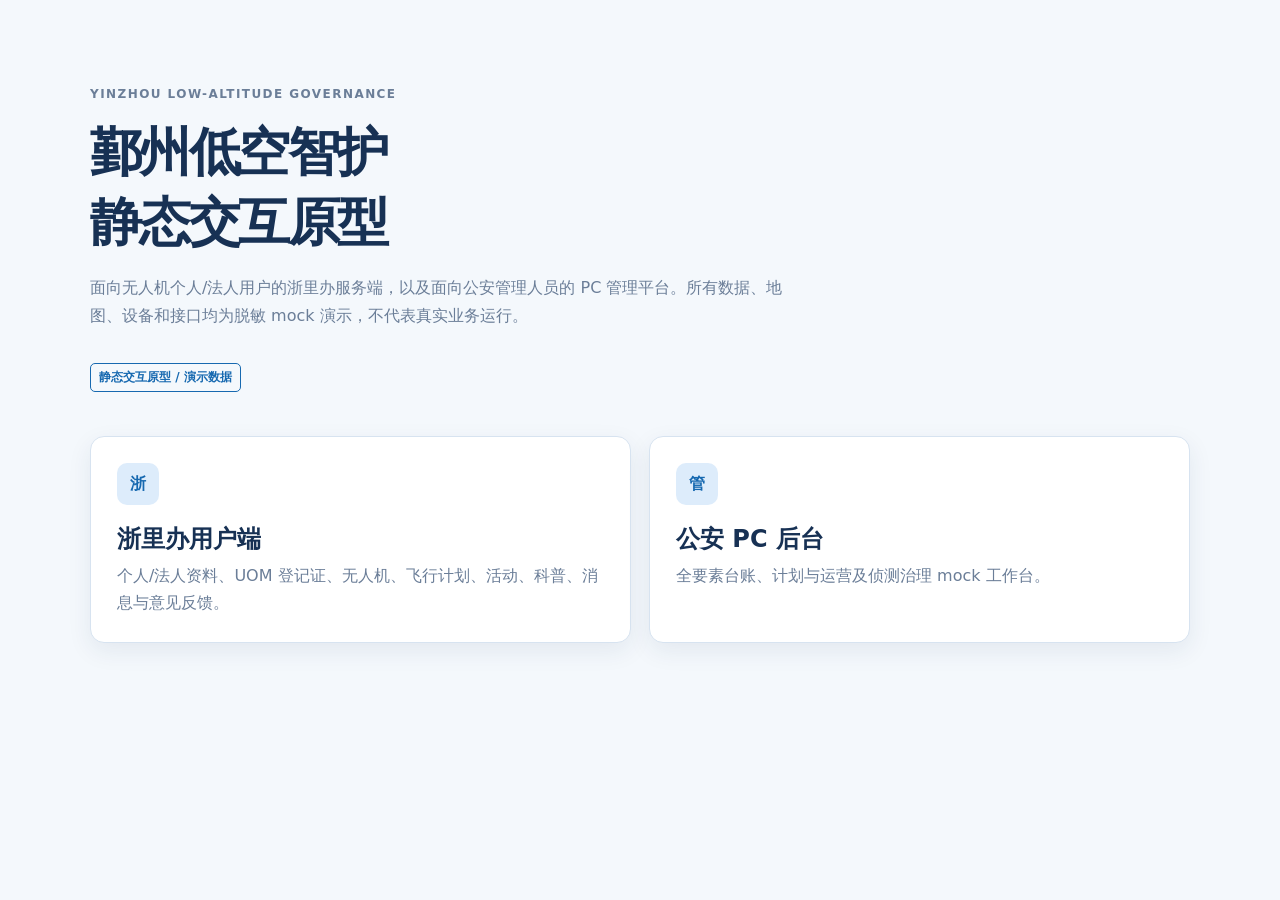
<file: index.html>
<!doctype html>
<html lang="zh-CN">
  <head>
    <meta charset="UTF-8" />
    <meta name="viewport" content="width=device-width, initial-scale=1.0" />
    <meta name="description" content="鄞州低空智护静态交互原型总入口，全部内容为虚构演示数据。" />
    <title>鄞州低空智护 · 原型总入口</title>
    <style>
      :root{font-family:"PingFang SC","Microsoft YaHei",system-ui,sans-serif;color:#173154;background:#f4f8fc}*{box-sizing:border-box}body{margin:0}.wrap{width:min(1100px,calc(100% - 32px));margin:0 auto;padding:72px 0}.eyebrow{color:#1769b0;font-size:12px;font-weight:700;letter-spacing:.12em}.badge{display:inline-flex;margin-top:16px;padding:5px 8px;border:1px solid #1769b0;border-radius:5px;color:#1769b0;font-size:12px;font-weight:700}.hero{max-width:720px}.hero h1{margin:10px 0;font-size:clamp(32px,5vw,52px);letter-spacing:-.05em}.hero p{color:#6b7e98;line-height:1.8}.grid{display:grid;grid-template-columns:repeat(2,minmax(min(280px,100%),1fr));gap:18px;margin-top:44px}.card{display:block;padding:26px;border:1px solid #d7e3f0;border-radius:14px;background:#fff;box-shadow:0 8px 24px rgba(23,49,84,.08);color:inherit;text-decoration:none}.card:hover{border-color:#8dbde0;transform:translateY(-2px)}.mark{display:grid;place-items:center;width:42px;height:42px;border-radius:10px;background:#ddecfb;color:#1769b0;font-weight:800}.card h2{margin:18px 0 8px}.card p{margin:0;color:#6b7e98;line-height:1.65}@media(max-width:620px){.wrap{padding-top:42px}.grid{grid-template-columns:1fr}}
    </style>
  </head>
  <body>
    <main class="wrap">
      <section class="hero">
        <p class="eyebrow">YINZHOU LOW-ALTITUDE GOVERNANCE</p>
        <h1>鄞州低空智护<br />静态交互原型</h1>
        <p>面向无人机个人/法人用户的浙里办服务端，以及面向公安管理人员的 PC 管理平台。所有数据、地图、设备和接口均为脱敏 mock 演示，不代表真实业务运行。</p>
        <span class="badge">静态交互原型 / 演示数据</span>
      </section>
      <section class="grid" aria-label="原型入口">
        <a class="card" href="apps/zheliban/">
          <span class="mark">浙</span>
          <h2>浙里办用户端</h2>
          <p>个人/法人资料、UOM 登记证、无人机、飞行计划、活动、科普、消息与意见反馈。</p>
        </a>
        <a class="card" href="apps/admin/">
          <span class="mark">管</span>
          <h2>公安 PC 后台</h2>
          <p>全要素台账、计划与运营及侦测治理 mock 工作台。</p>
        </a>
      </section>
    </main>
  </body>
</html>
</file>
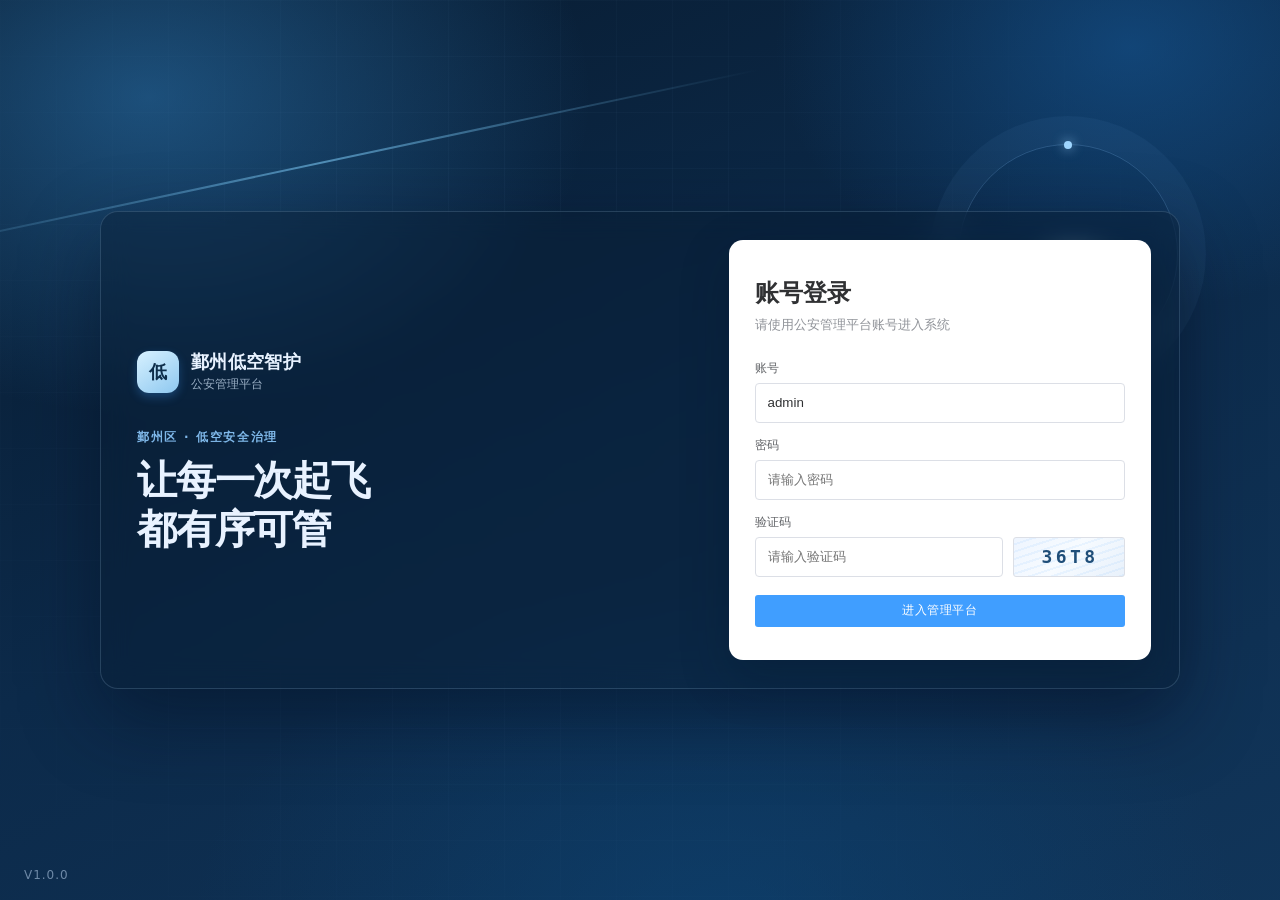
<file: apps/admin/index.html>
<!doctype html>
<html lang="zh-CN">
  <head>
    <meta charset="UTF-8" />
    <meta name="viewport" content="width=device-width, initial-scale=1.0" />
    <meta name="description" content="鄞州低空智护公安管理平台。" />
    <title>鄞州低空智护 · 公安后台</title>
    <link rel="stylesheet" href="styles.css" />
    <link rel="stylesheet" href="ruoyi.css" />
    <link rel="stylesheet" href="certificate.css" />
    <link rel="stylesheet" href="rich-editor.css" />
  </head>
  <body>
    <main id="app" class="admin-shell" aria-live="polite"></main>
    <script src="../../shared/data/mock-data.js"></script>
    <script src="js/core/ui.js"></script>
    <script src="js/core/rich-editor.js"></script>
    <script src="js/core/form-page.js"></script>
    <script src="js/core/page-help.js"></script>
    <script src="js/modules/forms.js"></script>
    <script src="js/modules/system.js"></script>
    <script src="app.js"></script>
  </body>
</html>
</file>
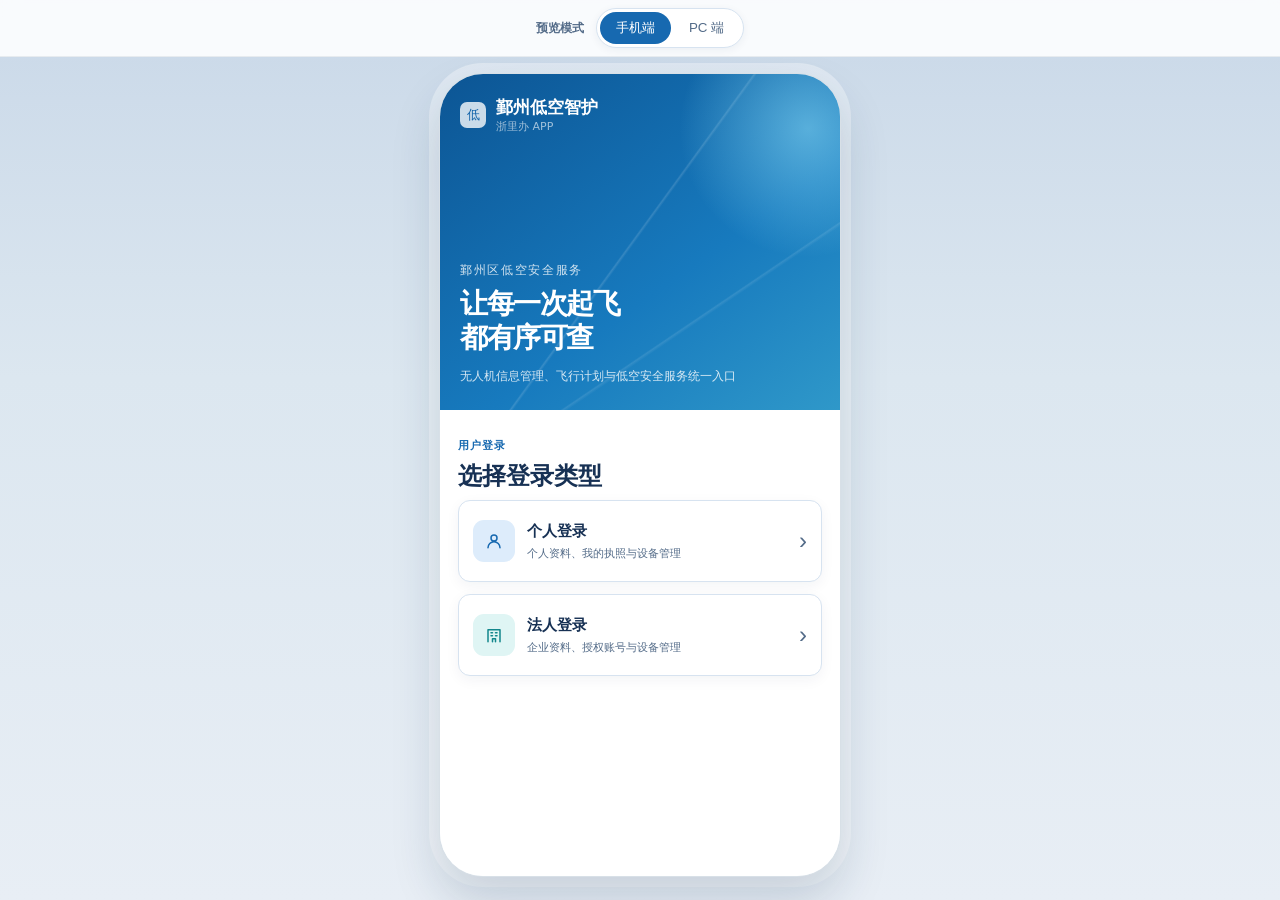
<file: apps/zheliban/index.html>
<!doctype html>
<html lang="zh-CN">
  <head>
    <meta charset="UTF-8" />
    <meta name="viewport" content="width=device-width, initial-scale=1.0" />
    <meta name="description" content="鄞州低空智护用户端，支持浙江省政务服务网与浙里办 APP 访问。" />
    <title>鄞州低空智护 · 用户端</title>
    <link rel="stylesheet" href="styles.css" />
  </head>
  <body>
    <div class="viewport-stage" data-viewport="mobile">
      <div class="viewport-toolbar" role="toolbar" aria-label="预览模式切换">
        <span class="viewport-toolbar-label">预览模式</span>
        <div class="viewport-switch" role="group" aria-label="设备形态">
          <button type="button" class="viewport-option is-active" data-action="set-viewport" data-value="mobile" aria-pressed="true">手机端</button>
          <button type="button" class="viewport-option" data-action="set-viewport" data-value="desktop" aria-pressed="false">PC 端</button>
        </div>
      </div>
      <div class="viewport-frame">
        <main id="app" class="phone-shell viewport-mobile" aria-live="polite"></main>
      </div>
    </div>
    <script src="../../shared/data/mock-data.js"></script>
    <script src="app.js"></script>
  </body>
</html>
</file>
<file: apps/admin/styles.css>
:root{--canvas:#f4f8fc;--surface:#fff;--soft:#e9f3fc;--ink:#173154;--muted:#536b88;--line:#d7e3f0;--primary:#1769b0;--navy:#12385e;--navy-2:#0d2d4a;--success:#22865d;--warning:#b76a12;--danger:#c94b46;--shadow:0 8px 24px rgba(23,49,84,.08);font-family:"PingFang SC","Microsoft YaHei","Noto Sans CJK SC",system-ui,sans-serif;color:var(--ink);background:var(--canvas);font-variant-numeric:tabular-nums}*{box-sizing:border-box}body{margin:0}.admin-shell{display:grid;grid-template-columns:240px minmax(0,1fr);min-block-size:100dvb}.side{position:sticky;inset-block-start:0;display:grid;grid-template-rows:auto minmax(0,1fr) auto;block-size:100dvb;padding:24px 14px 18px;background:var(--navy);color:#dcecff}.admin-brand{display:flex;align-items:center;gap:10px;padding:0 10px 22px}.brand-mark{display:grid;place-items:center;width:30px;height:30px;border-radius:8px;background:#d7f1ff;color:var(--navy);font-weight:800}.admin-brand b{display:block;color:#fff;font-size:16px}.admin-brand small{display:block;margin-top:3px;color:#acc9dd;font-size:11px}.side-scroll{min-block-size:0;overflow:auto;padding-right:3px}.nav-group{margin:8px 0 16px}.nav-group>span{display:block;padding:0 11px 7px;color:#90afc9;font-size:10px;font-weight:700;letter-spacing:.1em}.nav-link{display:flex;align-items:center;gap:9px;width:100%;min-height:38px;padding:8px 11px;border:0;border-left:3px solid transparent;background:transparent;color:#c5d8e9;text-align:left;font:13px inherit;cursor:pointer}.nav-link:hover{background:rgba(255,255,255,.08);color:#fff}.nav-link.active{border-left-color:#80d9ff;background:rgba(255,255,255,.12);color:#fff;font-weight:700}.nav-link svg{width:15px;height:15px;stroke:currentColor;fill:none;stroke-width:2;stroke-linecap:round;stroke-linejoin:round}.side-footer{display:flex;align-items:center;gap:7px;padding:10px;color:#acc9dd;font-size:11px}.live{width:7px;height:7px;border-radius:50%;background:var(--success);box-shadow:0 0 0 3px rgba(45,187,128,.14)}.main-shell{display:grid;grid-template-rows:64px minmax(0,1fr);min-width:0;min-height:100dvb}.topbar{display:flex;align-items:center;justify-content:space-between;gap:16px;padding:0 28px;border-bottom:1px solid var(--line);background:rgba(255,255,255,.94)}.crumb{font-size:14px;font-weight:700}.crumb i{padding:0 8px;color:var(--muted);font-style:normal}.top-actions{display:flex;align-items:center;gap:10px;white-space:nowrap}.proto{display:inline-flex;align-items:center;min-height:24px;padding:3px 8px;border:1px solid var(--primary);border-radius:5px;color:var(--primary);font-size:11px;font-weight:700}.avatar{display:grid;place-items:center;width:28px;height:28px;border-radius:50%;background:#ddecfb;color:var(--primary);font-size:12px;font-weight:800}.notify{width:9px;height:9px;border-radius:50%;background:var(--danger)}.page-body{min-block-size:0;overflow:auto;padding:26px 28px 44px}.page-heading{display:flex;align-items:flex-start;justify-content:space-between;gap:16px;margin-bottom:20px}.page-heading h1{margin:4px 0 5px;font-size:28px;letter-spacing:-.04em}.page-heading p{margin:0;color:var(--muted);font-size:13px}.eyebrow,.label{margin:0;color:var(--primary);font-size:11px;font-weight:700;letter-spacing:.1em}.primary-btn,.secondary-btn,.danger-btn,.text-btn{display:inline-flex;align-items:center;justify-content:center;gap:6px;min-height:36px;padding:0 12px;border:1px solid transparent;border-radius:7px;font:600 12px inherit;cursor:pointer}.primary-btn{background:var(--primary);color:#fff}.secondary-btn{border-color:#acc9e2;background:#fff;color:var(--primary)}.danger-btn{border-color:#edc3be;background:#fff1f0;color:var(--danger)}.text-btn{min-height:28px;padding:0;border:0;background:transparent;color:var(--primary)}.primary-btn:hover,.secondary-btn:hover,.danger-btn:hover,.text-btn:hover{filter:brightness(.96)}.primary-btn:focus,.secondary-btn:focus,.danger-btn:focus,.text-btn:focus,.nav-link:focus{outline:3px solid rgba(84,182,229,.4);outline-offset:2px}.metric-grid{display:grid;grid-template-columns:repeat(4,minmax(min(170px,100%),1fr));gap:12px;margin-bottom:14px}.metric-card,.panel,.table-wrap,.form-panel{border:1px solid var(--line);border-radius:10px;background:var(--surface);box-shadow:var(--shadow)}.metric-card{padding:17px}.metric-card span,.metric-card small{display:block;color:var(--muted);font-size:12px}.metric-card strong{display:block;margin:7px 0;font-size:28px;letter-spacing:-.05em}.metric-card em{font-style:normal;color:var(--success)}.dashboard-grid{display:grid;grid-template-columns:minmax(0,1.42fr) minmax(310px,.72fr);gap:14px;align-items:stretch}
.dashboard-grid > .dashboard-panel{display:flex;flex-direction:column;min-height:0}
.dashboard-grid > .dashboard-panel > .panel-body{flex:1;display:flex;flex-direction:column;min-height:0}.panel-head{display:flex;align-items:flex-start;justify-content:space-between;gap:10px;padding:17px 18px 13px}.panel-head h2{margin:4px 0 0;font-size:17px}.panel-body{padding:0 18px 18px}.map{position:relative;min-height:282px;overflow:hidden;border:1px solid #cfe1ed;border-radius:8px;background:#e6f3fb}.map:before{position:absolute;inset:0;content:"";background-image:linear-gradient(rgba(24,105,176,.13) 1px,transparent 1px),linear-gradient(90deg,rgba(24,105,176,.13) 1px,transparent 1px);background-size:28px 28px}.map svg{position:absolute;inset:0;width:100%;height:100%;fill:none;stroke:#1b83c5;stroke-width:2;stroke-dasharray:5 7}.map-point{position:absolute;width:11px;height:11px;border-radius:50%;background:var(--primary);box-shadow:0 0 0 7px rgba(23,105,176,.17)}.map-point.a{left:25%;top:42%}.map-point.b{left:62%;top:26%}.map-point.c{right:16%;bottom:22%}.map-legend{position:absolute;inset-inline-start:12px;inset-block-end:12px;display:flex;flex-wrap:wrap;gap:10px;padding:8px 10px;border-radius:6px;background:rgba(255,255,255,.86);font-size:11px}.map-legend i{display:inline-block;width:7px;height:7px;margin-right:4px;border-radius:50%;background:var(--primary)}.attention{list-style:none;margin:0;padding:0}.attention li{display:grid;grid-template-columns:auto 1fr auto;align-items:center;gap:9px;padding:11px 0;border-top:1px solid var(--line)}.attention b{display:block;font-size:13px}.attention small{display:block;margin-top:3px;color:var(--muted);font-size:11px}.status{display:inline-flex;align-items:center;min-height:22px;padding:3px 6px;border-radius:5px;font-size:11px;font-weight:700;white-space:nowrap}.status.success{background:#e1f3ea;color:var(--success)}.status.warning{background:#fff1dc;color:var(--warning)}.status.danger{background:#fce4e3;color:var(--danger)}.status.info{background:#ddecfb;color:var(--primary)}.status.muted{background:#edf2f6;color:var(--muted)}.bottom-grid{display:grid;grid-template-columns:1.1fr .9fr;gap:14px;margin-top:14px}.bar-chart{display:flex;align-items:end;gap:12px;min-height:86px;padding:8px 4px}.bar-chart i{display:block;flex:1;height:var(--h);background:#ddecfb;border-top:3px solid var(--primary)}.dashboard-trend-grid{grid-template-columns:1fr}.panel-head-stack{align-items:flex-start;flex-wrap:wrap;gap:12px}.range-filter{display:grid;gap:8px;justify-items:end;max-width:100%}.range-chips{display:flex;flex-wrap:wrap;gap:6px;justify-content:flex-end}.range-chip{min-height:28px;padding:0 10px;border:1px solid var(--line);border-radius:999px;background:#fff;color:var(--muted);font:500 12px inherit;cursor:pointer;transition:border-color .15s ease,background .15s ease,color .15s ease,transform .15s ease}.range-chip:hover{border-color:#9ec3e6;color:var(--primary)}.range-chip.is-active{border-color:var(--primary);background:#eef6ff;color:var(--primary)}.range-chip:active{transform:scale(.97)}.range-custom{display:flex;flex-wrap:wrap;gap:8px;justify-content:flex-end}.range-custom label{display:grid;gap:4px;color:var(--muted);font-size:11px}.range-custom input{min-height:30px;padding:0 8px;border:1px solid var(--line);border-radius:4px;background:#fff;color:var(--ink);font:12px inherit}.range-hint{margin:10px 0 0;color:var(--muted);font-size:12px}.dashboard-page .metric-card,.dashboard-page .dashboard-panel,.dashboard-page .license-stat-card,.dashboard-page .dist-row{animation:dashboard-rise .45s ease both}.dashboard-page .metric-card:nth-child(1){animation-delay:.02s}.dashboard-page .metric-card:nth-child(2){animation-delay:.06s}.dashboard-page .metric-card:nth-child(3){animation-delay:.1s}.dashboard-page .metric-card:nth-child(4){animation-delay:.14s}.dashboard-page .dashboard-grid .dashboard-panel:nth-child(1){animation-delay:.18s}.dashboard-page .dashboard-grid .dashboard-panel:nth-child(2){animation-delay:.22s}.dashboard-page .dashboard-trend-grid .dashboard-panel{animation-delay:.28s}.metric-card.is-interactive,.license-stat-card.is-interactive,.dist-row.is-interactive{appearance:none;width:100%;text-align:left;font:inherit;color:inherit;cursor:pointer;transition:transform .18s ease,box-shadow .18s ease,border-color .18s ease,background .18s ease}.metric-card.is-interactive:hover,.license-stat-card.is-interactive:hover{transform:translateY(-2px);border-color:#9ec3e6;box-shadow:0 10px 22px rgba(23,105,176,.12)}.metric-card.is-interactive:active,.license-stat-card.is-interactive:active,.dist-row.is-interactive:active{transform:translateY(0) scale(.985)}.dist-row.is-interactive{padding:8px 10px;border:1px solid transparent;border-radius:8px;background:transparent}.dist-row.is-interactive:hover,.dist-row.is-interactive.is-active{border-color:#9ec3e6;background:#f3f9ff}.license-stat-card.is-interactive.is-active{border-color:var(--primary);background:#eef6ff;box-shadow:0 0 0 1px rgba(23,105,176,.18)}.line-chart{display:grid;gap:8px}.line-chart-plot{position:relative;height:220px;background:linear-gradient(180deg,#f7fbff,#fff);border-radius:8px;overflow:visible}.line-chart-plot svg{display:block;width:100%;height:100%}.line-chart-grid{fill:none;stroke:var(--line);stroke-width:1}.line-chart-area{fill:url(#flight-trend-fill);stroke:none;opacity:0;animation:dashboard-fade .5s ease .25s forwards}.line-chart-line{fill:none;stroke:var(--primary);stroke-width:2.5;stroke-linecap:round;stroke-linejoin:round;stroke-dasharray:1200;stroke-dashoffset:1200;animation:dashboard-draw 1s ease .15s forwards}.line-chart-point{cursor:pointer}.line-chart-hit{fill:transparent}.line-chart-dot{fill:#fff;stroke:var(--primary);stroke-width:2;transition:r .15s ease,fill .15s ease}.line-chart-point:hover .line-chart-dot,.line-chart-point.is-active .line-chart-dot{fill:var(--primary);r:6}.line-chart-values{position:absolute;inset:0;pointer-events:none}.line-chart-values span{position:absolute;transform:translate(-50%,calc(-100% - 8px));color:var(--ink);font-size:12px;font-weight:600;font-variant-numeric:tabular-nums;letter-spacing:0;line-height:1;white-space:nowrap;text-rendering:geometricPrecision}.line-chart-values span.is-active{color:var(--primary)}.line-chart-labels{display:grid;grid-template-columns:repeat(7,minmax(0,1fr));gap:4px;color:var(--muted);font-size:12px;text-align:center;font-variant-numeric:tabular-nums}.line-chart-labels .is-active{color:var(--primary);font-weight:600}.license-stat-grid{display:grid;grid-template-columns:repeat(2,minmax(0,1fr));gap:10px}.license-stat-panel{display:flex;flex-direction:column;gap:10px;flex:1;min-height:100%}.license-stat-grid--stack{grid-template-columns:1fr;grid-template-rows:1fr 1fr;flex:1;gap:10px;min-height:0}.license-stat-card{padding:14px;border:1px solid var(--line);border-radius:8px;background:var(--soft)}.license-stat-grid--stack .license-stat-card{display:flex;flex-direction:column;justify-content:center;gap:10px;min-height:0;padding:20px 18px}.license-stat-card span{display:block;color:var(--muted);font-size:12px}.license-stat-grid--stack .license-stat-card span{font-size:13px}.license-stat-card strong{display:block;margin-top:6px;font-size:24px;letter-spacing:-.03em}.license-stat-grid--stack .license-stat-card strong{margin:2px 0 0;font-size:42px;letter-spacing:-.04em;line-height:1}.license-stat-grid--stack .license-stat-mini{margin-top:4px;height:10px}.license-stat-grid--stack .license-stat-card em{margin-top:2px}.license-stat-card--pending{background:#fff;border-color:#9ec3e6}.license-stat-mini{display:block;height:8px;margin:4px 0 2px;overflow:hidden;border-radius:999px;background:#d9e7f2}.license-stat-mini b{display:block;height:100%;border-radius:inherit;background:linear-gradient(90deg,#1769b0,#3d8fd0)}.license-stat-card--pending .license-stat-mini b{background:linear-gradient(90deg,#7aa7cb,#9ec3e6)}.license-stat-card em{display:block;color:var(--muted);font-size:12px;font-style:normal;line-height:1.4}.license-stat-hint{margin:0;color:var(--muted);font-size:12px;line-height:1.5}.dashboard-panel,.dashboard-page.is-settled .license-stat-card,.dashboard-page.is-settled .dist-row,.dashboard-page.is-settled .line-chart-area,.dashboard-page.is-settled .line-chart-line{animation:none!important;opacity:1;transform:none;stroke-dashoffset:0}@media(prefers-reduced-motion:reduce){.dashboard-page .metric-card,.dashboard-page .dashboard-panel,.dashboard-page .license-stat-card,.dashboard-page .dist-row,.line-chart-area,.line-chart-line{animation:none!important;opacity:1;transform:none;stroke-dashoffset:0}.metric-card.is-interactive,.license-stat-card.is-interactive,.dist-row.is-interactive{transition:none}}.shortcut-grid{display:grid;grid-template-columns:repeat(2,minmax(0,1fr));gap:8px}.shortcut-grid button{min-height:46px;border:0;border-radius:6px;background:var(--soft);color:var(--ink);font:600 12px inherit;text-align:left;padding:10px;cursor:pointer}.filter-bar{display:flex;align-items:center;gap:10px;flex-wrap:wrap;margin:0 0 14px}.filter-bar input,.filter-bar select{min-height:38px;padding:0 11px;border:1px solid var(--line);border-radius:7px;background:#fff;color:var(--ink);font:13px inherit}.filter-bar input{width:min(290px,100%)}.filter-bar .grow{margin-left:auto}.table-wrap{overflow:auto}.data-table{width:100%;min-width:780px;border-collapse:collapse;font-size:13px}.data-table th,.data-table td{padding:13px 14px;border-bottom:1px solid var(--line);text-align:left;vertical-align:middle}.data-table th{background:#f8fbfd;color:#59718c;font-size:11px;font-weight:700;letter-spacing:.04em}.data-table tr:last-child td{border-bottom:0}.data-table tr:hover td{background:#fbfdff}.actions{display:flex;gap:7px;flex-wrap:wrap}.empty{padding:36px 20px;border:1px dashed #b8cee0;border-radius:10px;background:#fff;color:var(--muted);text-align:center}.stat-grid{display:grid;grid-template-columns:repeat(auto-fit,minmax(min(210px,100%),1fr));gap:14px}.stat-card{padding:18px;border:1px solid var(--line);border-radius:10px;background:#fff}.stat-card strong{display:block;margin:7px 0;font-size:30px}.stat-card p{margin:0;color:var(--muted);font-size:12px}.situation{color:#e8f4ff}.situation .page-body{background:#071d34}.situation .topbar{background:#0b2741;border-color:#1c5279;color:#e8f4ff}.situation .crumb,.situation .page-heading h1{color:#e8f4ff}.situation .page-heading p{color:#9ab3ca}.situation .metric-card,.situation .panel,.situation .table-wrap{border-color:#1c5279;background:#0c2c49;box-shadow:none}.situation .metric-card span,.situation .metric-card small,.situation .attention small{color:#9ab3ca}.situation .metric-card strong,.situation .panel-head h2,.situation .attention b{color:#e8f4ff}.situation .map{border-color:#1c5279;background:#0b2a46}.situation .map:before{background-image:linear-gradient(rgba(52,182,232,.12) 1px,transparent 1px),linear-gradient(90deg,rgba(52,182,232,.12) 1px,transparent 1px)}.situation .map svg{stroke:#2eacd7}.situation .attention li{border-color:#1c5279}.situation .map-legend{background:#092440;color:#d8efff}.situation .label,.situation .eyebrow{color:#34b6e8}.situation .side{background:#061525}.modal-layer{position:fixed;z-index:20;inset:0;display:grid;place-items:center;background:rgba(13,37,64,.45);padding:20px}.modal{width:min(100%,560px);max-height:85dvb;overflow:auto;padding:22px;border-radius:12px;background:#fff;box-shadow:0 20px 48px rgba(11,35,59,.28);animation:in .22s ease-out}.modal h2{margin:0 0 8px;font-size:20px}.modal p{margin:0 0 16px;color:var(--muted);font-size:13px;line-height:1.6}.form-stack{display:grid;gap:12px}.form-stack label{display:grid;gap:6px;font-size:12px;font-weight:700}.form-stack input,.form-stack select,.form-stack textarea{min-height:40px;padding:9px 10px;border:1px solid var(--line);border-radius:7px;background:#fff;color:var(--ink);font:14px inherit}.form-stack textarea{min-height:78px;resize:vertical}.modal-actions{display:flex;justify-content:flex-end;gap:8px;margin-top:18px}.detail-grid{display:grid;grid-template-columns:repeat(2,minmax(0,1fr));gap:0;border-block-start:1px solid var(--line);border-inline-start:1px solid var(--line);border-radius:2px;overflow:hidden;background:#fff}.detail-grid>div{display:grid;grid-template-columns:132px minmax(0,1fr);align-items:stretch;min-height:42px;padding:0;border-inline-end:1px solid var(--line);border-block-end:1px solid var(--line);font-size:13px;gap:0}.detail-grid>div.is-wide,.detail-grid>div:last-child:nth-child(odd){grid-column:1/-1}.detail-grid span{display:flex;align-items:center;padding:10px 12px;background:#f5f7fa;color:#606266;border-inline-end:1px solid var(--line);font-weight:400;line-height:1.45}.detail-grid b{display:flex;align-items:center;flex-wrap:wrap;gap:6px;min-width:0;margin:0;padding:10px 12px;color:var(--ink);font-weight:500;line-height:1.5;word-break:break-word}.detail-grid>div.is-top{align-items:start}.detail-grid>div.is-top span,.detail-grid>div.is-top b{align-items:flex-start}.toast{position:fixed;z-index:30;inset-inline-end:24px;inset-block-end:24px;padding:12px 15px;border-radius:8px;background:#173154;color:#fff;box-shadow:var(--shadow);font-size:13px;animation:in .2s ease-out}.hidden{display:none!important}@keyframes in{from{opacity:0;transform:translateY(10px)}to{opacity:1;transform:translateY(0)}}@media(max-width:1024px){.admin-shell{grid-template-columns:78px minmax(0,1fr)}.side{padding-inline:8px}.admin-brand{justify-content:center;padding-inline:0}.admin-brand div,.nav-group>span,.nav-link span,.side-footer span{display:none}.nav-link{justify-content:center;border-left:0;border-inline-start:3px solid transparent}.nav-link svg{width:18px;height:18px}.topbar{padding-inline:18px}.page-body{padding:20px}.metric-grid{grid-template-columns:repeat(2,minmax(0,1fr))}.dashboard-grid{grid-template-columns:1fr}.bottom-grid{grid-template-columns:1fr}}@media(max-width:680px){.admin-shell{display:block}.side{position:fixed;z-index:15;inset-inline-start:0;inset-block-end:0;block-size:auto;inline-size:100%;display:flex;padding:5px;background:var(--navy);overflow:auto}.admin-brand,.side-footer,.nav-group>span{display:none}.side-scroll{display:flex;gap:4px;overflow:auto}.nav-group{display:flex;margin:0}.nav-link{min-width:58px;min-height:48px;padding:5px}.main-shell{min-height:100dvb;padding-bottom:58px}.topbar{padding-inline:12px}.top-actions .proto{display:none}.page-body{padding:16px}.page-heading{display:block}.page-heading .actions{margin-top:12px}.metric-grid{grid-template-columns:1fr}.bottom-grid{grid-template-columns:1fr}.detail-grid{grid-template-columns:1fr}.detail-grid>div.is-wide,.detail-grid>div:last-child:nth-child(odd){grid-column:auto}}@media(prefers-reduced-motion:reduce){*,*:before,*:after{animation-duration:.01ms!important;transition-duration:.01ms!important}}

.page-tabs{display:flex;gap:8px;margin-bottom:14px}
.page-tabs button{min-height:36px;padding:0 16px;border:1px solid var(--line);border-radius:8px;background:#fff;color:var(--muted);font:600 13px inherit;cursor:pointer}
.page-tabs button.active{border-color:var(--primary);background:var(--soft);color:var(--primary)}
.page-tabs button:focus-visible{outline:3px solid rgba(84,182,229,.4);outline-offset:2px}
.panel-title{display:flex;align-items:center;justify-content:space-between;gap:10px;margin-bottom:12px}
.panel-title h2{margin:0;font-size:16px}
.record-note{color:var(--muted);font-size:12px}
.address-street-modal .modal-toolbar{display:flex;justify-content:flex-end;margin-bottom:12px}
.address-street-modal .sub-table{margin-top:0}
.address-district-panel{margin-bottom:16px}
.address-district-panel .panel-title{display:flex;align-items:flex-start;justify-content:space-between;gap:12px;margin-bottom:12px}
.address-district-panel .panel-title h2{margin:0;font-size:16px}
.address-district-panel .panel-title .actions{display:flex;flex-wrap:wrap;align-items:center;gap:8px}
.sub-table{margin-top:4px}
.sub-table .data-table{min-width:0}
.content-panel .empty{margin-top:4px}
.manual-admin-preview{display:grid;gap:10px}.manual-admin-preview article{padding:13px;border:1px solid var(--line);border-radius:8px;background:#f8fbfd}.manual-admin-preview b{font-size:14px}.manual-admin-preview p{margin:6px 0 0}.rich-editor-tools{display:flex;gap:6px;padding:7px 8px;border:1px solid var(--line);border-bottom:0;border-radius:7px 7px 0 0;background:#f8fbfd}.rich-editor-tools span{display:inline-grid;place-items:center;min-width:24px;min-height:22px;padding:0 5px;border:1px solid #d5e3ef;border-radius:4px;background:#fff;color:var(--primary);font-size:11px;font-weight:700}.rich-editor-tools+textarea{border-top-left-radius:0;border-top-right-radius:0}.form-help{color:var(--muted);font-size:11px;font-weight:400;line-height:1.55}
.faq-config-note{display:flex;align-items:flex-start;gap:10px;margin:0 0 14px;padding:12px 14px;border:1px solid #c9e1f2;border-radius:8px;background:#f4faff;color:#47617b;font-size:12px;line-height:1.6}.faq-config-note b{flex:none;color:var(--primary)}.faq-data-table th:nth-child(3),.faq-data-table td:nth-child(3){min-width:96px;white-space:nowrap}.faq-data-table th:nth-child(4),.faq-data-table td:nth-child(4){min-width:82px;white-space:nowrap}.faq-data-table td:first-child{min-width:210px}.faq-data-table td:nth-child(2){min-width:270px}.faq-record-id{display:block;margin-top:5px;color:var(--muted);font-size:11px;font-weight:400}.faq-answer-summary{display:-webkit-box;overflow:hidden;color:#47617b;line-height:1.55;-webkit-box-orient:vertical;-webkit-line-clamp:2}.table-pagination{display:flex;align-items:center;justify-content:space-between;gap:12px;padding:12px 14px;border-top:1px solid var(--line);background:#fff;color:var(--muted);font-size:12px}.table-pagination>div{display:flex;align-items:center;gap:5px}.table-pagination .secondary-btn,.page-number{min-height:30px;padding:0 9px;border-radius:5px}.page-number{min-width:30px;border:1px solid var(--line);background:#fff;color:var(--muted);font:600 12px inherit;cursor:pointer}.page-number.active{border-color:var(--primary);background:var(--primary);color:#fff}.page-number:focus-visible{outline:3px solid rgba(84,182,229,.4);outline-offset:2px}.secondary-btn:disabled{cursor:not-allowed;opacity:.5}.rich-editor-tools button{display:inline-grid;place-items:center;min-height:22px;padding:0 7px;border:1px solid #d5e3ef;border-radius:4px;background:#fff;color:var(--primary);font:700 11px inherit;cursor:pointer}.rich-editor-tools button:hover,.rich-editor-tools button:focus-visible{border-color:var(--primary);background:var(--soft);outline:none}
.evidence-card{margin-top:16px;padding:18px;border:1px solid #edc3be;border-radius:10px;background:linear-gradient(135deg,#fff6f5,#fff)}
.evidence-card header{display:flex;align-items:center;justify-content:space-between;gap:10px;margin-bottom:12px}
.evidence-card header b{color:var(--danger);font-size:15px}
.evidence-card header span{color:var(--muted);font-size:12px}
.history-timeline{display:grid;margin:0;padding:0;list-style:none;border:1px solid var(--line);border-radius:10px;background:#fff;overflow:hidden}
.history-timeline li{position:relative;padding:13px 16px 13px 38px;border-bottom:1px solid var(--line)}
.history-timeline li:last-child{border-bottom:0}
.history-timeline li:before{position:absolute;left:16px;top:18px;content:"";width:8px;height:8px;border-radius:50%;background:var(--primary);box-shadow:0 0 0 3px var(--soft)}
.history-timeline b{display:block;font-size:13px}
.history-timeline p{margin:4px 0 0;color:var(--muted);font-size:12px;line-height:1.6}
.history-timeline small{display:block;margin-top:5px;color:var(--muted);font-size:11px}
.timeline-note{margin:0 0 10px;color:var(--muted);font-size:12px}
.modal-wide{width:min(100%,760px)}
.form-grid-2{display:grid;grid-template-columns:repeat(2,minmax(0,1fr));gap:12px}
.compound-field{display:grid;gap:8px}
.region-cascade{display:grid;gap:12px}
.region-cascade-row{display:grid;grid-template-columns:minmax(0,1.15fr) minmax(0,1fr);gap:12px;align-items:stretch}
.region-cascade-side,.region-cascade-detail{min-width:0}
.region-cascade-detail{display:flex;align-items:stretch}
.region-cascade-detail input{width:100%;min-height:40px;margin:0}
.admin-cascader{position:relative;width:100%}
.admin-cascader-trigger{display:flex;align-items:center;justify-content:space-between;gap:8px;width:100%;min-height:40px;padding:9px 12px;border:1px solid var(--line);border-radius:7px;background:#fff;color:var(--ink);font:14px inherit;text-align:left;cursor:pointer;transition:border-color .15s ease,box-shadow .15s ease}
.admin-cascader-trigger.is-placeholder span{color:#98a8b8}
.admin-cascader-trigger:focus,.admin-cascader.is-open .admin-cascader-trigger{border-color:var(--primary);box-shadow:0 0 0 3px rgba(84,182,229,.18);outline:none}
.admin-cascader-caret{flex:none;width:8px;height:8px;border-right:1.5px solid #98a8b8;border-bottom:1.5px solid #98a8b8;transform:rotate(45deg);margin-top:-3px;transition:transform .15s ease}
.admin-cascader.is-open .admin-cascader-caret{transform:rotate(-135deg);margin-top:3px}
.admin-cascader-panel{position:absolute;z-index:12;top:calc(100% + 6px);left:0;display:none;flex-direction:row;align-items:stretch;width:140px;border:1px solid #e4e7ed;border-radius:8px;background:#fff;box-shadow:0 8px 24px rgba(23,49,84,.12);overflow:hidden;transition:width .18s ease}
.admin-cascader.is-open .admin-cascader-panel{display:flex}
.admin-cascader-panel.has-city{width:280px}
.admin-cascader-panel.has-district{width:420px}
.admin-cascader-menu--street{animation:admin-cascader-slide .18s ease}
.admin-cascader-menu{flex:0 0 140px;width:140px;min-height:204px;max-height:240px;padding:6px 0;background:#fff;overflow:auto}
.admin-cascader-menu+.admin-cascader-menu{border-left:1px solid #ebeef5}
.admin-cascader-menu--city,.admin-cascader-menu--district{animation:admin-cascader-slide .18s ease}
.admin-cascader-node{display:flex;align-items:center;justify-content:space-between;gap:8px;width:100%;min-height:34px;padding:0 14px;border:0;background:transparent;color:#606266;font:13px/1.4 inherit;text-align:left;cursor:pointer;white-space:nowrap;transition:background .12s ease,color .12s ease}
.admin-cascader-node span{overflow:hidden;text-overflow:ellipsis}
.admin-cascader-node:hover{background:#f5f7fa;color:var(--primary)}
.admin-cascader-node.is-active{background:#ecf5ff;color:var(--primary);font-weight:600}
.admin-cascader-node.has-children i{flex:none;width:6px;height:6px;border-top:1.5px solid #c0c4cc;border-right:1.5px solid #c0c4cc;transform:rotate(45deg);opacity:.9}
.admin-cascader-node.is-active.has-children i{border-color:currentColor;opacity:1}
.admin-cascader-empty{display:block;padding:12px 14px;color:var(--muted);font-size:12px}
@keyframes admin-cascader-slide{from{opacity:0;transform:translateX(-6px)}to{opacity:1;transform:translateX(0)}}
.form-stack label{overflow:visible}
.cover-upload{display:grid;grid-template-columns:140px minmax(0,1fr);gap:12px;align-items:stretch}
.cover-upload-preview{display:block;width:140px;height:96px;object-fit:cover;border:1px solid var(--line);border-radius:8px;background:#f5f8fb}
.content-cover-media{display:block;width:100%;max-height:320px;object-fit:cover;border-radius:10px;margin:0 0 14px;background:#0f2740}
.zoomable-image{appearance:none;-webkit-appearance:none;margin:0;padding:0;border:0;background:transparent;cursor:zoom-in;display:inline-block;line-height:0;max-width:100%;font:inherit;color:inherit}
.zoomable-image img{display:block;max-width:100%}
.zoomable-image--block,.zoomable-image--cover-block{display:block;width:100%}
.zoomable-image--cover-block{margin:0 0 14px}
.zoomable-image--cover-block .content-cover-media{margin:0}
.zoomable-image--thumb{display:inline-block}
.zoomable-image--inline{display:block;margin:8px 0}
.cover-upload .zoomable-image--thumb{width:140px}
.image-preview-layer{position:fixed;z-index:120;inset:0;display:grid;place-items:center;padding:24px}
.image-preview-backdrop{position:absolute;inset:0;border:0;padding:0;background:rgba(8,22,38,.78);cursor:pointer}
.image-preview-panel{position:relative;z-index:1;margin:0;max-width:min(100%,980px);max-height:min(90vh,calc(100% - 48px));display:grid;place-items:center}
.image-preview-panel img{display:block;max-width:100%;max-height:min(85vh,calc(100% - 48px));width:auto;height:auto;object-fit:contain;border-radius:8px;background:#fff;box-shadow:0 16px 48px rgba(0,0,0,.35)}
.image-preview-close{position:absolute;top:-12px;right:-12px;width:36px;height:36px;border:0;border-radius:50%;background:#fff;color:#12385e;font-size:22px;line-height:1;cursor:pointer;box-shadow:0 6px 16px rgba(0,0,0,.2)}
.cover-upload-placeholder{display:grid;place-content:center;gap:4px;width:140px;height:96px;border:1px dashed #8dbde0;border-radius:8px;background:#f5f8fb;color:var(--muted);text-align:center}
.cover-upload-placeholder b{font-size:12px;color:var(--ink)}
.cover-upload-placeholder span{font-size:11px}
.sort-stepper{display:inline-flex;align-items:center;gap:0;width:fit-content;border:1px solid var(--line);border-radius:8px;overflow:hidden;background:#fff}
.sort-stepper input{width:64px;height:36px;margin:0;border:0;border-left:1px solid var(--line);border-right:1px solid var(--line);border-radius:0;text-align:center;font-size:14px;font-weight:600;color:var(--ink);background:#fff;-moz-appearance:textfield}
.sort-stepper input::-webkit-outer-spin-button,.sort-stepper input::-webkit-inner-spin-button{-webkit-appearance:none;margin:0}
.sort-step-btn{width:36px;height:36px;margin:0;padding:0;border:0;border-radius:0;background:#f5f8fb;color:var(--primary);font-size:18px;line-height:1;cursor:pointer}
.sort-step-btn:hover{background:#e8f3fb}
.upload-drop{position:relative;display:grid;justify-items:center;gap:6px;padding:16px 12px;border:1px dashed #8dbde0;border-radius:8px;background:var(--soft);text-align:center;cursor:pointer}
.upload-drop input{position:absolute;inset:0;opacity:0;cursor:pointer}
.upload-drop b{font-size:13px}
.upload-drop small{color:var(--muted);font-size:11px;line-height:1.45}
.upload-drop em{padding:6px 12px;border-radius:6px;background:var(--primary);color:#fff;font-size:11px;font-style:normal;font-weight:700}
.upload-drop.slim{padding:12px 10px}
.upload-drop:focus-within{outline:3px solid rgba(23,105,176,.25);outline-offset:2px}
.config-fieldset{margin:0;padding:14px;border:1px dashed var(--line);border-radius:8px}
.config-fieldset legend{padding:0 6px;color:var(--muted);font-size:12px;font-weight:700}
.fixed-field{display:grid;grid-template-columns:auto minmax(0,1fr);gap:8px;align-items:center}
.fixed-field span{display:inline-flex;align-items:center;min-height:40px;padding:0 12px;border:1px solid var(--line);border-radius:7px;background:#f5f8fb;color:var(--muted);font-size:13px;font-weight:600;white-space:nowrap}
.fixed-field input{min-height:40px;width:100%}
.readonly-fields{display:grid;gap:8px;margin-top:12px;padding:12px;border:1px solid var(--line);border-radius:8px;background:#f8fbfd}
.readonly-fields div{display:grid;grid-template-columns:120px minmax(0,1fr);gap:10px;font-size:13px}
.readonly-fields span{color:var(--muted)}
.readonly-fields b{font-weight:600}
.config-rows{display:grid;gap:8px;margin-bottom:10px}
.config-row{display:grid;grid-template-columns:minmax(0,1.1fr) minmax(0,.85fr) minmax(0,.7fr) minmax(0,1.2fr) auto;gap:8px;align-items:center}
.config-row input,.config-row select{min-height:36px;padding:0 9px;border:1px solid var(--line);border-radius:7px;background:#fff;color:var(--ink);font:13px inherit}
.enroll-config-fieldset{border-style:solid;border-color:#c9dff3}
.enroll-field-config{display:grid;gap:10px}
.enroll-field-table-wrap{margin:0}
.enroll-field-table{min-width:860px}
.enroll-field-table th,.enroll-field-table td{vertical-align:middle}
.enroll-field-table .col-sort{width:48px;text-align:center;color:var(--muted);font-weight:600}
.enroll-field-table .col-check{width:56px;text-align:center}
.enroll-field-table input[type="text"],.enroll-field-table input:not([type]),.enroll-field-table select{width:100%;min-height:34px;padding:0 8px;border:1px solid var(--line);border-radius:6px;background:#fff;font:13px inherit}
.enroll-field-table input:disabled,.enroll-field-table select:disabled,.enroll-field-table .type-chip:disabled,.enroll-field-table .text-btn:disabled{opacity:.55;cursor:not-allowed}
.enroll-field-table .empty-cell{padding:18px;text-align:center;color:var(--muted)}
.type-chip-group{display:inline-flex;flex-wrap:wrap;gap:4px}
.type-chip{min-height:28px;padding:0 10px;border:1px solid var(--line);border-radius:6px;background:#fff;color:var(--muted);font:600 12px inherit;cursor:pointer}
.type-chip.active{border-color:var(--primary);background:var(--soft);color:var(--primary)}
.field-ops{flex-wrap:wrap;gap:4px 8px}
.enroll-field-actions{display:flex;flex-wrap:wrap;align-items:center;gap:10px}
.perm-tree{display:grid;gap:14px;max-height:420px;overflow:auto;padding:4px 2px;margin-bottom:4px}
.perm-group{border:1px solid var(--line);border-radius:8px;overflow:hidden}
.perm-group-label{display:flex;align-items:center;gap:8px;padding:10px 12px;background:#f8fbfd;font-size:13px;font-weight:700}
.perm-menu{display:flex;flex-wrap:wrap;align-items:center;justify-content:space-between;gap:6px;padding:8px 12px 8px 28px;border-top:1px solid var(--line);font-size:12px}
.perm-menu>label{display:flex;align-items:center;gap:6px;font-weight:600}
.perm-buttons{display:flex;flex-wrap:wrap;gap:10px}
.perm-buttons label{display:flex;align-items:center;gap:4px;color:var(--muted)}
.map-mode-tabs{display:flex;gap:4px;padding:3px;border:1px solid var(--line);border-radius:8px;background:#fff}
.map-mode-tabs button{min-height:28px;padding:0 10px;border:0;border-radius:6px;background:transparent;color:var(--muted);font:600 12px inherit;cursor:pointer}
.map-mode-tabs button.active{background:var(--soft);color:var(--primary)}
.map-heat{position:absolute;border-radius:50%;pointer-events:none}
.map-heat.h1{left:18%;top:30%;width:150px;height:150px;background:radial-gradient(circle,rgba(201,75,70,.55),rgba(230,162,60,.28) 55%,transparent 72%)}
.map-heat.h2{left:52%;top:12%;width:120px;height:120px;background:radial-gradient(circle,rgba(230,162,60,.5),rgba(230,162,60,.2) 55%,transparent 72%)}
.map-heat.h3{right:10%;bottom:12%;width:170px;height:170px;background:radial-gradient(circle,rgba(23,105,176,.45),rgba(23,105,176,.16) 55%,transparent 72%)}
.density-grid{position:absolute;inset:0;display:grid;grid-template-columns:repeat(6,1fr);grid-template-rows:repeat(4,1fr);pointer-events:none}
.density-grid i{border:1px solid rgba(23,105,176,.14);background:rgba(23,105,176,calc(var(--a)/120))}
.loop-panel{margin-top:14px}
.loop-cases{display:flex;gap:6px}
.loop-cases button{min-height:30px;padding:0 12px;border:1px solid var(--line);border-radius:15px;background:#fff;color:var(--muted);font:600 12px inherit;cursor:pointer}
.loop-cases button.active{border-color:var(--primary);background:var(--soft);color:var(--primary)}
.loop-target{display:flex;flex-wrap:wrap;align-items:center;gap:10px;margin-bottom:14px;padding:12px 14px;border:1px solid var(--line);border-radius:8px;background:#f8fbfd;font-size:13px}
.loop-target>span{color:var(--muted);font-size:12px}
.loop-steps{display:grid;grid-template-columns:repeat(5,minmax(0,1fr));gap:8px;margin:0;padding:0;list-style:none;counter-reset:none}
.loop-steps li{display:grid;justify-items:center;gap:7px;padding:12px 8px;border:1px solid var(--line);border-radius:8px;background:#fff;text-align:center;font-size:12px;color:var(--muted);transition:border-color .2s ease,background .2s ease}
.loop-steps li i{display:grid;place-items:center;width:26px;height:26px;border-radius:50%;background:#edf2f6;color:var(--muted);font-style:normal;font-size:12px;font-weight:700}
.loop-steps li.active{border-color:var(--primary);background:var(--soft);color:var(--primary)}
.loop-steps li.active i{background:var(--primary);color:#fff}
.loop-steps li.done{border-color:#bfe3d2;background:#f2faf6;color:var(--success)}
.loop-steps li.done i{background:var(--success);color:#fff}
.loop-result{display:grid;gap:12px;margin-top:14px;padding:14px;border-radius:8px;font-size:13px}
.loop-result.ok{border:1px solid #bfe3d2;background:#f2faf6}
.loop-result.warn{border:1px solid #f0d3b0;background:#fff9f0}
.loop-result b{display:block;margin-bottom:3px;font-size:12px}
.loop-result p{margin:0;color:#47617b;line-height:1.65}
.dist-list{display:grid;gap:10px}
.dist-row{display:grid;grid-template-columns:110px minmax(0,1fr) auto;align-items:center;gap:10px;font-size:12px}
.dist-row span{color:var(--muted);overflow:hidden;text-overflow:ellipsis;white-space:nowrap}
.dist-bar{height:10px;border-radius:5px;background:var(--soft);overflow:hidden}
.dist-bar i{display:block;width:var(--w);height:100%;border-radius:inherit;background:linear-gradient(90deg,var(--primary),#39a0ce)}
.dist-row b{min-width:24px;text-align:right}
.stat-range{min-height:36px;padding:0 10px;border:1px solid var(--line);border-radius:7px;background:#fff;color:var(--ink);font:13px inherit}
.video-player{position:relative;display:grid;place-items:center;align-content:center;gap:8px;width:100%;min-height:200px;margin:14px 0;padding:20px;border:0;border-radius:10px;background:linear-gradient(145deg,#12385e,#1769b0);color:#fff;text-align:center;cursor:pointer}
.video-player .video-play{display:grid;place-items:center;width:52px;height:52px;border-radius:50%;background:rgba(255,255,255,.18);border:2px solid rgba(255,255,255,.7);font-size:19px}
.video-player b{font-size:15px}
.video-player small{color:rgba(255,255,255,.75);font-size:11px}
.playback-strip{margin-top:12px;height:8px;border-radius:4px;background:var(--soft);overflow:hidden}
.playback-strip i{display:block;width:40%;height:100%;border-radius:inherit;background:linear-gradient(90deg,var(--primary),#39a0ce);animation:playback 2.4s ease-in-out infinite}
@keyframes playback{0%{transform:translateX(-100%)}100%{transform:translateX(260%)}}
@media(max-width:900px){.loop-steps{grid-template-columns:1fr;justify-items:start}.loop-steps li{grid-template-columns:auto 1fr;justify-items:start;text-align:left;width:100%}.config-row{grid-template-columns:1fr;gap:6px}.form-grid-2{grid-template-columns:1fr}.region-cascade-select{grid-template-columns:1fr}.region-cascade-row{grid-template-columns:1fr}.faq-config-note,.table-pagination{align-items:flex-start;flex-direction:column}.table-pagination>div{flex-wrap:wrap}}
.service-hero,.content-panel,.content-detail,.reply-panel{border:1px solid var(--line);border-radius:10px;background:#fff;box-shadow:var(--shadow)}.service-hero{display:flex;align-items:flex-start;justify-content:space-between;gap:20px;margin-bottom:16px;padding:22px;background:linear-gradient(135deg,#e9f5fe,#fff)}.service-hero span,.content-detail>span,.reply-panel>span{color:var(--primary);font-size:11px;font-weight:700;letter-spacing:.08em}.service-hero h2{margin:7px 0;font-size:23px;letter-spacing:-.03em}.service-hero p{max-width:700px;margin:0;color:var(--muted);font-size:13px;line-height:1.7}.content-panel{margin-top:16px;padding:18px}.content-panel h2{margin:0 0 10px;font-size:16px}.content-panel p{margin:8px 0;color:#47617b;font-size:13px;line-height:1.75}.content-detail{max-width:860px;padding:26px}.content-detail h2{margin:8px 0 7px;font-size:26px;letter-spacing:-.04em}.content-detail>p:not(.content-meta){color:#47617b;font-size:14px;line-height:1.85}.content-meta{margin:0 0 18px;color:var(--muted);font-size:12px}.content-summary{margin:18px 0;padding:14px;border-left:3px solid var(--primary);background:var(--soft);color:#426078;font-size:14px;line-height:1.75}.content-detail footer{display:flex;gap:8px;margin-top:24px;padding-top:16px;border-top:1px solid var(--line)}.guide-admin-steps{display:grid;grid-template-columns:repeat(2,minmax(0,1fr));overflow:hidden;border:1px solid var(--line);border-radius:10px;background:#fff;box-shadow:var(--shadow)}.guide-admin-steps article{display:grid;grid-template-columns:34px 1fr;gap:12px;padding:18px;border-right:1px solid var(--line);border-bottom:1px solid var(--line)}.guide-admin-steps article:nth-child(2n){border-right:0}.guide-admin-steps article:last-child{grid-column:1/-1;border-bottom:0}.guide-admin-steps article>b{display:grid;place-items:center;width:30px;height:30px;border-radius:50%;background:var(--soft);color:var(--primary);font-size:12px}.guide-admin-steps h2{margin:3px 0 5px;font-size:15px}.guide-admin-steps p{margin:0;color:var(--muted);font-size:12px;line-height:1.6}.faq-admin{padding:12px 0;border-bottom:1px solid var(--line)}.faq-admin:last-child{border-bottom:0}.faq-admin b{font-size:13px}.faq-admin p{margin-bottom:0}.reply-panel{display:grid;gap:8px;margin-top:16px;padding:18px;background:var(--soft)}.reply-panel p{margin:0;color:#426078;font-size:14px;line-height:1.7}.reply-panel small{color:var(--muted);font-size:11px}@media(max-width:680px){.service-hero{display:grid}.guide-admin-steps{grid-template-columns:1fr}.guide-admin-steps article,.guide-admin-steps article:nth-child(2n){border-right:0}.guide-admin-steps article:last-child{grid-column:auto}.content-detail{padding:18px}.content-detail h2{font-size:22px}}

/* Admin login — government atmosphere + light motion */
.admin-shell.is-login{display:block;min-block-size:100dvb;background:#07182c}
.admin-login{position:relative;display:grid;place-items:center;min-block-size:100dvb;padding:28px 20px;overflow:hidden;color:#e8f2ff}
.admin-login-stage{position:absolute;inset:0;pointer-events:none}
.admin-login-aurora{position:absolute;inset:-20% -10%;background:
  radial-gradient(ellipse 48% 42% at 18% 22%,rgba(56,148,220,.42),transparent 60%),
  radial-gradient(ellipse 40% 36% at 82% 18%,rgba(24,98,168,.5),transparent 58%),
  radial-gradient(ellipse 55% 45% at 55% 88%,rgba(12,70,120,.55),transparent 62%),
  linear-gradient(155deg,#061525 0%,#0c2a4a 48%,#12385e 100%);
  animation:admin-login-aurora 16s ease-in-out infinite alternate}
.admin-login-grid{position:absolute;inset:0;opacity:.28;background-image:
  linear-gradient(rgba(160,210,255,.12) 1px,transparent 1px),
  linear-gradient(90deg,rgba(160,210,255,.12) 1px,transparent 1px);
  background-size:56px 56px;mask-image:radial-gradient(circle at 40% 40%,#000 20%,transparent 78%);
  animation:admin-login-grid 28s linear infinite}
.admin-login-beam{position:absolute;inset-inline-start:-10%;inset-block-start:18%;width:70%;height:2px;
  background:linear-gradient(90deg,transparent,rgba(130,210,255,.55),transparent);
  transform:rotate(-12deg);animation:admin-login-beam 7s ease-in-out infinite}
.admin-login-orbit{position:absolute;inset-inline-end:8%;inset-block-start:16%;width:220px;height:220px;border:1px solid rgba(140,200,255,.22);border-radius:50%;
  box-shadow:0 0 0 28px rgba(140,200,255,.05);animation:admin-login-orbit 22s linear infinite}
.admin-login-orbit:before,.admin-login-orbit:after{position:absolute;content:"";border-radius:50%;background:#9fd6ff;box-shadow:0 0 12px rgba(159,214,255,.8)}
.admin-login-orbit:before{inset-inline-start:50%;inset-block-start:-4px;width:8px;height:8px;margin-inline-start:-4px}
.admin-login-orbit:after{inset-inline-end:12%;inset-block-end:18%;width:5px;height:5px;opacity:.7}
.admin-login-drone{position:absolute;inset-inline-end:14%;inset-block-start:28%;width:54px;height:22px;
  background:linear-gradient(90deg,transparent 0 8%,#d7ecff 8% 18%,transparent 18% 40%,#d7ecff 40% 60%,transparent 60% 82%,#d7ecff 82% 92%,transparent 92%);
  filter:drop-shadow(0 0 8px rgba(170,220,255,.55));animation:admin-login-drone 9s ease-in-out infinite}
.admin-login-drone:before{position:absolute;inset:7px 18px;content:"";border-radius:3px;background:rgba(220,240,255,.9)}
.admin-login-shell{position:relative;z-index:1;display:grid;grid-template-columns:minmax(0,1.15fr) minmax(320px,.85fr);gap:28px;width:min(1080px,100%);
  padding:28px;border:1px solid rgba(170,210,240,.18);border-radius:18px;background:rgba(8,28,48,.42);backdrop-filter:blur(14px);
  box-shadow:0 28px 80px rgba(2,12,28,.45);animation:admin-login-rise .7s ease-out}
.admin-login-hero{display:grid;align-content:center;gap:36px;padding:12px 8px 8px;min-height:420px}
.admin-login-brand{display:flex;align-items:center;gap:12px}
.admin-login-brand .brand-mark{display:grid;place-items:center;width:42px;height:42px;border-radius:12px;background:linear-gradient(145deg,#d7f1ff,#8ec8f0);color:#0d2d4a;font-weight:800;font-size:18px;
  animation:admin-login-mark 3.6s ease-in-out infinite}
.admin-login-brand b{display:block;font-size:18px;letter-spacing:.02em}
.admin-login-brand small{display:block;margin-top:2px;color:rgba(210,230,250,.72);font-size:12px}
.admin-login-copy p{margin:0 0 10px;color:#7eb7e8;font-size:12px;font-weight:700;letter-spacing:.14em}
.admin-login-copy h1{margin:0;font-size:clamp(28px,3.4vw,40px);line-height:1.22;letter-spacing:-.03em;font-weight:700}
.admin-login-version{position:absolute;z-index:1;inset-inline-start:24px;inset-block-end:18px;margin:0;color:rgba(190,214,240,.55);font-size:12px;font-weight:500;letter-spacing:.08em;font-variant-numeric:tabular-nums}
.admin-login-card{display:grid;align-content:center;gap:18px;padding:28px 26px 30px;border-radius:14px;background:#fff;color:var(--ink);
  box-shadow:0 18px 48px rgba(4,20,40,.28);animation:admin-login-card .75s ease-out .08s both}
.admin-login-card .eyebrow{margin:0;color:var(--primary);font-size:11px;font-weight:700;letter-spacing:.12em}
.admin-login-card h2{margin:6px 0 6px;font-size:24px;font-weight:600}
.admin-login-card>header>span{display:block;color:var(--muted);font-size:13px;line-height:1.6}
.admin-login-form{display:grid;gap:14px;margin-top:6px}
.admin-login-form label{display:grid;gap:6px}
.admin-login-form label>span{color:#606266;font-size:12px;font-weight:500}
.admin-login-form input{min-height:40px;padding:0 12px;border:1px solid #dcdfe6;border-radius:4px;background:#fff;color:var(--ink);font:14px inherit}
.admin-login-form input:focus{border-color:var(--primary);outline:0;box-shadow:0 0 0 2px rgba(64,158,255,.16)}
.admin-login-captcha-field .admin-login-captcha-row{display:grid;grid-template-columns:minmax(0,1fr) 112px;gap:10px;align-items:stretch}
.admin-login-captcha{display:inline-flex;align-items:center;justify-content:center;gap:2px;min-height:40px;padding:0 8px;border:1px solid #dcdfe6;border-radius:4px;background:
  repeating-linear-gradient(-18deg,rgba(64,158,255,.08) 0 2px,transparent 2px 7px),
  linear-gradient(135deg,#eef5ff,#f7fbff 48%,#e8f1fb);color:#1f4e79;font:700 18px/1 "DIN Alternate","Segoe UI",monospace;letter-spacing:.08em;cursor:pointer;user-select:none}
.admin-login-captcha:hover{border-color:#b3d8ff}
.admin-login-captcha i{display:inline-block;font-style:normal;transform:rotate(calc((var(--i) - 1.5) * 6deg)) translateY(calc((var(--i) % 2) * -2px))}
.admin-login-error{margin:0;padding:8px 10px;border-radius:4px;background:#fef0f0;color:#f56c6c;font-size:12px}
.admin-login-submit{min-height:42px;width:100%;margin-top:4px;border:0;border-radius:4px;font-size:14px;font-weight:600;letter-spacing:.04em}
.admin-login .toast{inset-inline:auto 24px}
.top-user{display:inline-flex;align-items:center;gap:8px;margin-inline-start:4px;padding-inline-start:10px;border-inline-start:1px solid var(--line)}
.top-user-copy{display:grid;gap:1px;line-height:1.2}
.top-user-copy b{font-size:13px;font-weight:500}
.top-user-copy small{color:var(--muted);font-size:11px}
.logout-btn{min-height:28px;padding:0 10px;border:1px solid #dcdfe6;border-radius:3px;background:#fff;color:#606266;font:12px/1 inherit;cursor:pointer}
.logout-btn:hover{border-color:#b3d8ff;color:var(--primary);background:#ecf5ff}
@keyframes admin-login-aurora{from{transform:scale(1) translate3d(0,0,0)}to{transform:scale(1.06) translate3d(-2%,1%,0)}}
@keyframes admin-login-grid{from{transform:translate3d(0,0,0)}to{transform:translate3d(-56px,-28px,0)}}
@keyframes admin-login-beam{0%,100%{opacity:.25;transform:rotate(-12deg) translateX(0)}50%{opacity:.85;transform:rotate(-12deg) translateX(12%)}}
@keyframes admin-login-orbit{from{transform:rotate(0)}to{transform:rotate(360deg)}}
@keyframes admin-login-drone{0%,100%{transform:translate3d(0,0,0)}50%{transform:translate3d(-18px,-10px,0)}}
@keyframes admin-login-mark{0%,100%{transform:translateY(0)}50%{transform:translateY(-3px)}}
@keyframes admin-login-rise{from{opacity:0;transform:translateY(18px)}to{opacity:1;transform:translateY(0)}}
@keyframes admin-login-card{from{opacity:0;transform:translateY(14px) scale(.985)}to{opacity:1;transform:translateY(0) scale(1)}}
@media(max-width:900px){
  .admin-login-shell{grid-template-columns:1fr;padding:18px}
  .admin-login-hero{min-height:0;gap:18px}
  .admin-login-orbit,.admin-login-drone{display:none}
  .admin-login-version{inset-inline-start:16px;inset-block-end:12px}
}
@media(prefers-reduced-motion:reduce){
  .admin-login-aurora,.admin-login-grid,.admin-login-beam,.admin-login-orbit,.admin-login-drone,.admin-login-brand .brand-mark,.admin-login-shell,.admin-login-card{animation:none}
}

.form-entry-tabs{display:inline-flex;gap:4px;margin:0 0 16px;padding:3px;border:1px solid var(--line);border-radius:8px;background:#fff}
.form-entry-tabs button{min-height:32px;padding:0 14px;border:0;border-radius:6px;background:transparent;color:var(--muted);font:600 13px inherit;cursor:pointer}
.form-entry-tabs button.active{background:var(--soft);color:var(--primary)}
.device-picker{display:grid;gap:12px}
.device-picker-search{display:grid;gap:6px;margin:0}
.device-picker-list{display:grid;gap:4px;padding:4px;border:1px solid var(--line);border-radius:8px;background:#fafcff}
.device-picker-item{display:flex;align-items:center;gap:12px;width:100%;min-height:36px;padding:6px 12px;border:1px solid transparent;border-radius:6px;background:#fff;color:inherit;text-align:left;cursor:pointer}
.device-picker-item:hover{border-color:#b3d8ff;background:#f5faff}
.device-picker-item.is-active{border-color:var(--primary);background:#ecf5ff}
.device-picker-item b{flex:0 1 160px;min-width:0;overflow:hidden;text-overflow:ellipsis;white-space:nowrap;font-size:13px;font-weight:600}
.device-picker-item span{flex:0 1 150px;min-width:0;overflow:hidden;text-overflow:ellipsis;white-space:nowrap;color:var(--ink);font-size:12px}
.device-picker-item small{flex:1 1 auto;min-width:0;overflow:hidden;text-overflow:ellipsis;white-space:nowrap;color:var(--muted);font-size:12px}
.device-picker-empty{padding:20px 16px;color:var(--muted);text-align:center;font-size:13px}
.device-picker-selected{display:flex;align-items:center;justify-content:space-between;gap:12px;padding:12px 14px;border:1px solid #b3d8ff;border-radius:8px;background:#ecf5ff}
.device-picker-selected span{display:block;color:var(--primary);font-size:11px;font-weight:700;letter-spacing:.06em}
.device-picker-selected b{display:block;margin-top:4px;font-size:15px}
.device-picker-selected small{display:block;margin-top:4px;color:var(--muted);font-size:12px}
.form-linked-user{display:flex;align-items:center;gap:10px;margin:0 0 12px;padding:10px 12px;border:1px solid var(--line);border-radius:8px;background:#f7fafc;font-size:13px}
.form-linked-user span{color:var(--muted)}
.form-linked-user b{font-weight:600}

.device-picker-pager{display:flex;align-items:center;justify-content:space-between;gap:12px;margin-top:4px;padding:10px 4px 2px;color:var(--muted);font-size:12px}
.device-picker-pager>div{display:flex;align-items:center;gap:8px}
.device-picker-pager .secondary-btn{min-height:28px;padding:0 10px;font-size:12px}
.device-picker-pager .secondary-btn:disabled{opacity:.45;cursor:not-allowed}

.device-picker-pager{display:flex;align-items:center;justify-content:space-between;gap:10px;padding:8px 4px 0;color:var(--muted);font-size:12px}
.device-picker-pager>div{display:flex;gap:8px}
.device-picker-pager .secondary-btn{min-height:28px;padding:0 10px;font-size:12px}
.device-picker-list{max-height:none}

/* dashboard-board-layout */
.dashboard-license{margin:14px 0 0}
.dashboard-license .dashboard-panel--license{overflow:hidden}
.dashboard-license .panel-body{padding:14px 16px 18px}
.license-grid{display:grid;gap:12px;grid-template-columns:repeat(auto-fill,minmax(min(100%,260px),1fr))}
.license-card{appearance:none;display:grid;grid-template-columns:minmax(0,1fr) auto;align-items:center;gap:14px;width:100%;min-height:112px;padding:16px 18px;border:1px solid var(--line);border-radius:8px;background:#fff;text-align:left;font:inherit;color:inherit;cursor:pointer;transition:border-color .15s ease,background .15s ease,box-shadow .15s ease,transform .15s ease}
.license-card-body{min-width:0}
.license-card-title{display:block;overflow:hidden;color:#606266;font-size:13px;line-height:1.35;text-overflow:ellipsis;white-space:nowrap}
.license-card strong{display:block;margin-top:8px;font-size:32px;font-weight:600;line-height:1;letter-spacing:-.03em;color:var(--license-accent,#1769b0)}
.license-card em{display:block;margin-top:8px;color:#909399;font-size:12px;font-style:normal;line-height:1.4}
.license-card--blue{--license-accent:#1769b0;--license-track:#dceaf6;border-color:#cfe3f5;background:linear-gradient(135deg,#f5faff 0%,#fff 68%)}
.license-card--teal{--license-accent:#0d8a72;--license-track:#d5f2eb;border-color:#bfeadf;background:linear-gradient(135deg,#f2fdfa 0%,#fff 68%)}
.license-card--amber{--license-accent:#c07a12;--license-track:#f5e6cf;border-color:#f0d4a8;background:linear-gradient(135deg,#fffaf2 0%,#fff 68%)}
.license-card--violet{--license-accent:#6b4fc7;--license-track:#e7e0fa;border-color:#d3c7f5;background:linear-gradient(135deg,#faf8ff 0%,#fff 68%)}
.license-card--rose{--license-accent:#c44b67;--license-track:#f6dde4;border-color:#efb8c6;background:linear-gradient(135deg,#fff7f9 0%,#fff 68%)}
.license-card--slate{--license-accent:#4f6478;--license-track:#dde5ec;border-color:#c9d4df;background:linear-gradient(135deg,#f7f9fb 0%,#fff 68%)}
.license-ring{--p:0;position:relative;flex:0 0 64px;width:64px;height:64px;border-radius:50%;background:conic-gradient(var(--license-accent,#1769b0) calc(var(--p) * 1%),var(--license-track,#e4eef6) 0);display:grid;place-items:center}
.license-ring:before{position:absolute;inset:7px;border-radius:50%;background:#fff;content:""}
.license-ring b{position:relative;z-index:1;font-size:12px;font-weight:700;color:var(--license-accent,#1769b0)}
.license-card.is-interactive:hover,.license-card.is-active{border-color:var(--license-accent,#1769b0);box-shadow:0 8px 22px rgba(23,49,84,.1);transform:translateY(-1px)}
.license-card.is-active{filter:saturate(1.05)}
.metric-card{position:relative;overflow:hidden}
.metric-card:before{position:absolute;inset:0 auto auto 0;width:100%;height:3px;content:"";opacity:.95}
.metric-card-label{display:block;color:var(--muted);font-size:12px;font-weight:500}
.metric-card--blue{border-color:#c5ddf5;background:linear-gradient(145deg,#f3f9ff 0%,#fff 62%)}
.metric-card--blue:before{background:linear-gradient(90deg,#1769b0,#4a9fd4)}
.metric-card--blue strong{color:#1769b0}
.metric-card--teal{border-color:#b8e8df;background:linear-gradient(145deg,#f0fffb 0%,#fff 62%)}
.metric-card--teal:before{background:linear-gradient(90deg,#0d8a72,#36cfc9)}
.metric-card--teal strong{color:#0d8a72}
.metric-card--amber{border-color:#f0d4a8;background:linear-gradient(145deg,#fffaf0 0%,#fff 62%)}
.metric-card--amber:before{background:linear-gradient(90deg,#c07a12,#ffc069)}
.metric-card--amber strong{color:#c07a12}
.metric-card--violet{border-color:#d3c7f5;background:linear-gradient(145deg,#f8f5ff 0%,#fff 62%)}
.metric-card--violet:before{background:linear-gradient(90deg,#6b4fc7,#9f85f0)}
.metric-card--violet strong{color:#6b4fc7}
.metric-card.is-interactive:hover.metric-card--blue{border-color:#91c3f2;box-shadow:0 10px 24px rgba(23,105,176,.14)}
.metric-card.is-interactive:hover.metric-card--teal{border-color:#7fd8c8;box-shadow:0 10px 24px rgba(13,138,114,.14)}
.metric-card.is-interactive:hover.metric-card--amber{border-color:#f0c078;box-shadow:0 10px 24px rgba(192,122,18,.14)}
.metric-card.is-interactive:hover.metric-card--violet{border-color:#b9a5ef;box-shadow:0 10px 24px rgba(107,79,199,.14)}
.dashboard-flight{display:grid;gap:12px}
.dashboard-flight-toolbar-host,.dashboard-flight-toolbar{display:block}
.dashboard-flight-toolbar{display:flex;align-items:center;justify-content:space-between;gap:12px;flex-wrap:wrap;padding:10px 14px;border:1px solid var(--line);border-radius:2px;background:#fff}
.dashboard-flight-toolbar .range-hint{margin:0;color:#909399;font-size:12px}
.dashboard-flight-toolbar .range-hint b{color:var(--ink);font-weight:500}
.dashboard-flight-toolbar .range-filter{justify-items:end}
.range-filter--board{display:flex;flex-wrap:wrap;align-items:center;gap:10px;max-width:none;justify-content:flex-end}
.range-filter--board .range-chips{display:inline-flex;flex-wrap:wrap;gap:0;padding:2px;border:1px solid #e4e7ed;border-radius:3px;background:#f5f7fa}
.range-filter--board .range-chip{min-height:28px;padding:0 12px;border:0;border-radius:2px;background:transparent;color:#606266;font:400 12px inherit;cursor:pointer;white-space:nowrap}
.range-filter--board .range-chip:hover{color:var(--primary)}
.range-filter--board .range-chip.is-active{background:#fff;color:var(--primary);font-weight:500;box-shadow:0 1px 2px rgba(0,0,0,.06)}
.range-filter--board .range-custom{display:inline-flex;align-items:center;gap:8px;padding:2px 8px;border:1px solid #e4e7ed;border-radius:3px;background:#fff}
.range-filter--board .range-custom input{min-height:28px;padding:0 8px;border:1px solid #dcdfe6;border-radius:3px;font:12px inherit;color:var(--ink);background:#fff}
.range-filter--board .range-custom input:focus{border-color:var(--primary);outline:0;box-shadow:0 0 0 2px rgba(64,158,255,.14)}
.range-filter--board .range-sep{color:#909399;font-size:12px;white-space:nowrap}
.dashboard-flight-toolbar.is-custom{align-items:center}
.dashboard-flight-toolbar.is-custom .range-filter--board{flex:1 1 auto;justify-content:flex-end}
.dashboard-flight-layout{display:grid;grid-template-columns:minmax(0,1.35fr) minmax(260px,.95fr);grid-template-areas:"takeoff activity" "sortie sortie";gap:14px;align-items:stretch}
.dashboard-flight .dashboard-panel{display:flex;flex-direction:column;min-height:0;border-radius:8px;overflow:hidden;box-shadow:0 1px 4px rgba(23,49,84,.04)}
.dashboard-flight .dashboard-panel > .panel-head{position:relative;padding-bottom:14px}
.dashboard-flight .dashboard-panel > .panel-head:after{position:absolute;left:18px;right:18px;bottom:0;height:1px;content:"";background:linear-gradient(90deg,rgba(23,105,176,.12),rgba(23,105,176,0))}
.dashboard-panel--takeoff > .panel-head h2:before{background:#1769b0}
.dashboard-panel--activity > .panel-head h2:before{background:#1769b0}
.dashboard-panel--sortie > .panel-head h2:before{background:#6b4fc7}
.dashboard-flight .dashboard-panel > .panel-head h2:before{display:inline-block;width:4px;height:14px;margin-right:8px;border-radius:2px;vertical-align:-2px;content:""}
.dashboard-flight .dashboard-panel > .panel-body{flex:1;display:flex;flex-direction:column;min-height:0}
.dashboard-panel--takeoff{grid-area:takeoff}
.dashboard-panel--takeoff .panel-body{background:linear-gradient(180deg,#f8fbff 0%,#fff 100%)}
.dashboard-panel--activity{grid-area:activity}
.dashboard-panel--activity .panel-body{background:linear-gradient(180deg,#f8fbff 0%,#fff 100%)}
.dashboard-panel--sortie{grid-area:sortie}
.dashboard-panel--sortie .panel-body{background:linear-gradient(180deg,#fafbff 0%,#fff 100%)}
.dashboard-panel--takeoff .panel-body,.dashboard-panel--activity .panel-body{padding-top:12px}
.dashboard-flight .dist-list{display:grid;gap:8px;flex:1;align-content:start}
.dashboard-flight .dist-row{--dist-accent:#1769b0;--dist-accent-light:#4a9fd4;--dist-soft:#eef6ff;--dist-track:#dceaf6;--dist-line:#cfe3f5;appearance:none;display:grid;grid-template-columns:auto minmax(0,1fr) auto;align-items:center;gap:12px;min-height:52px;padding:10px 12px;border:1px solid var(--dist-line);border-radius:8px;background:#fff;text-align:left;font:inherit;color:inherit;cursor:pointer;transition:border-color .15s ease,background .15s ease,box-shadow .15s ease,transform .15s ease}
.dashboard-flight .dist-rank{display:grid;place-items:center;width:24px;height:24px;border-radius:999px;background:var(--dist-soft,#eef6ff);color:var(--dist-accent,#1769b0);font-size:12px;font-weight:700;flex:none}
.dashboard-flight .dist-main{min-width:0;display:grid;gap:6px}
.dashboard-flight .dist-label{display:block;overflow:hidden;color:#606266;font-size:13px;line-height:1.35;text-overflow:ellipsis;white-space:nowrap}
.dashboard-flight .dist-value{display:grid;place-items:center;min-width:32px;height:32px;padding:0 8px;border-radius:8px;background:var(--dist-soft,#eef6ff);color:var(--dist-accent,#1769b0);font-size:14px;font-weight:700;text-align:center}
.dashboard-flight .dist-bar{height:8px;border-radius:999px;background:var(--dist-track,#edf2f7);overflow:hidden}
.dashboard-flight .dist-bar i{display:block;height:100%;border-radius:inherit;background:linear-gradient(90deg,var(--dist-accent,#1769b0),var(--dist-accent-light,#4a9fd4))}
.dashboard-flight .dist-row.is-interactive:hover,.dashboard-flight .dist-row.is-interactive.is-active{border-color:var(--dist-accent);background:var(--dist-soft);box-shadow:0 6px 18px rgba(23,105,176,.1);transform:translateY(-1px)}
.dashboard-flight .dist-list[data-count="1"] .dist-row{min-height:68px;padding:14px 16px}
.dashboard-flight .dist-list[data-count="1"] .dist-bar{height:10px}
.dashboard-flight .dist-list[data-count="1"] .dist-value{min-width:36px;height:36px;font-size:15px}
.dashboard-flight .dist-empty{margin:0}
.sortie-grid{display:grid;grid-template-columns:repeat(3,minmax(0,1fr));gap:12px}
.sortie-card{appearance:none;display:flex;flex-direction:column;gap:8px;width:100%;min-height:124px;padding:16px 18px;border:1px solid var(--sortie-line,#e8eef5);border-radius:8px;background:#fff;text-align:left;font:inherit;color:inherit;cursor:pointer;transition:border-color .15s ease,background .15s ease,box-shadow .15s ease,transform .15s ease}
.sortie-card span{color:#606266;font-size:13px}
.sortie-card strong{font-size:34px;font-weight:600;line-height:1;letter-spacing:-.03em;color:var(--sortie-accent,#1769b0)}
.sortie-bar{display:block;height:8px;overflow:hidden;border-radius:999px;background:var(--sortie-track,#e4eef6)}
.sortie-bar b{display:block;height:100%;border-radius:inherit;background:linear-gradient(90deg,var(--sortie-accent,#1769b0),var(--sortie-accent-light,#4a9fd4))}
.sortie-card em{color:#909399;font-size:12px;font-style:normal;line-height:1.4}
.sortie-card--blue{--sortie-accent:#1769b0;--sortie-accent-light:#4a9fd4;--sortie-track:#dceaf6;--sortie-line:#cfe3f5;background:linear-gradient(135deg,#f5faff 0%,#fff 68%)}
.sortie-card--teal{--sortie-accent:#0d8a72;--sortie-accent-light:#36cfc9;--sortie-track:#d5f2eb;--sortie-line:#bfeadf;background:linear-gradient(135deg,#f2fdfa 0%,#fff 68%)}
.sortie-card--slate{--sortie-accent:#4f6478;--sortie-accent-light:#7f96ac;--sortie-track:#dde5ec;--sortie-line:#c9d4df;background:linear-gradient(135deg,#f7f9fb 0%,#fff 68%)}
.sortie-card.is-interactive:hover,.sortie-card.is-active{border-color:var(--sortie-accent,#1769b0);box-shadow:0 8px 22px rgba(23,49,84,.1);transform:translateY(-1px)}
.dashboard-page .dashboard-license,.dashboard-page .dashboard-flight{animation:dashboard-rise .4s ease both}
.dashboard-page .dashboard-flight{animation-delay:.12s}
.dashboard-page .dashboard-license{animation-delay:.18s}
.dashboard-page.is-settled .dashboard-license,.dashboard-page.is-settled .dashboard-flight,.dashboard-page.is-settled .license-card,.dashboard-page.is-settled .sortie-card,.dashboard-page.is-settled .dist-row{animation:none!important;opacity:1;transform:none}
@media (max-width:1100px){
  .dashboard-flight-layout{grid-template-columns:1fr;grid-template-areas:"takeoff" "activity" "sortie"}
  .sortie-grid{grid-template-columns:1fr}
}
@media (max-width:720px){
  .dashboard-flight-toolbar{align-items:stretch}
  .dashboard-flight-toolbar .range-filter,.range-filter--board,.range-filter--board .range-chips{justify-content:flex-start}
  .range-filter--board.is-custom{width:100%}
  .range-filter--board .range-custom{flex:1 1 100%;justify-content:space-between}
  .license-grid{grid-template-columns:1fr}
}
</file>
<file: apps/admin/ruoyi.css>
:root {
  --canvas: #f5f7fa;
  --surface: #ffffff;
  --soft: #ecf5ff;
  --ink: #303133;
  --muted: #909399;
  --line: #e4e7ed;
  --primary: #409eff;
  --primary-hover: #66b1ff;
  --navy: #1f2d3d;
  --navy-2: #263445;
  --nav-active: #409eff;
  --nav-text: #a8b3c2;
  --nav-text-strong: #e8eef6;
  --success: #67c23a;
  --warning: #e6a23c;
  --danger: #f56c6c;
  --shadow: none;
  --sidebar-width: 236px;
}

* { scrollbar-color: #c0c4cc transparent; }

.admin-shell { grid-template-columns: var(--sidebar-width) minmax(0, 1fr); background: var(--canvas); }
#app:has(.side.collapsed) { --sidebar-width: 64px; }
.side { padding: 0; background: linear-gradient(180deg, #243447 0%, #1f2d3d 48%, #1a2634 100%); box-shadow: none; transition: width .2s ease; }
.admin-brand { min-height: 56px; padding: 0 16px; border-bottom: 1px solid rgba(255,255,255,.08); gap: 10px; }
.brand-mark { width: 28px; height: 28px; border-radius: 6px; background: linear-gradient(145deg, #79bbff, #409eff); color: #fff; font-size: 14px; box-shadow: 0 4px 10px rgba(64,158,255,.28); }
.admin-brand b { font-size: 15px; letter-spacing: .02em; white-space: nowrap; color: #fff; }
.admin-brand small { display: none; }
.side-scroll { padding: 10px 0 14px; }
.nav-group { margin: 0 0 2px; }
.nav-group-toggle, .nav-link { border: 0; border-left: 3px solid transparent; border-radius: 0; }
.nav-group-toggle { display: flex; align-items: center; gap: 10px; width: 100%; min-height: 44px; padding: 0 14px; background: transparent; color: var(--nav-text); font: 600 13px/1.2 inherit; text-align: left; cursor: pointer; letter-spacing: .01em; }
.nav-group-toggle svg, .nav-link svg { width: 16px; height: 16px; flex: 0 0 auto; fill: none; stroke: currentColor; stroke-width: 1.7; stroke-linecap: round; stroke-linejoin: round; opacity: .92; }
.nav-group-toggle > i { margin-left: auto; font-size: 12px; font-style: normal; color: #7f8b9b; transition: transform .15s ease, color .15s ease; }
.nav-group.open .nav-group-toggle { color: var(--nav-text-strong); background: rgba(64,158,255,.08); }
.nav-group.open .nav-group-toggle > i { transform: rotate(180deg); color: var(--nav-active); }
.nav-group-toggle:hover, .nav-link:hover { background: rgba(255,255,255,.06); color: #fff; }
.nav-children { display: none; background: rgba(0,0,0,.18); padding: 4px 0 6px; }
.nav-group.open .nav-children { display: block; }
.nav-link { display: flex; align-items: center; gap: 10px; width: 100%; min-height: 40px; padding: 0 14px 0 40px; color: var(--nav-text); font: 13px/1.2 inherit; text-align: left; cursor: pointer; background: transparent; }
.nav-link.active { border-left-color: var(--nav-active); background: linear-gradient(90deg, rgba(64,158,255,.22), rgba(64,158,255,.08)); color: #fff; font-weight: 500; }
.nav-link.active svg { color: var(--nav-active); opacity: 1; }
.side-footer { display: flex; align-items: center; gap: 8px; padding: 12px 16px; border-top: 1px solid rgba(255,255,255,.08); color: #8f9aab; font-size: 12px; }
.side-footer .live { width: 7px; height: 7px; border-radius: 50%; background: #67c23a; box-shadow: 0 0 0 3px rgba(103,194,58,.18); }
.side.collapsed .admin-brand, .side.collapsed .nav-group-toggle, .side.collapsed .nav-link, .side.collapsed .side-footer { justify-content: center; padding-inline: 0; }
.side.collapsed .admin-brand > div, .side.collapsed .nav-group-toggle span, .side.collapsed .nav-group-toggle > i, .side.collapsed .nav-link span, .side.collapsed .side-footer span { display: none; }
.side.collapsed .nav-link { border-left-width: 3px; padding-inline: 0; justify-content: center; }
.side.collapsed .nav-children { background: transparent; }

.main-shell { grid-template-rows: 50px 38px minmax(0, 1fr); min-height: 100dvb; }
.topbar { padding: 0 18px; border-bottom-color: var(--line); background: var(--surface); color: var(--ink); }
.topbar-left { display: flex; align-items: center; gap: 14px; min-width: 0; }
.crumb { font-size: 14px; font-weight: 400; color: #606266; white-space: nowrap; overflow: hidden; text-overflow: ellipsis; }
.crumb i { color: #c0c4cc; }
.top-actions { gap: 10px; color: #606266; }
.top-actions > b { font-size: 13px; font-weight: 400; }
.proto { min-height: 24px; padding: 2px 7px; border-color: #b3d8ff; border-radius: 3px; color: var(--primary); font-size: 11px; font-weight: 500; }
.top-icon { display: inline-grid; place-items: center; width: 30px; height: 30px; padding: 0; border: 0; border-radius: 3px; background: transparent; color: #606266; font: 18px/1 system-ui; cursor: pointer; }
.top-icon svg { width: 17px; height: 17px; fill: none; stroke: currentColor; stroke-linecap: round; stroke-linejoin: round; stroke-width: 2; }
.top-icon:hover { background: #f5f7fa; color: var(--primary); }
.avatar { display: grid; place-items: center; width: 28px; height: 28px; border-radius: 3px; background: #ecf5ff; color: var(--primary); font-size: 12px; font-weight: 600; }
.top-user { border-inline-start-color: var(--line); }
.logout-btn { border-color: #dcdfe6; border-radius: 3px; color: #606266; }
.logout-btn:hover { border-color: #b3d8ff; color: var(--primary); background: #ecf5ff; }
.admin-login-card .eyebrow { color: var(--primary); }
.admin-login-submit { background: var(--primary); }
.admin-login-submit:hover { background: var(--primary-hover); }
.admin-login-captcha { border-color: #dcdfe6; border-radius: 3px; }
.admin-login-captcha:hover { border-color: #b3d8ff; }

.route-tabs { display: flex; min-width: 0; height: 38px; border-bottom: 1px solid var(--line); background: var(--surface); }
.route-tabs-scroll { display: flex; flex: 1; min-width: 0; overflow-x: auto; overflow-y: hidden; padding-left: 10px; }
.route-tab { display: inline-flex; align-items: center; min-width: max-content; height: 32px; margin: 3px 3px 3px 0; border: 1px solid #d8dce5; border-radius: 2px; background: var(--surface); color: #606266; font: 12px inherit; }
.route-tab-link { height: 30px; padding: 0 10px; border: 0; background: transparent; color: inherit; font: inherit; cursor: pointer; white-space: nowrap; }
.route-tab.active { border-color: var(--primary); background: var(--primary); color: #fff; }
.route-tab:hover:not(.active) { border-color: #b3d8ff; color: var(--primary); }
.tab-close { display: inline-grid; place-items: center; width: 18px; height: 18px; margin-right: 3px; padding: 0; border: 0; border-radius: 50%; background: transparent; color: inherit; font: 15px/1 system-ui; cursor: pointer; }
.tab-close:hover { background: rgba(255,255,255,.24); }
.route-tab:not(.active) .tab-close:hover { background: #c0c4cc; color: #fff; }
.page-body { padding: 18px 20px 36px; }
.page-heading { align-items: center; margin-bottom: 16px; }
.page-heading h1 { margin: 0; font-size: 20px; font-weight: 500; letter-spacing: 0; }
.page-heading p { margin-top: 5px; color: #909399; }
.eyebrow { display: none; }
.actions { gap: 8px; }
.primary-btn, .secondary-btn, .danger-btn, .text-btn { min-height: 32px; padding: 0 11px; border-radius: 3px; font-size: 12px; font-weight: 400; transition: background-color .15s ease, border-color .15s ease, color .15s ease; }
.primary-btn { background: var(--primary); }
.primary-btn:hover { background: var(--primary-hover); filter: none; }
.secondary-btn { border-color: #dcdfe6; color: #606266; }
.secondary-btn:hover { border-color: #b3d8ff; background: #ecf5ff; color: var(--primary); filter: none; }
.danger-btn { border-color: #fbc4c4; background: #fef0f0; color: var(--danger); }
.danger-btn:hover { border-color: var(--danger); background: var(--danger); color: #fff; filter: none; }
.text-btn { min-height: 26px; color: var(--primary); }
.text-btn:hover { color: var(--primary-hover); filter: none; }
.primary-btn:focus-visible, .secondary-btn:focus-visible, .danger-btn:focus-visible, .text-btn:focus-visible, .nav-link:focus-visible, .nav-group-toggle:focus-visible, .route-tab:focus-visible, .top-icon:focus-visible { outline: 2px solid var(--primary); outline-offset: 2px; }

.metric-grid, .dashboard-grid, .bottom-grid, .stat-grid { gap: 16px; }
.metric-grid { margin-bottom: 16px; }
.metric-card, .panel, .table-wrap, .form-panel, .detail-grid, .stat-card { border-color: var(--line); border-radius: 2px; box-shadow: none; }
.metric-card, .stat-card { padding: 16px; }
.metric-card strong, .stat-card strong { font-size: 26px; font-weight: 500; }
.panel-head { padding: 16px 16px 12px; border-bottom: 1px solid var(--line); }
.panel-head h2 { font-size: 16px; font-weight: 500; }
.panel-body { padding: 16px; }
.label { color: #909399; font-weight: 400; letter-spacing: 0; }
.map, .map-legend { border-radius: 2px; }
.filter-bar { display: flex; flex-wrap: wrap; gap: 10px 14px; align-items: center; margin-bottom: 14px; padding: 12px 16px; border: 1px solid var(--line); border-radius: 2px; background: var(--surface); }
.filter-bar .filter-field { display: inline-flex; align-items: center; gap: 8px; flex: none; margin: 0; font-size: 13px; color: var(--ink); white-space: nowrap; }
.filter-bar .filter-field > span { flex: none; color: #606266; font-size: 13px; line-height: 32px; }
.filter-bar input, .filter-bar select { min-height: 32px; border-color: #dcdfe6; border-radius: 3px; font-size: 12px; }
.filter-bar .filter-field input, .filter-bar .filter-field select { width: 140px; flex: none; padding: 0 10px; border: 1px solid #dcdfe6; background: #fff; color: var(--ink); font: 12px/1.2 inherit; box-sizing: border-box; }
.filter-bar .filter-field-grow input { width: 200px; }
.filter-bar .filter-field .admin-cascader { width: 240px; flex: none; }
.filter-bar .filter-field .admin-cascader-trigger { width: 100%; min-height: 32px; padding: 0 10px; border: 1px solid #dcdfe6; border-radius: 3px; background: #fff; font-size: 12px; box-sizing: border-box; }
.filter-bar .filter-actions { display: inline-flex; gap: 8px; flex: none; align-items: center; }
.filter-bar input:focus, .filter-bar select:focus, .form-stack input:focus, .form-stack select:focus, .form-stack textarea:focus { border-color: var(--primary); outline: 0; box-shadow: 0 0 0 2px rgba(64,158,255,.14); }
.data-table { font-size: 13px; }
.data-table th, .data-table td { padding: 12px 14px; border-bottom-color: var(--line); }
.data-table th { background: #f5f7fa; color: #606266; font-size: 13px; font-weight: 500; letter-spacing: 0; }
.data-table tr:hover td { background: #f5f7fa; }
.status { min-height: 22px; border-radius: 2px; font-weight: 400; }
.status.success { background: #f0f9eb; color: #67c23a; }
.status.warning { background: #fdf6ec; color: #e6a23c; }
.status.danger { background: #fef0f0; color: #f56c6c; }
.status.info { background: #ecf5ff; color: #409eff; }
.status.muted { background: #edf2f6; color: var(--muted); }
.detail-grid > div { min-height: 40px; }
.detail-grid span { background: #f5f7fa; color: #606266; }
.detail-grid b { color: #303133; font-weight: 400; }
.modal { border-radius: 4px; box-shadow: 0 8px 28px rgba(0,0,0,.16); }
.form-stack input, .form-stack select, .form-stack textarea { border-color: #dcdfe6; border-radius: 3px; }
.toast { border-radius: 3px; background: #303133; box-shadow: 0 2px 12px rgba(0,0,0,.12); }

@media (max-width: 1024px) {
  .admin-shell { --sidebar-width: 64px; }
  .side .admin-brand, .side .nav-group-toggle, .side .nav-link, .side .side-footer { justify-content: center; padding-inline: 0; }
  .side .admin-brand > div, .side .nav-group-toggle span, .side .nav-group-toggle > i, .side .nav-link span, .side .side-footer span { display: none; }
  .side .nav-children { background: transparent; }
  .nav-link { min-height: 40px; }
}

@media (max-width: 680px) {
  #app:has(.side.collapsed) { --sidebar-width: 0; }
  .admin-shell { display: block; }
  .side { position: fixed; z-index: 15; inset: auto 0 0; display: flex; width: 100%; height: 58px; padding: 5px; overflow: hidden; }
  .side-scroll { display: flex; flex: 1; gap: 4px; padding: 0; overflow-x: auto; overflow-y: hidden; }
  .nav-group { display: flex; flex: 0 0 auto; }
  .nav-group-toggle { display: none; }
  .nav-children { display: flex !important; background: transparent; }
  .nav-link { display: inline-flex; flex-direction: column; justify-content: center; gap: 3px; min-width: 64px; min-height: 48px; padding: 4px; border-left: 0; border-bottom: 3px solid transparent; }
  .nav-link span { display: block !important; max-width: 58px; overflow: hidden; color: inherit; font-size: 9px; line-height: 1.1; text-overflow: ellipsis; white-space: nowrap; }
  .nav-link.active { border-left: 0; border-bottom-color: var(--nav-active); background: #263445; }
  .main-shell { min-height: 100dvb; padding-bottom: 58px; }
  .route-tabs { position: sticky; top: 50px; z-index: 5; }
  .top-actions > b, .top-actions .avatar, .top-user-copy { display: none; }
  .top-user { padding-inline-start: 0; border-inline-start: 0; }
  .sidebar-trigger { display: none; }
  .topbar { padding-inline: 12px; }
  .route-tabs-scroll { padding-left: 6px; }
  .filter-bar { padding: 12px; }
  .table-wrap { overflow: hidden; }
  .data-table { min-width: 0; table-layout: fixed; }
  .data-table th, .data-table td { padding: 10px 8px; overflow: hidden; text-overflow: ellipsis; white-space: nowrap; }
  .data-table th:nth-child(n+2):not(:last-child), .data-table td:nth-child(n+2):not(:last-child) { display: none; }
  .data-table th:last-child, .data-table td:last-child { width: 142px; }
  .data-table .actions { flex-wrap: nowrap; justify-content: flex-end; gap: 6px; }
}

/* 右侧页面说明（可折叠） */
.workspace {
  display: grid;
  grid-template-columns: minmax(0, 1fr) 300px;
  min-height: 0;
  min-width: 0;
  overflow: hidden;
  background: var(--canvas);
}
.workspace.help-collapsed {
  grid-template-columns: minmax(0, 1fr) 36px;
}
.workspace > .page-body {
  min-width: 0;
  min-height: 0;
  overflow: auto;
}
.page-help {
  display: flex;
  flex-direction: column;
  min-height: 0;
  border-left: 1px solid var(--line);
  background: #f7f8fa;
  overflow: auto;
}
.page-help.collapsed {
  overflow: hidden;
  background: #fff;
}
.page-help-rail {
  display: flex;
  align-items: center;
  justify-content: center;
  width: 100%;
  height: 100%;
  min-height: 180px;
  padding: 16px 0;
  border: 0;
  background: #fff;
  color: #606266;
  cursor: pointer;
}
.page-help-rail:hover { color: var(--primary); background: #f5f7fa; }
.page-help-rail span {
  writing-mode: vertical-rl;
  letter-spacing: 0.28em;
  font-size: 13px;
  font-weight: 600;
}
.page-help-head {
  display: flex;
  align-items: flex-start;
  justify-content: space-between;
  gap: 10px;
  padding: 16px 16px 12px;
  border-bottom: 1px solid var(--line);
  background: #fff;
  position: sticky;
  top: 0;
  z-index: 1;
}
.page-help-head h2 {
  margin: 0;
  font-size: 16px;
  font-weight: 600;
  color: var(--ink);
}
.page-help-head p {
  margin: 4px 0 0;
  color: #909399;
  font-size: 12px;
}
.page-help-section {
  padding: 14px 16px 4px;
}
.page-help-section h3 {
  margin: 0 0 8px;
  font-size: 13px;
  font-weight: 600;
  color: var(--ink);
}
.page-help-section > p {
  margin: 0 0 8px;
  color: #606266;
  font-size: 12px;
  line-height: 1.7;
}
.help-steps {
  margin: 0;
  padding: 0;
  list-style: none;
  display: grid;
  gap: 10px;
}
.help-steps li {
  display: grid;
  grid-template-columns: 20px minmax(0, 1fr);
  gap: 8px;
  align-items: start;
  color: #606266;
  font-size: 12px;
  line-height: 1.65;
}
.help-steps i {
  display: grid;
  place-items: center;
  width: 20px;
  height: 20px;
  border-radius: 50%;
  background: #ecf5ff;
  color: var(--primary);
  font-style: normal;
  font-size: 11px;
  font-weight: 700;
}
.help-fields {
  display: grid;
  gap: 8px;
  padding-bottom: 18px;
}
.help-field {
  padding: 10px 12px;
  border: 1px solid var(--line);
  border-radius: 6px;
  background: #fff;
}
.help-field b {
  display: block;
  margin-bottom: 4px;
  font-size: 12px;
  color: var(--ink);
}
.help-field p {
  margin: 0;
  color: #909399;
  font-size: 12px;
  line-height: 1.6;
}
/* 系统管理 · 若依风格列表 */
.sys-filter {
  display: flex;
  flex-wrap: wrap;
  gap: 10px 14px;
  align-items: center;
  margin: 0 0 12px;
  padding: 12px 16px 8px;
  background: #fff;
  border: 1px solid var(--line);
  border-radius: 4px;
}
.sys-filter label {
  display: inline-flex;
  align-items: center;
  gap: 8px;
  flex: none;
  margin: 0;
  font-size: 13px;
  color: var(--ink);
  white-space: nowrap;
}
.sys-filter label > span { flex: none; color: #606266; font-size: 13px; line-height: 32px; }
.sys-filter input,
.sys-filter select {
  width: 140px;
  flex: none;
  min-height: 32px;
  padding: 0 10px;
  border: 1px solid #dcdfe6;
  border-radius: 4px;
  background: #fff;
  color: var(--ink);
  font: 13px/1.2 inherit;
  box-sizing: border-box;
}
.sys-date-range {
  width: auto !important;
}
.sys-date-range > div,
.sys-filter .sys-date-range {
  display: flex;
  align-items: center;
  gap: 8px;
}
.sys-date-range input { width: 132px; flex: none; min-width: 0; }
.sys-date-range i { font-style: normal; color: var(--muted); }
.sys-filter-actions {
  display: inline-flex;
  gap: 8px;
  flex: none;
  align-items: center;
  padding-bottom: 0;
}
.sys-toolbar {
  display: flex;
  flex-wrap: wrap;
  gap: 8px;
  margin: 0 0 12px;
}
.sys-btn {
  display: inline-flex;
  align-items: center;
  gap: 4px;
  min-height: 32px;
  padding: 0 14px;
  border: 1px solid transparent;
  border-radius: 4px;
  font: 13px/1 inherit;
  cursor: pointer;
  color: #fff;
  background: var(--primary);
}
.sys-btn:disabled { opacity: .45; cursor: not-allowed; }
.sys-btn.primary { background: #409eff; border-color: #409eff; }
.sys-btn.success { background: #67c23a; border-color: #67c23a; }
.sys-btn.danger { background: #f56c6c; border-color: #f56c6c; }
.sys-btn.info { background: #909399; border-color: #909399; }
.sys-btn.warning { background: #e6a23c; border-color: #e6a23c; }
.sys-btn.plain {
  color: #606266;
  background: #fff;
  border-color: #dcdfe6;
}
.sys-btn.plain:hover { color: var(--primary); border-color: #c6e2ff; background: #ecf5ff; }
.sys-table-wrap { background: #fff; border: 1px solid var(--line); border-radius: 4px; }
.sys-table .col-check { width: 44px; text-align: center; }
.sys-table tr.is-selected { background: #ecf5ff; }
.sys-switch {
  position: relative;
  width: 40px;
  height: 20px;
  padding: 0;
  border: 0;
  border-radius: 10px;
  background: #dcdfe6;
  cursor: pointer;
  vertical-align: middle;
}
.sys-switch i {
  position: absolute;
  top: 2px;
  left: 2px;
  width: 16px;
  height: 16px;
  border-radius: 50%;
  background: #fff;
  transition: left .15s ease;
  box-shadow: 0 1px 2px rgba(0,0,0,.15);
}
.sys-switch.is-on { background: #409eff; }
.sys-switch.is-on i { left: 22px; }
.sys-pager {
  display: flex;
  align-items: center;
  justify-content: flex-end;
  gap: 16px;
  margin-top: 12px;
  color: #606266;
  font-size: 13px;
}
.sys-pager-pages {
  display: inline-flex;
  align-items: center;
  gap: 6px;
}
.sys-pager-pages button,
.sys-pager-pages em {
  min-width: 28px;
  height: 28px;
  display: inline-flex;
  align-items: center;
  justify-content: center;
  border: 1px solid #dcdfe6;
  border-radius: 4px;
  background: #fff;
  font-style: normal;
}
.sys-pager-pages em {
  border-color: #409eff;
  color: #409eff;
  background: #ecf5ff;
}
.sys-pager-pages button:disabled { opacity: .4; cursor: not-allowed; }

.sys-btn.outline-primary {
  color: #409eff;
  background: #ecf5ff;
  border-color: #b3d8ff;
}
.sys-btn.outline-warning {
  color: #e6a23c;
  background: #fdf6ec;
  border-color: #f5dab1;
}
.sys-type {
  display: inline-flex;
  align-items: center;
  min-height: 22px;
  padding: 0 8px;
  border-radius: 3px;
  font-size: 12px;
  line-height: 1;
}
.sys-type.dir { color: #409eff; background: #ecf5ff; }
.sys-type.menu { color: #67c23a; background: #f0f9eb; }
.sys-type.btn { color: #e6a23c; background: #fdf6ec; }
.sys-menu-name {
  display: flex;
  align-items: center;
  gap: 6px;
  min-height: 28px;
}
.sys-tree-toggle {
  width: 18px;
  height: 18px;
  border: 1px solid #dcdfe6;
  border-radius: 3px;
  background: #fff;
  color: #606266;
  font-size: 12px;
  line-height: 1;
  cursor: pointer;
  transform: rotate(0deg);
  transition: transform .15s ease;
}
.sys-tree-toggle.is-open { transform: rotate(90deg); }
.sys-tree-spacer {
  display: inline-block;
  width: 18px;
  height: 18px;
}
.sys-sort-input {
  width: 72px;
  min-height: 28px;
  padding: 0 8px;
  border: 1px solid #dcdfe6;
  border-radius: 4px;
  text-align: center;
  font: 13px/1 inherit;
}
.sys-status-text { color: #409eff; font-size: 13px; }
.sys-menu-table td { vertical-align: middle; }

@media (max-width: 1100px) {
  .workspace { grid-template-columns: minmax(0, 1fr) 260px; }
}
@media (max-width: 900px) {
  .workspace,
  .workspace.help-collapsed { grid-template-columns: minmax(0, 1fr); }
  .page-help:not(.collapsed) {
    border-left: 0;
    border-top: 1px solid var(--line);
    max-height: 42vh;
  }
  .page-help.collapsed { display: none; }
}
</file>
<file: apps/admin/certificate.css>
.certificate-attachment{display:grid;gap:10px;justify-items:start;margin:0}.certificate-attachment-image{display:block;width:min(100%,560px);border:1px solid var(--line);border-radius:8px;background:#f5f9fd}.certificate-attachment .zoomable-image--block{width:min(100%,560px)}.certificate-attachment figcaption{color:var(--muted);font-size:12px}
</file>
<file: apps/admin/rich-editor.css>
.admin-rich-editor{border:1px solid var(--line,#d7e3f0);border-radius:8px;background:#fff;overflow:hidden}
.re-toolbar{display:flex;flex-wrap:wrap;align-items:center;gap:4px;padding:8px 10px;border-bottom:1px solid var(--line,#d7e3f0);background:#f7fafc}
.re-btn,.re-select select,.re-color{display:inline-flex;align-items:center;justify-content:center;min-width:28px;min-height:28px;padding:0 7px;border:1px solid transparent;border-radius:4px;background:transparent;color:#47617b;font:600 12px inherit;cursor:pointer}
.re-btn:hover,.re-select select:hover,.re-color:hover{border-color:#c9d9e8;background:#fff}
.re-sep{display:inline-block;width:1px;height:18px;margin:0 4px;background:#d7e3f0}
.re-select select{min-width:72px;border:1px solid #d7e3f0;background:#fff}
.re-color{position:relative;gap:2px;padding-inline:6px}
.re-color input{position:absolute;inset:0;opacity:0;cursor:pointer}
.re-surface{min-height:220px;max-height:480px;overflow:auto;padding:16px 18px;color:var(--ink,#173154);font:14px/1.75 inherit;outline:none}
.re-surface:empty:before{color:#90a4b8;content:attr(data-placeholder)}
.re-surface:focus{box-shadow:inset 0 0 0 2px rgba(64,158,255,.18)}
.re-surface h2{margin:0 0 10px;font-size:20px}
.re-surface h3{margin:0 0 8px;font-size:16px}
.re-surface p{margin:0 0 10px}
.re-surface blockquote{margin:0 0 12px;padding:8px 12px;border-left:3px solid var(--primary,#1769b0);background:#f4faff;color:#47617b}
.re-surface .re-image-slot{margin:12px 0;padding:10px;border:1px dashed #8dbde0;border-radius:8px;background:#f5f8fb;text-align:center}
.re-surface .re-image-slot img{display:block;max-width:240px;margin:0 auto 6px}
.re-surface .re-image-slot figcaption{color:#90a4b8;font-size:12px}
.re-surface .re-table{width:100%;margin:12px 0;border-collapse:collapse}
.re-surface .re-table th,.re-surface .re-table td{padding:8px 10px;border:1px solid #d7e3f0;text-align:left}

.form-page{display:grid;gap:18px}
.form-page-head{display:flex;align-items:flex-start;justify-content:space-between;gap:16px;padding-bottom:4px}
.form-page-head h1{margin:4px 0 6px;font-size:26px;letter-spacing:-.03em}
.form-page-head p{margin:0;color:var(--muted,#536b88);font-size:13px;line-height:1.6}
.form-page-actions{display:flex;flex-wrap:wrap;gap:8px}
.form-page-body{display:grid;gap:16px;padding:20px;border:1px solid var(--line,#d7e3f0);border-radius:10px;background:#fff;box-shadow:var(--shadow,0 8px 24px rgba(23,49,84,.08))}
.form-page-body .form-stack{gap:14px}
.form-page-body .form-field{display:grid;gap:7px;font-size:12px;font-weight:700}
.form-page-body .form-field>span{color:#47617b}
.text-btn.danger{color:var(--danger,#c94b46)}
.text-btn.warning,.secondary-btn.warning{color:var(--warning,#b76a12)}
.secondary-btn.warning{border-color:#f0d4a8;background:#fff8ec}
.text-btn.danger:hover,.text-btn.warning:hover,.secondary-btn.warning:hover{filter:brightness(.92)}

@media(max-width:780px){
  .form-page-head{display:grid}
  .form-page-actions{width:100%}
  .re-surface{min-height:180px}
}
</file>
<file: apps/zheliban/styles.css>
:root{--canvas:#f4f8fc;--surface:#fff;--soft:#e9f3fc;--ink:#173154;--muted:#536b88;--line:#d7e3f0;--primary:#1769b0;--navy:#12385e;--success:#22865d;--warning:#b76a12;--danger:#c94b46;--shadow:0 8px 24px rgba(23,49,84,.08);--mobile-gutter:14px;--mobile-section-gap:14px;--mobile-card-gap:8px;font-family:"PingFang SC","Microsoft YaHei","Noto Sans CJK SC",system-ui,sans-serif;color:var(--ink);background:#dce7f0}
*{box-sizing:border-box}
html,body{block-size:100%;overflow:hidden}
body{margin:0}
.viewport-stage{display:grid;grid-template-rows:auto minmax(0,1fr);block-size:100dvb;min-block-size:0;background:linear-gradient(180deg,#c9d8e8 0%,#dce7f0 42%,#e8eef5 100%)}
.viewport-toolbar{display:flex;align-items:center;justify-content:center;gap:12px;z-index:40;min-height:48px;padding:8px 16px;border-bottom:1px solid rgba(23,49,84,.08);background:rgba(255,255,255,.88);backdrop-filter:blur(10px)}
.viewport-toolbar-label{color:var(--muted);font-size:12px;font-weight:600}
.viewport-switch{display:inline-flex;gap:2px;padding:3px;border:1px solid var(--line);border-radius:999px;background:#fff;box-shadow:0 2px 8px rgba(23,49,84,.06)}
.viewport-option{min-height:32px;padding:0 16px;border:0;border-radius:999px;background:transparent;color:var(--muted);font:600 12px inherit;cursor:pointer}
.viewport-option:hover{color:var(--primary)}
.viewport-option.is-active{background:var(--primary);color:#fff}
.viewport-option:focus-visible{outline:3px solid rgba(23,105,176,.28);outline-offset:2px}
.viewport-frame{display:grid;place-items:center;min-block-size:0;overflow:auto;padding:20px 16px 28px}
.viewport-stage[data-viewport="mobile"] .viewport-frame{align-content:center}
.viewport-stage[data-viewport="desktop"] .viewport-frame{align-items:stretch;justify-items:center;padding:16px max(96px,5vw) 24px}
.phone-shell{position:relative;display:grid;grid-template-rows:minmax(0,1fr) auto;inline-size:100%;block-size:100dvb;min-block-size:0;background:var(--canvas);overflow:hidden}
.phone-shell.viewport-mobile{grid-template-rows:auto minmax(0,1fr) auto;inline-size:min(402px,100%);block-size:min(874px,calc(100dvb - 96px));max-block-size:874px;border:1px solid rgba(23,49,84,.12);border-radius:44px;box-shadow:0 24px 48px rgba(18,48,84,.18),0 0 0 10px rgba(255,255,255,.35)}
.phone-shell.viewport-mobile.is-login{grid-template-rows:minmax(0,1fr)}
.phone-shell.viewport-desktop{grid-template-rows:auto minmax(0,1fr);inline-size:100%;block-size:100%;min-block-size:calc(100dvb - 76px);max-inline-size:1280px;border:1px solid rgba(23,49,84,.1);border-radius:16px;box-shadow:0 16px 40px rgba(18,48,84,.12)}
.phone-shell.viewport-desktop.is-login{grid-template-rows:minmax(0,1fr)}
.mobile-header,.mobile-chrome{display:none}
.desktop-chrome{display:none}
.phone-shell.viewport-mobile:not(.is-login) .mobile-chrome{display:block;z-index:12;background:#fff;border-bottom:1px solid #eceff3;border-radius:44px 44px 0 0}
.mobile-status-bar{display:flex;align-items:center;justify-content:space-between;height:28px;padding:8px 18px 0;color:#111;font:600 12px/1 "SF Pro Text","PingFang SC",system-ui,sans-serif}
.mobile-status-icons{display:inline-flex;align-items:center;gap:5px}
.mobile-signal,.mobile-wifi,.mobile-battery{display:block;background:#111}
.mobile-signal{width:15px;height:9px;clip-path:polygon(0 100%,20% 70%,20% 100%,40% 50%,40% 100%,60% 30%,60% 100%,80% 10%,80% 100%,100% 0,100% 100%)}
.mobile-wifi{width:12px;height:9px;border:1.6px solid #111;border-top:0;border-radius:0 0 12px 12px;background:transparent;transform:translateY(-1px)}
.mobile-wifi:before{display:block;width:5px;height:5px;margin:3px auto 0;border-radius:50%;background:#111;content:""}
.mobile-battery{position:relative;width:20px;height:9px;border:1.4px solid #111;border-radius:2.5px;background:transparent}
.mobile-battery:before{position:absolute;inset:1.5px;background:#111;border-radius:1px;content:""}
.mobile-battery:after{position:absolute;right:-3px;top:2px;width:1.5px;height:4px;border-radius:0 1px 1px 0;background:#111;content:""}
.mobile-app-bar{position:relative;display:grid;grid-template-columns:44px minmax(0,1fr) 44px;align-items:center;min-height:44px;padding:0 6px 2px}
.mobile-back,.mobile-more{display:grid;place-items:center;width:44px;height:44px;border:0;border-radius:10px;background:transparent;color:#111;cursor:pointer}
.mobile-back svg{width:22px;height:22px}
.mobile-app-title{margin:0;overflow:hidden;color:#111;font:600 17px/1.2 "PingFang SC","Microsoft YaHei",sans-serif;text-align:center;text-overflow:ellipsis;white-space:nowrap}
.mobile-more{display:inline-flex;align-items:center;justify-content:center;gap:3px}
.mobile-more span{display:block;width:3.5px;height:3.5px;border-radius:50%;background:#111;flex:0 0 auto}
.mobile-back:hover,.mobile-more:hover{background:rgba(0,0,0,.04)}
.mobile-back:focus-visible,.mobile-more:focus-visible{outline:3px solid rgba(23,105,176,.25);outline-offset:1px}
.brand{display:flex;align-items:center;gap:8px;min-height:44px;border:0;background:transparent;color:inherit;font:inherit;text-align:left;cursor:pointer}
.brand-mark{display:grid;place-items:center;width:28px;height:28px;border-radius:8px;background:var(--primary);color:#fff;font-size:14px}
.brand-copy{display:grid;gap:1px}
.brand-copy b{font-size:15px}
.brand-copy small{color:var(--muted);font-size:10px;font-weight:500}
.channel-desktop{display:none}
.header-actions,.cluster{display:flex;align-items:center;gap:8px}
.account-summary{display:grid;justify-items:end;max-width:150px}
.account-summary span{color:var(--muted);font-size:10px}
.account-summary b{max-width:100%;overflow:hidden;text-overflow:ellipsis;white-space:nowrap;font-size:11px}
.logout-button{min-width:44px;min-height:44px;padding:0 8px;border:0;border-radius:8px;background:transparent;color:var(--primary);font:600 11px inherit;cursor:pointer}
.logout-button:hover{background:var(--soft)}
.logout-button:focus-visible{outline:3px solid rgba(23,105,176,.25);outline-offset:2px}
.logout-long{display:none}
.icon-button,.back-button{display:grid;place-items:center;min-width:40px;min-height:40px;border:0;border-radius:10px;background:transparent;color:var(--ink);font:inherit;cursor:pointer}
.icon-button:hover,.back-button:hover{background:var(--soft)}
.icon{width:18px;height:18px;fill:none;stroke:currentColor;stroke-width:2;stroke-linecap:round;stroke-linejoin:round}
.badge{display:inline-flex;align-items:center;gap:4px;min-height:22px;padding:3px 7px;border:1px solid currentColor;border-radius:5px;color:var(--primary);font-size:11px;font-weight:600;white-space:nowrap}
.main-content{min-block-size:0;overflow-y:auto;overscroll-behavior:contain;padding:0 16px 20px;scrollbar-width:none;-ms-overflow-style:none}
.main-content::-webkit-scrollbar{display:none}
.hero{position:relative;isolation:isolate;display:flex;flex-direction:column;align-items:stretch;min-height:292px;overflow:hidden;margin:0 -16px 22px;padding:0 0 24px;color:#fff;background:linear-gradient(145deg,#0784d1 0%,#1a74c4 38%,#1f5a9e 72%,#1a4f8c 100%)}
.hero-stack{display:flex;flex-direction:column;margin:0 -16px 22px;overflow:hidden;color:#fff;background:linear-gradient(145deg,#0784d1 0%,#1a74c4 38%,#1f5a9e 72%,#1a4f8c 100%)}
.hero-stack .hero{margin:0;padding-bottom:24px;background:transparent}
.hero:before,.hero:after{position:absolute;z-index:-1;content:"";pointer-events:none}
.hero:before{inset:-20%;background:radial-gradient(circle at 82% 18%,rgba(255,224,140,.55),transparent 18%),radial-gradient(circle at 96% 68%,rgba(94,230,255,.42),transparent 26%),radial-gradient(circle at 18% 88%,rgba(120,255,214,.28),transparent 28%),radial-gradient(circle at 48% 42%,rgba(255,255,255,.18),transparent 32%);filter:blur(8px);opacity:.9;animation:hero-aurora 9s ease-in-out infinite alternate}
.hero:after{inset:0;background:radial-gradient(circle at 22% 22%,rgba(255,255,255,.35) 0 1.1px,transparent 2px),radial-gradient(circle at 68% 58%,rgba(255,255,255,.28) 0 1px,transparent 2px),linear-gradient(125deg,transparent 36%,rgba(255,255,255,.16) 36.3%,transparent 36.7%),linear-gradient(158deg,transparent 58%,rgba(255,255,255,.1) 58.35%,transparent 58.7%);background-size:52px 52px,68px 68px,auto,auto;opacity:.55;animation:hero-sparkle 8s linear infinite}
.hero>*{position:relative;z-index:1}
.hero-content{align-self:flex-start;max-width:58%;padding:12px 22px 0}
.hero-banner-carousel{position:relative;z-index:2;display:grid;flex:none;width:100%;min-height:56px;margin:0;overflow:hidden;border:0;border-radius:0;background:linear-gradient(180deg,rgba(255,255,255,.2) 0%,rgba(255,255,255,.05) 100%);box-shadow:inset 0 -1px 0 rgba(255,255,255,.12);backdrop-filter:blur(14px)}
.hero-banner-slide{display:none;flex-direction:column;align-items:stretch;width:100%;min-height:56px;padding:8px 18px 10px;border:0;border-radius:0;background:transparent;color:#fff;text-align:left;cursor:pointer}
.hero-banner-slide:before{position:absolute;inset:0 auto 0 0;width:3px;content:"";background:rgba(255,255,255,.72)}
.hero-banner-slide.is-active{position:relative;display:flex}
.hero-banner-slide:hover{background:rgba(255,255,255,.06)}
.hero-banner-slide:focus-visible{outline:2px solid #fff;outline-offset:-3px}
.hero-banner-copy{display:grid;gap:3px;min-width:0;width:100%}
.hero-banner-line{display:flex;align-items:center;gap:6px;min-width:0}
.hero-banner-kind{flex:none;min-width:36px;padding:2px 7px;border-radius:999px;font-size:11px;font-weight:700;letter-spacing:.04em;text-align:center;line-height:1.2}
.hero-banner-slide.is-activity:before{background:#ffc56a}
.hero-banner-slide.is-activity .hero-banner-kind{background:rgba(255,197,106,.95);color:#5a3208}
.hero-banner-slide.is-law:before{background:#6ee7c8}
.hero-banner-slide.is-law .hero-banner-kind{background:rgba(110,231,200,.95);color:#0a4a40}
.hero-banner-slide.is-news:before{background:#9ecbff}
.hero-banner-slide.is-news .hero-banner-kind{background:rgba(158,203,255,.95);color:#0d3a66}
.hero-banner-line strong{flex:1;min-width:0;overflow:hidden;color:#fff;font-size:14px;line-height:1.35;font-weight:700;text-overflow:ellipsis;white-space:nowrap;text-shadow:0 1px 8px rgba(8,42,96,.18)}
.hero-banner-slide.is-law .hero-banner-line strong{font-weight:600}
.hero-banner-slide.is-news .hero-banner-line strong{font-weight:600;letter-spacing:.01em}
.hero-banner-copy small{display:-webkit-box;overflow:hidden;color:rgba(255,255,255,.86);font-size:12px;line-height:1.35;-webkit-box-orient:vertical;-webkit-line-clamp:1}
.hero-banner-go{flex:none;color:rgba(255,255,255,.78);font-size:17px;line-height:1;font-style:normal}
.hero p{margin:8px 0 8px;font-size:12px;font-weight:600;letter-spacing:.02em;opacity:.92}
.hero h1{max-width:248px;margin:0;font-size:31px;line-height:1.2;letter-spacing:-.065em;text-wrap:balance;text-shadow:0 8px 24px rgba(8,42,96,.22)}
.hero-content>small{display:inline-flex;align-items:center;gap:6px;margin-top:14px;padding:6px 10px;border:1px solid rgba(255,255,255,.28);border-radius:999px;background:rgba(255,255,255,.12);backdrop-filter:blur(8px);font-size:11px;line-height:1.4;letter-spacing:.04em;opacity:.95}
.hero-atmosphere{position:absolute!important;z-index:0!important;inset:0;overflow:hidden;pointer-events:none}
.hero-glow{position:absolute;border-radius:50%;filter:blur(18px);opacity:.75}
.hero-glow.g1{right:8%;top:8%;width:120px;height:120px;background:rgba(255,214,120,.45);animation:hero-float 6.5s ease-in-out infinite}
.hero-glow.g2{right:-4%;bottom:6%;width:160px;height:160px;background:rgba(88,220,255,.38);animation:hero-float 7.5s ease-in-out infinite reverse}
.hero-glow.g3{right:28%;top:42%;width:70px;height:70px;background:rgba(170,255,230,.35);animation:hero-float 5.2s ease-in-out infinite}
.hero-dots{position:absolute;inset:0;background:radial-gradient(circle,rgba(255,255,255,.55) 0 1px,transparent 1.6px);background-size:28px 28px;background-position:12px 8px;opacity:.22;mask-image:linear-gradient(90deg,transparent 35%,#000 62%);-webkit-mask-image:linear-gradient(90deg,transparent 35%,#000 62%)}
.hero-orbit{position:absolute;border:1px solid rgba(255,236,180,.42);border-radius:50%;transform:rotate(-24deg)}
.orbit-one{width:280px;height:138px;right:-72px;top:48px}
.orbit-two{width:390px;height:205px;right:-122px;top:4px;border-color:rgba(160,236,255,.28)}
.orbit-three{width:210px;height:108px;right:18px;bottom:36px;border-color:rgba(255,255,255,.22);transform:rotate(18deg)}
.hero-cloud{position:absolute;border-radius:999px;background:rgba(255,255,255,.16);filter:blur(1px);box-shadow:28px 0 0 -6px rgba(255,255,255,.12),48px 4px 0 -10px rgba(255,255,255,.1)}
.hero-cloud.cloud-a{right:12%;bottom:18%;width:64px;height:18px;animation:hero-float 8s ease-in-out infinite}
.hero-cloud.cloud-b{right:34%;top:22%;width:42px;height:12px;opacity:.7;animation:hero-float 9s ease-in-out infinite reverse}
.hero-flight-path{position:absolute;border-top:1px dashed rgba(255,248,210,.82);border-radius:50%;transform:rotate(-32deg)}
.hero-flight-path.path-main{right:2px;bottom:48px;width:190px;height:96px}
.hero-flight-path.path-alt{right:36px;top:58px;width:150px;height:72px;border-top-color:rgba(190,245,255,.7);transform:rotate(18deg)}
.hero-flight-path i{position:absolute;top:-4px;left:5px;width:8px;height:8px;border-radius:50%;background:#fff4bf;box-shadow:0 0 0 5px rgba(255,213,125,.22),0 0 18px rgba(255,237,172,.95);animation:hero-flight 5.5s ease-in-out infinite}
.hero-flight-path.path-alt i{background:#dff8ff;box-shadow:0 0 0 5px rgba(140,220,255,.22),0 0 16px rgba(180,240,255,.9);animation:hero-flight-alt 6.8s ease-in-out infinite;animation-delay:.8s}
.hero-ring{position:absolute;right:48px;top:62px;width:88px;height:88px;border:1px solid rgba(255,255,255,.28);border-radius:50%;box-shadow:inset 0 0 24px rgba(255,255,255,.08);animation:hero-pulse 3.6s ease-in-out infinite}
.hero-ring:before{position:absolute;inset:12px;border:1px dashed rgba(255,236,180,.4);border-radius:50%;content:""}
.hero-drone{position:absolute;right:64px;top:88px;width:58px;height:20px;filter:drop-shadow(0 8px 10px rgba(5,41,90,.28));transform:rotate(-12deg);animation:hero-drone-bob 3.8s ease-in-out infinite}
.hero-drone:before,.hero-drone:after,.hero-drone i{position:absolute;content:"";display:block;background:linear-gradient(135deg,#fff,#b8e8ff);border-radius:4px}
.hero-drone:before{left:16px;top:5px;width:28px;height:10px}
.hero-drone:after{left:26px;top:1px;width:9px;height:17px;border-radius:50%}
.hero-drone i:first-child{left:0;top:0;width:17px;height:4px;transform:rotate(14deg)}
.hero-drone i:nth-child(2){right:0;bottom:0;width:17px;height:4px;transform:rotate(14deg)}
.hero-drone b{position:absolute;left:27px;bottom:-9px;width:7px;height:7px;border-radius:50%;background:#d3faff;box-shadow:0 0 14px 4px rgba(207,247,255,.85)}
.hero-status{position:absolute!important;right:18px;bottom:18px;display:grid;justify-items:end}
.hero-status>span{position:relative;display:inline-flex;align-items:center;gap:6px;padding:7px 12px 7px 18px;border:1px solid rgba(219,247,255,.4);border-radius:999px;background:rgba(8,48,96,.36);backdrop-filter:blur(10px);color:#eefbff;font-size:11px;font-weight:600;box-shadow:0 8px 18px rgba(8,36,78,.18)}
.hero-status>span:before{position:absolute;left:8px;width:6px;height:6px;border:1px solid #84e1b3;border-radius:50%;content:"";animation:hero-status 2.4s ease-in-out infinite}
.hero-status>span i{position:relative;width:6px;height:6px;border-radius:50%;background:#84e1b3}
@keyframes hero-flight{0%,18%{transform:translate(0,0);opacity:0}26%{opacity:1}75%{transform:translate(132px,38px);opacity:1}100%{transform:translate(157px,44px);opacity:0}}
@keyframes hero-flight-alt{0%,20%{transform:translate(0,0);opacity:0}28%{opacity:1}72%{transform:translate(108px,-28px);opacity:1}100%{transform:translate(128px,-36px);opacity:0}}
@keyframes hero-status{0%,100%{transform:scale(1);opacity:.45}50%{transform:scale(2.25);opacity:0}}
@keyframes hero-aurora{0%{transform:translate3d(-2%,2%,0) scale(1)}100%{transform:translate3d(4%,-3%,0) scale(1.08)}}
@keyframes hero-sparkle{0%{transform:translate3d(0,0,0);opacity:.4}50%{opacity:.7}100%{transform:translate3d(-14px,10px,0);opacity:.48}}
@keyframes hero-float{0%,100%{transform:translateY(0)}50%{transform:translateY(-10px)}}
@keyframes hero-pulse{0%,100%{transform:scale(1);opacity:.55}50%{transform:scale(1.06);opacity:.9}}
@keyframes hero-drone-bob{0%,100%{transform:rotate(-12deg) translateY(0)}50%{transform:rotate(-10deg) translateY(-6px)}}
.page-title{display:flex;align-items:center;gap:6px;margin:18px 0 14px;font-size:22px;letter-spacing:-.04em}
.page-back{display:flex;align-items:center;margin:8px 0 4px}
.page-toolbar{display:flex;align-items:center;gap:8px;margin:4px 0 8px;min-height:36px}
.page-toolbar--actions{margin:2px 0 6px}
.page-toolbar-actions{display:flex;align-items:center;justify-content:flex-end;flex-wrap:wrap;gap:6px;margin-inline-start:auto;min-width:0;flex:1}
.page-toolbar--actions .page-toolbar-actions{margin-inline-start:0;width:100%}
.page-toolbar-actions:has(.tabs){justify-content:stretch}
.page-toolbar-actions .tabs{flex:1 1 auto;width:100%;max-width:none;margin:0}
.page-toolbar-actions .drone-tabs,.page-toolbar-actions .guide-tabs{margin-bottom:0}
.page-toolbar-actions .tabs button{flex:1;min-width:0;padding:0 10px;white-space:nowrap}
.page-toolbar-actions > .primary-btn,
.page-toolbar-actions > .secondary-btn{flex:0 0 auto;min-height:34px;padding-inline:12px;font-size:12px}
.eyebrow{margin:0;color:var(--primary);font-size:11px;font-weight:700;letter-spacing:.1em}
.section{margin:18px 0}
.section-head{display:flex;align-items:center;justify-content:space-between;margin-bottom:10px}
.section-head h2{margin:0;font-size:16px}
.text-link{display:inline-flex;align-items:center;justify-content:center;min-height:44px;padding:0 8px;border:0;background:transparent;color:var(--primary);font:600 12px inherit;cursor:pointer}
.quick-grid{display:grid;grid-template-columns:repeat(2,minmax(0,1fr));gap:10px}
.quick-card,.card,.list-row,.metric{border:1px solid var(--line);background:var(--surface);box-shadow:var(--shadow)}
.quick-card{position:relative;isolation:isolate;display:flex;flex-direction:column;align-items:flex-start;min-height:120px;padding:14px;border-radius:12px;overflow:hidden;text-align:start;cursor:pointer;transition:transform .18s ease,border-color .18s ease,box-shadow .18s ease}
.quick-card:before{position:absolute;z-index:-1;right:-1px;bottom:-1px;width:52px;height:52px;border-radius:32px 0 11px 0;background:color-mix(in srgb,var(--quick-accent,var(--primary)) 8%,white);content:"";pointer-events:none}
.quick-card:after{display:none}
.quick-card:hover{transform:translateY(-2px);border-color:var(--quick-border,#a7cde8);box-shadow:0 12px 24px rgba(31,92,143,.1)}
.quick-card:active{transform:translateY(0) scale(.985)}
.quick-card:focus-visible{outline:3px solid rgba(64,158,255,.35);outline-offset:2px}
.quick-card b{margin-top:9px;font-size:14px}
.quick-card small{margin-top:4px;color:var(--muted);font-size:11px}
.quick-icon,.quick-icon.teal,.quick-icon.navy,.quick-icon.olive,.quick-icon.amber{position:relative;display:grid;place-items:center;width:38px;height:38px;border:1px solid color-mix(in srgb,var(--quick-accent,var(--primary)) 20%,white);border-radius:11px;color:var(--quick-deep,var(--primary));background:linear-gradient(135deg,color-mix(in srgb,var(--quick-tint,#ddecfb) 34%,white),var(--quick-tint,#ddecfb));box-shadow:0 4px 9px color-mix(in srgb,var(--quick-accent,var(--primary)) 12%,transparent),inset 0 1px rgba(255,255,255,.82)}
.quick-icon:before{position:absolute;right:5px;top:5px;width:7px;height:7px;border:1px solid color-mix(in srgb,var(--quick-accent,var(--primary)) 32%,white);border-radius:50%;background:#fff;content:"";opacity:.72}
.quick-icon .icon{position:relative;width:21px;height:21px;stroke-width:2.15;stroke-linecap:round;stroke-linejoin:round}
.quick-card--profile{--quick-accent:#2778c7;--quick-deep:#155eaa;--quick-tint:#dcecff;--quick-border:#98c6ef}
.quick-card--login-info,.quick-card--certificates,.quick-card--knowledge{--quick-accent:#149a9d;--quick-deep:#087d82;--quick-tint:#d9f5f3;--quick-border:#91d8d6}
.quick-card--drones{--quick-accent:#4d70b0;--quick-deep:#365a91;--quick-tint:#e0e8fb;--quick-border:#afc4e7}
.quick-card--flights,.quick-card--activities{--quick-accent:#2d7fd0;--quick-deep:#1967ad;--quick-tint:#dcecff;--quick-border:#98c6ef}
.quick-card--profile-pilots{--quick-accent:#c17a2a;--quick-deep:#9a5f1c;--quick-tint:#f8edd8;--quick-border:#e2c48a}
.quick-card--guides,.quick-card--feedback{--quick-accent:#73854b;--quick-deep:#64753d;--quick-tint:#eff1e5;--quick-border:#c8d2a9}
.bento-grid{gap:12px}
.quick-card.bento-card{position:relative;isolation:isolate;display:grid;grid-template-columns:minmax(0,1fr) auto;align-items:center;gap:12px;min-height:104px;padding:16px 14px;border:0;border-radius:16px;background:linear-gradient(155deg,color-mix(in srgb,var(--quick-tint,#dcecff) 55%,#fff),var(--quick-tint,#dcecff));box-shadow:none;color:var(--ink);overflow:hidden}
.quick-card.bento-card:before{position:absolute;z-index:0;right:-12px;bottom:-18px;display:block;width:72px;height:72px;border-radius:50%;background:color-mix(in srgb,var(--quick-accent,var(--primary)) 12%,transparent);content:"";pointer-events:none}
.quick-card.bento-card:after{position:absolute;z-index:0;right:36px;top:-20px;display:block;width:44px;height:44px;border-radius:50%;background:color-mix(in srgb,var(--quick-accent,var(--primary)) 8%,transparent);content:"";pointer-events:none}
.quick-card.bento-card:hover{transform:translateY(-2px);border-color:transparent;background:linear-gradient(155deg,color-mix(in srgb,var(--quick-tint,#dcecff) 40%,#fff),var(--quick-tint,#dcecff));box-shadow:0 12px 22px color-mix(in srgb,var(--quick-accent,var(--primary)) 14%,transparent)}
.bento-copy{position:relative;z-index:1;display:grid;align-content:center;gap:5px;min-width:0}
.quick-card.bento-card b{margin:0;color:var(--ink);font-size:15px;line-height:1.25;letter-spacing:-.02em;white-space:nowrap;overflow:hidden;text-overflow:ellipsis}
.quick-card.bento-card small{margin:0;color:var(--muted);font-size:12px;line-height:1.4;display:-webkit-box;-webkit-line-clamp:2;-webkit-box-orient:vertical;overflow:hidden}
.quick-card.bento-card .bento-visual,.quick-card.bento-card .quick-icon{position:relative;z-index:1;justify-self:end;display:grid;place-items:center;width:48px;height:48px;border:0;border-radius:14px;color:#fff;background:linear-gradient(145deg,var(--quick-accent,var(--primary)),color-mix(in srgb,var(--quick-accent,var(--primary)) 62%,#fff));box-shadow:0 8px 16px color-mix(in srgb,var(--quick-accent,var(--primary)) 26%,transparent)}
.quick-card.bento-card .quick-icon:before{display:none}
.quick-card.bento-card .quick-icon .icon{width:24px;height:24px;stroke:#fff;stroke-width:1.85;fill:none}
.quick-card.bento-card .quick-icon .icon circle{fill:#fff;stroke:none}
.card{padding:15px;border-radius:12px}
.plan-card{display:grid;grid-template-columns:1fr auto;gap:8px;background:var(--soft)}
.plan-card strong,.list-row strong{font-size:14px}
.plan-card p,.list-row p,.card p{margin:5px 0 0;color:var(--muted);font-size:12px;line-height:1.55}
.arrow{align-self:center;color:var(--primary);font-size:23px}
.notice{display:flex;align-items:center;gap:9px;min-height:48px;padding:0 12px;border:1px solid var(--line);border-radius:10px;background:var(--surface);color:var(--ink);text-decoration:none;font-size:12px}
.notice i{margin-inline-start:auto;color:var(--muted);font-style:normal;font-size:20px}
.dot{width:7px;height:7px;border-radius:50%;background:var(--danger);flex:none}
.pinned-notice-list{display:grid;gap:10px}.pinned-home-notice{display:grid;grid-template-columns:76px minmax(0,1fr) auto;align-items:stretch;width:100%;min-height:88px;padding:0;border:1px solid var(--line);border-radius:12px;background:var(--surface);color:var(--ink);text-align:left;cursor:pointer;overflow:hidden}.pinned-home-notice .article-visual{min-height:86px}.pinned-home-notice .article-visual span{width:30px;height:30px;font-size:14px}.pinned-home-notice .article-visual small,.pinned-home-notice .article-visual i{bottom:6px;font-size:9px}.article-visual.has-cover{background:#12385e}.article-visual.has-cover img,.article-visual.has-cover video,.article-visual.has-cover .zoomable-image{position:absolute;inset:0;width:100%;height:100%;object-fit:cover}.article-visual.has-cover .zoomable-image img{position:static;width:100%;height:100%;object-fit:cover}.article-visual.has-cover:before{opacity:.35}.article-cover-video{display:block;width:100%;max-height:220px;margin:0 0 12px;border-radius:12px;background:#0f2740;object-fit:cover}.home-notice-copy{display:grid;align-content:center;gap:4px;padding:10px 0 10px 11px;min-width:0}.home-notice-copy>span{display:flex;align-items:center;gap:5px}.home-notice-kind{color:var(--primary);font-size:11px;font-weight:700}.home-notice-copy em{padding:1px 4px;border-radius:4px;background:#12385e;color:#fff;font-size:9px;font-style:normal;font-weight:700}.home-notice-copy strong{overflow:hidden;font-size:13px;line-height:1.35;text-overflow:ellipsis;white-space:nowrap}.home-notice-copy small{color:var(--muted);font-size:10px}.pinned-home-notice>i{align-self:center;padding:0 10px;color:var(--muted);font:22px/1 sans-serif}
.bottom-nav{position:relative;z-index:8;display:flex;justify-content:space-around;padding:6px 8px calc(6px + env(safe-area-inset-bottom));background:rgba(255,255,255,.96);border-top:1px solid var(--line);backdrop-filter:blur(10px)}
.bottom-nav button{position:relative;display:grid;place-items:center;gap:2px;min-width:58px;min-height:50px;border:0;background:transparent;color:var(--muted);font:500 11px inherit;cursor:pointer}
.bottom-nav button.active{color:var(--primary);font-weight:700}
.nav-count{position:absolute;inset-block-start:2px;inset-inline-end:6px;display:grid;place-items:center;width:14px;height:14px;border-radius:50%;background:var(--danger);color:#fff;font-size:9px}
.tabs{display:flex;gap:4px;padding:4px;border:1px solid var(--line);border-radius:10px;background:var(--surface)}
.drone-tabs{margin-bottom:12px}
.flight-tabs{margin-bottom:0}
.flight-range-filter{display:grid;grid-template-columns:repeat(2,minmax(0,1fr));gap:8px;margin:0 0 8px}
.flight-range-filter label{display:grid;gap:4px;font-size:11px;font-weight:600;color:var(--muted)}
.flight-range-filter input{width:100%;min-height:36px;padding:0 10px;border:1px solid var(--line);border-radius:9px;background:#fff;color:var(--ink);font:13px inherit}
.tabs button{flex:1;min-height:44px;border:0;border-radius:7px;background:transparent;color:var(--muted);font:600 12px inherit;cursor:pointer}
.tabs button.active{background:var(--soft);color:var(--primary)}
.account-context{display:flex;align-items:center;gap:8px;padding:12px 14px;border:1px solid var(--line);border-radius:10px;background:var(--soft);font-size:12px}
.account-context span{color:var(--muted)}
.account-context b{color:var(--primary)}
.my-account-hero{display:flex;align-items:center;gap:16px;width:100%;min-height:118px;margin:2px 0 20px;padding:22px 18px;border:1px solid var(--line);border-radius:14px;background:linear-gradient(145deg,#f7fbff 0%,#fff 58%);box-shadow:0 8px 18px rgba(18,56,94,.05);color:inherit;text-align:left;cursor:pointer;font:inherit}
.my-account-hero.is-personal{border-color:#c5dcf0;background:linear-gradient(145deg,#eef6fd 0%,#fff 62%)}
.my-account-hero.is-company{border-color:#c5e4e1;background:linear-gradient(145deg,#eef8f6 0%,#fff 62%)}
.my-account-hero:hover{border-color:#b7d3eb;box-shadow:0 10px 22px rgba(18,56,94,.08)}
.my-account-hero.is-company:hover{border-color:#a9d5d1}
.my-account-hero:focus-visible{outline:3px solid rgba(23,105,176,.24);outline-offset:2px}
.account-hero-chevron{margin-inline-start:auto;color:var(--muted);font:28px/1 sans-serif}
.account-mark{position:relative;display:grid;flex:none;place-items:center;width:66px;height:66px;overflow:hidden}
.account-mark svg{width:100%;height:100%}
.account-mark.personal{border-radius:50%;background:linear-gradient(145deg,#1f86d8,#4aafe8);box-shadow:0 10px 18px rgba(31,134,216,.28),inset 0 1px rgba(255,255,255,.4)}
.account-mark.personal .mark-ring{fill:none;stroke:rgba(255,255,255,.42);stroke-width:2}
.account-mark.personal .mark-head{fill:#fff}
.account-mark.personal .mark-body{fill:none;stroke:#fff;stroke-width:5;stroke-linecap:round}
.account-mark.company{border-radius:16px;background:linear-gradient(145deg,#0f7f7a,#2bb3a6);box-shadow:0 10px 18px rgba(15,127,122,.26),inset 0 1px rgba(255,255,255,.35)}
.account-mark.company .mark-plate{fill:rgba(255,255,255,.12);stroke:rgba(255,255,255,.28);stroke-width:1.5}
.account-mark.company .mark-building{fill:none;stroke:#fff;stroke-width:2.4;stroke-linejoin:round}
.account-mark.company .mark-windows,.account-mark.company .mark-door{fill:#fff;stroke:none}
.account-identity{display:grid;gap:8px;min-width:0}
.account-kicker{color:var(--primary);font-size:10px;font-weight:700;letter-spacing:.08em}
.my-account-hero.is-company .account-kicker{color:#0a7370}
.my-account-hero h1{margin:0;font-size:20px;letter-spacing:-.03em}
.account-identity>p{margin:0;color:var(--muted);font-size:12px;line-height:1.5}
.account-meta{display:flex;flex-wrap:wrap;gap:6px;margin-top:6px}
.account-chip{display:inline-flex;align-items:center;min-height:22px;padding:0 8px;border-radius:999px;background:rgba(23,105,176,.08);color:#145f9d;font-size:11px;font-weight:600}
.my-account-hero.is-company .account-chip{background:rgba(10,115,112,.08);color:#0a7370}
.my-account-section{margin-top:18px}
.my-account-section .section-head{margin-bottom:10px}
.profile-entry-list{overflow:hidden;border:1px solid var(--line);border-radius:12px;background:var(--surface)}
.profile-entry{display:grid;grid-template-columns:38px minmax(0,1fr) auto;align-items:center;gap:11px;width:100%;min-height:66px;padding:11px 13px;border:0;border-bottom:1px solid var(--line);background:transparent;color:var(--ink);text-align:left;cursor:pointer}
.profile-entry:last-child{border-bottom:0}
.profile-entry-icon{display:grid;place-items:center;width:38px;height:38px;border-radius:11px;background:#ddecfb;color:var(--primary)}
.profile-entry-icon.teal{background:#d9f5f3;color:#087d82}
.profile-entry-icon.navy{background:#e0e8fb;color:#365a91}
.profile-entry-icon.indigo{background:#e2e8fb;color:#3d5698}
.profile-entry-icon.olive{background:#eff1e5;color:#64753d}
.profile-entry-icon.amber{background:#f8edd8;color:#9a5f1c}
.profile-entry-icon .icon{width:20px;height:20px;stroke-width:2}
.profile-entry b,.profile-entry small{display:block}
.profile-entry b{font-size:14px}
.profile-entry small{margin-top:4px;color:var(--muted);font-size:11px}
.profile-entry>i{color:var(--muted);font:22px/1 sans-serif}
.profile-entry:hover{background:#fbfdff}
.profile-entry:active{background:#f3f8fd}
.profile-entry:focus-visible{outline:3px solid rgba(23,105,176,.24);outline-offset:-2px}
.profile-detail-card{padding:16px;border:1px solid var(--line);border-radius:12px;background:var(--surface);box-shadow:var(--shadow)}
.profile-detail-stack{display:grid;gap:12px}
.profile-detail-card header{display:flex;align-items:flex-start;justify-content:space-between;gap:12px;margin-bottom:14px}
.profile-detail-card h2{margin:3px 0 0;font-size:17px}
.profile-detail-card>p{margin:12px 0;color:var(--muted);font-size:12px;line-height:1.6}
.profile-note{margin:0 0 12px!important}
.filter-bar{display:flex;gap:8px;margin-bottom:8px}
.filter-bar input{width:100%;min-height:36px;padding:0 12px;border:1px solid var(--line);border-radius:9px;background:#fff;color:var(--ink);font:13px inherit}
.filter-bar--with-action{align-items:center}
.filter-bar--with-action input{flex:1 1 auto;min-width:0;width:auto}
.filter-bar--with-action > .primary-btn,
.filter-bar--with-action > .secondary-btn{flex:0 0 auto;min-height:36px;padding-inline:12px;font-size:12px;white-space:nowrap}
.list-actions{display:flex;align-items:center;flex-wrap:wrap;gap:8px;margin:0 0 10px}
.list-actions > .primary-btn,
.list-actions > .secondary-btn{flex:1 1 auto;min-height:36px;padding-inline:12px;font-size:12px}
.list{display:grid;gap:10px}
.list-row{display:grid;grid-template-columns:1fr auto;gap:10px;padding:14px;border-radius:11px}
.list-row .meta{display:flex;flex-wrap:wrap;align-items:center;gap:6px;margin-top:7px;color:var(--muted);font-size:11px;line-height:1.4}
.status{display:inline-flex;align-items:center;min-height:21px;padding:2px 6px;border-radius:5px;font-size:11px;font-weight:700}
.status.success{color:var(--success);background:#e1f3ea}
.status.warning{color:var(--warning);background:#fff1dc}
.status.danger{color:var(--danger);background:#fce4e3}
.status.info{color:var(--primary);background:#ddecfb}
.status.neutral{color:#536b88;background:#edf2f6}
.primary-btn,.secondary-btn,.danger-btn{min-height:40px;padding:0 14px;border:1px solid transparent;border-radius:9px;font:600 13px inherit;cursor:pointer}
.primary-btn{background:var(--primary);color:#fff}
.secondary-btn{background:var(--surface);color:var(--primary);border-color:#a8cbe5}
.danger-btn{background:#fff1f0;color:var(--danger);border-color:#f0c4c0}
.actions{display:flex;flex-wrap:wrap;gap:8px;margin-top:14px}
.detail-actions{display:grid;grid-template-columns:repeat(2,minmax(0,1fr));width:100%}
.detail-actions .primary-btn,.detail-actions .secondary-btn{width:100%}
.empty{padding:32px 20px;text-align:center;border:1px dashed #b8cee0;border-radius:12px;color:var(--muted);background:#fff}
.detail-grid{display:grid;grid-template-columns:1fr;gap:0;border-block-start:1px solid var(--line);border-inline-start:1px solid var(--line);border-radius:10px;overflow:hidden;background:#fff}
.detail-grid>div{display:grid;grid-template-columns:104px minmax(0,1fr);align-items:stretch;min-height:42px;padding:0;border-inline-end:1px solid var(--line);border-block-end:1px solid var(--line);font-size:13px;gap:0}
.detail-grid>div.is-wide,.detail-grid>div:last-child:nth-child(odd){grid-column:1/-1}
.detail-grid span{display:flex;align-items:center;padding:10px 12px;background:var(--surface);color:#536b88;border-inline-end:1px solid var(--line);font-weight:400;line-height:1.45}
.detail-grid b{display:flex;align-items:center;flex-wrap:wrap;gap:6px;min-width:0;margin:0;padding:10px 12px;color:var(--ink);font-weight:600;line-height:1.5;word-break:break-word}
.profile-layout{display:grid;gap:12px;margin-top:16px}
.profile-card{padding:16px;border:1px solid var(--line);border-radius:12px;background:var(--surface);box-shadow:var(--shadow)}
.identity-card{background:linear-gradient(180deg,#fff 0%,#fbfdff 100%)}
.profile-card header{display:flex;align-items:flex-start;justify-content:space-between;gap:12px;margin-bottom:14px}
.profile-card h2{margin:3px 0 0;font-size:17px}
.profile-card>p{margin:12px 0;color:var(--muted);font-size:12px;line-height:1.6}
.profile-kicker{color:var(--primary);font-size:10px;font-weight:700;letter-spacing:.08em}
.source-note{padding-top:10px;border-top:1px solid var(--line)}
.completion-meter{height:8px;overflow:hidden;border-radius:8px;background:var(--soft)}
.completion-meter span{display:block;width:100%;height:100%;border-radius:inherit;background:linear-gradient(90deg,var(--primary),#39a0ce);transform:scaleX(var(--progress));transform-origin:left}
.compact-btn{min-height:36px;padding:0 12px}
.license-type-list{display:grid;gap:10px}
.license-card{align-self:start}
.license-upload{display:grid;gap:12px}
.license-preview-image,.license-preview-placeholder{width:100%;min-height:150px;max-height:240px;border:1px solid var(--line);border-radius:12px;background:#fff;object-fit:contain}
.license-preview-placeholder{display:grid;place-items:center;align-content:center;gap:8px;padding:18px;color:var(--muted);text-align:center}
.license-preview-placeholder b{color:var(--ink);font-size:15px}
.license-preview-placeholder span{font-size:12px}
.license-thumb{display:grid;grid-template-columns:96px minmax(0,1fr);align-items:center;gap:12px;margin:12px 0 14px;padding:10px;border:1px solid var(--line);border-radius:10px;background:#f9fcff}
.license-thumb img,.license-thumb .zoomable-image img{width:96px;height:68px;border-radius:8px;background:#fff;object-fit:cover;border:1px solid #c8d9e8}
.license-thumb figcaption{margin:0;color:var(--muted);font-size:12px;font-weight:600;overflow:hidden;text-overflow:ellipsis;white-space:nowrap}
.license-thumb.placeholder{grid-template-columns:auto minmax(0,1fr);color:var(--muted)}
.license-thumb.placeholder span{display:grid;place-items:center;width:48px;height:48px;border-radius:9px;background:#fff;color:var(--primary);border:1px solid var(--line)}
.license-thumb.placeholder b{display:block;color:var(--ink);font-size:12px;overflow:hidden;text-overflow:ellipsis;white-space:nowrap}
.license-thumb.placeholder small{display:block;margin-top:3px;font-size:11px}
.readonly-fields{display:grid;gap:0;margin:0 0 14px;border:1px solid var(--line);border-radius:12px;overflow:hidden;background:#fbfdff}
.readonly-fields div{display:grid;grid-template-columns:96px 1fr;gap:10px;padding:11px 12px;border-bottom:1px solid var(--line);font-size:13px}
.readonly-fields div:last-child{border-bottom:0}
.readonly-fields span{color:var(--muted)}
.readonly-fields b{font-weight:600}
.member-list{display:grid;gap:0}
.member-list>div{display:grid;grid-template-columns:auto minmax(0,1fr) auto;align-items:center;gap:10px;padding:11px 0;border-top:1px solid var(--line)}
.member-list>div:first-child{border-top:0}
.member-list>div.is-disabled{opacity:.48;filter:grayscale(.4)}
.member-list>div.is-disabled .status{background:#eef1f5;color:#7a8494}
.member-row-aside{display:grid;justify-items:end;gap:6px}
.pilot-set-modal h2{margin-bottom:14px}
.pilot-set-card{display:grid;gap:0;padding:14px;border:1px solid var(--line);border-radius:12px;background:#f7fbff}
.pilot-set-user{display:grid;grid-template-columns:auto minmax(0,1fr);align-items:center;gap:10px;padding-bottom:12px}
.pilot-set-user>div{display:grid;gap:3px;min-width:0}
.pilot-set-user b{font-size:15px;line-height:1.3}
.pilot-set-user small{color:var(--muted);font-size:12px;line-height:1.4}
.pilot-switch{display:flex;align-items:center;justify-content:space-between;gap:14px;margin:0;padding-top:12px;border-top:1px solid #d7e6f2;cursor:pointer}
.pilot-switch-copy{display:grid;gap:3px;min-width:0}
.pilot-switch-copy b{font-size:14px;font-weight:700}
.pilot-switch-copy small{color:var(--muted);font-size:12px;line-height:1.45;font-weight:400}
.pilot-switch input{position:absolute;width:1px;height:1px;overflow:hidden;clip:rect(0 0 0 0);white-space:nowrap}
.switch-ui{position:relative;flex:0 0 auto;width:44px;height:26px;border-radius:999px;background:#c5d0dc;transition:background .18s ease}
.switch-ui:before{position:absolute;top:3px;left:3px;width:20px;height:20px;border-radius:50%;background:#fff;box-shadow:0 1px 3px rgba(15,40,70,.22);content:"";transition:transform .18s ease}
.pilot-switch input:checked+.switch-ui{background:var(--primary)}
.pilot-switch input:checked+.switch-ui:before{transform:translateX(18px)}
.pilot-switch input:focus-visible+.switch-ui{outline:3px solid rgba(23,105,176,.28);outline-offset:2px}
.pilot-list{gap:0}.pilot-row{display:grid;grid-template-columns:auto minmax(0,1fr) auto auto;align-items:center;gap:10px;width:100%;padding:12px 0;border:0;border-top:1px solid var(--line);background:transparent;color:inherit;text-align:left;cursor:pointer}.pilot-list .pilot-row:first-child{border-top:0}.pilot-row>i{color:var(--muted);font:18px/1 sans-serif}.pilot-row p{display:grid;gap:3px;margin:0}.pilot-row small{color:var(--muted);font-size:11px;line-height:1.45}.pilot-row:hover{opacity:.92}.pilot-row:focus-visible{outline:3px solid rgba(23,105,176,.24);outline-offset:2px}
.member-avatar{display:grid;place-items:center;width:34px;height:34px;border-radius:9px;background:var(--soft);color:var(--primary);font-size:12px;font-weight:700}
.member-list p{display:grid;gap:3px;margin:0}
.member-list small{color:var(--muted);font-size:11px}
.feedback-field-values{display:grid;gap:0;margin-top:14px;border-top:1px solid var(--line)}
.feedback-field-values p{display:grid;grid-template-columns:96px minmax(0,1fr);gap:10px;margin:0!important;padding:10px 0;border-bottom:1px solid var(--line);font-size:12px}
.feedback-field-values b{color:var(--muted)}
.feedback-field-values span{color:var(--ink);word-break:break-word}
.feedback-uploaded-images{display:block;margin-top:8px;color:var(--muted);font-size:12px;line-height:1.55;word-break:break-word}
.certificate-intro{display:flex;align-items:center;justify-content:space-between;gap:16px;margin:16px 0;padding:18px;border:1px solid #b9d7ed;border-radius:14px;background:linear-gradient(135deg,#f7fbff,#e8f4fd);box-shadow:var(--shadow)}
.certificate-intro h2{margin:4px 0 6px;font-size:19px}
.certificate-intro p{margin:0;color:var(--muted);font-size:12px;line-height:1.55}
.certificate-row{grid-template-columns:minmax(0,1fr) auto;align-items:start;gap:12px}
.detail-grid .certificate-field{align-items:flex-start}
.detail-grid .certificate-field span,.detail-grid .certificate-field b{align-items:flex-start}
.detail-grid .certificate-field b{display:block}
.certificate-field-image{display:block;width:96px;height:72px;border:1px solid var(--line);border-radius:8px;background:#f5f9fd;object-fit:cover}
.zoomable-image{appearance:none;-webkit-appearance:none;margin:0;padding:0;border:0;background:transparent;cursor:zoom-in;display:inline-block;line-height:0;max-width:100%;font:inherit;color:inherit}
.zoomable-image img{display:block;max-width:100%}
.zoomable-image--block{display:block;width:100%}
.zoomable-image--thumb{display:inline-block}
.zoomable-image--cover{position:absolute;inset:0;width:100%;height:100%}
.zoomable-image--cover img{width:100%;height:100%;object-fit:cover}
.zoomable-image--inline{display:block;margin:8px 0}
.image-preview-layer{position:absolute;z-index:80;inset:0;display:grid;place-items:center;padding:20px}
.image-preview-backdrop{position:absolute;inset:0;border:0;padding:0;background:rgba(8,22,38,.78);cursor:pointer}
.image-preview-panel{position:relative;z-index:1;margin:0;max-width:min(100%,920px);max-height:min(90%,calc(100% - 40px));display:grid;place-items:center}
.image-preview-panel img{display:block;max-width:100%;max-height:min(85vh,calc(100% - 40px));width:auto;height:auto;object-fit:contain;border-radius:8px;background:#fff;box-shadow:0 16px 48px rgba(0,0,0,.35)}
.image-preview-close{position:absolute;top:-12px;right:-12px;width:36px;height:36px;border:0;border-radius:50%;background:#fff;color:#12385e;font-size:22px;line-height:1;cursor:pointer;box-shadow:0 6px 16px rgba(0,0,0,.2)}
.row-actions{display:flex;flex-wrap:wrap;justify-content:flex-end;gap:4px}
.danger-text{color:var(--danger)}
.source-chip{display:inline-flex;align-items:center;min-height:21px;padding:2px 6px;border-radius:5px;background:var(--soft);color:var(--primary);font-size:11px;font-weight:600}
.modal-layer{position:absolute;z-index:40;inset:0;display:grid;place-items:end center;background:rgba(13,37,64,.42);padding:16px}
.modal-layer--center{place-items:center;align-items:center}
.modal{width:min(100%,520px);max-height:min(85%,calc(100% - 32px));overflow:auto;padding:20px;border-radius:16px;background:#fff;box-shadow:0 20px 48px rgba(11,35,59,.28);animation:up .22s ease-out}
.modal h2{margin:0 0 7px;font-size:19px}
.modal p{margin:0 0 16px;color:var(--muted);font-size:13px;line-height:1.6}
.modal-kicker{display:block;margin-bottom:7px;color:var(--primary);font-size:11px;font-weight:700;letter-spacing:.08em}
.execution-confirm-card{display:grid;gap:0;margin:0;border:1px solid var(--line);border-radius:10px;background:var(--surface);overflow:hidden}
.execution-confirm-card>div{display:grid;grid-template-columns:78px minmax(0,1fr);gap:10px;padding:11px 12px;border-top:1px solid var(--line);font-size:12px;line-height:1.5}
.execution-confirm-card>div:first-child{border-top:0}
.execution-confirm-card dt{color:#536b88}
.execution-confirm-card dd{min-width:0;margin:0;color:var(--ink);font-weight:600}
.modal-heading{display:flex;align-items:flex-start;justify-content:space-between;gap:12px}
.modal-heading h2{margin-top:4px}
.ocr-modal{width:min(100%,980px)}
.upload-drop{display:grid;justify-items:center;gap:8px;padding:28px 16px;border:1px dashed #8dbde0;border-radius:14px;background:var(--soft);text-align:center;cursor:pointer}
.upload-drop input{position:absolute;width:1px;height:1px;overflow:hidden;clip:rect(0 0 0 0);white-space:nowrap}
.upload-drop:focus-within{outline:3px solid rgba(23,105,176,.25);outline-offset:2px}
.upload-icon{display:grid;place-items:center;width:54px;height:54px;border:1px solid var(--line);border-radius:14px;background:#fff;color:var(--primary)}
.upload-drop b{font-size:15px}
.upload-drop small{color:var(--muted);font-size:11px;line-height:1.5}
.upload-drop em{padding:8px 16px;border-radius:8px;background:var(--primary);color:#fff;font-size:12px;font-style:normal;font-weight:700}
.upload-error{margin-top:10px;padding:10px 12px;border-radius:9px;background:#fff1f0;color:var(--danger);font-size:12px}
.recognition-state{display:grid;justify-items:center;padding:12px 0;text-align:center}
.recognition-state h3{margin:12px 0 2px;font-size:16px}
.recognition-state p{margin:0}
.recognition-loader{width:28px;height:28px;margin-top:-14px;border:3px solid #c9dff0;border-top-color:var(--primary);border-radius:50%;animation:spin .8s linear infinite}
.ocr-workspace{display:grid;gap:16px}
.certificate-preview{display:grid;align-content:start;gap:10px}
.certificate-preview-image,.certificate-placeholder{width:100%;min-height:210px;max-height:300px;border:1px solid var(--line);border-radius:12px;background:#fff;object-fit:contain}
.certificate-placeholder{display:grid;place-items:center;align-content:center;gap:6px;padding:18px;color:#4b5565;text-align:center}
.certificate-placeholder b{font-size:15px;letter-spacing:.2em}
.certificate-placeholder strong{font-size:18px}
.certificate-placeholder span{font-size:9px;letter-spacing:.08em}
.certificate-placeholder i{margin-top:18px;color:var(--muted);font-size:12px;font-style:normal}
.recognition-success{display:flex;align-items:center;gap:8px;padding:10px;border-radius:10px;background:#e1f3ea;color:var(--success)}
.recognition-success .icon{width:20px;height:20px}
.recognition-success span{display:grid}
.recognition-success small{font-size:10px}
.ocr-form{display:grid;gap:10px}
.ocr-form label{display:grid;gap:5px}
.ocr-form label>span{display:flex;align-items:center;justify-content:space-between;color:var(--muted);font-size:11px}
.ocr-form label i{padding:2px 5px;border-radius:4px;background:var(--soft);color:var(--primary);font-size:9px;font-style:normal}
.ocr-form input{width:100%;min-height:40px;padding:8px 10px;border:1px solid var(--line);border-radius:8px;color:var(--ink);font:13px inherit}
.ocr-form input:focus{outline:3px solid rgba(23,105,176,.25);outline-offset:1px}
.form-stack{display:grid;gap:12px}
.form-stack label,.form-stack .form-field{display:grid;gap:6px;font-size:12px;font-weight:600}
.form-field-label{display:inline-flex;align-items:center;gap:4px;color:var(--ink)}
.required-mark{margin-left:2px;color:#e11d48;font:700 14px/1 inherit;vertical-align:-1px}
.form-disclaimer{display:flex;align-items:flex-start;gap:10px;margin:0 0 14px;padding:12px 14px;border:1px solid #f0c28a;border-radius:10px;background:linear-gradient(180deg,#fff8ef,#fff3e0);color:#8a4b12;font-size:13px;font-weight:600;line-height:1.55;box-shadow:inset 0 1px 0 rgba(255,255,255,.7)}
.form-disclaimer-mark{display:grid;place-items:center;flex:0 0 22px;width:22px;height:22px;margin-top:1px;border-radius:50%;background:#e89a2a;color:#fff;font-size:13px;font-weight:700;line-height:1}
.form-disclaimer > span:last-child{flex:1;min-width:0}
.form-stack input,.form-stack select,.form-stack textarea{width:100%;min-height:42px;padding:9px 11px;border:1px solid var(--line);border-radius:8px;background:#fff;color:var(--ink);font:14px inherit}
.form-stack textarea{min-height:84px;resize:vertical}.fixed-field{display:grid;grid-template-columns:auto minmax(0,1fr);align-items:center;overflow:hidden;border:1px solid var(--line);border-radius:8px;background:#fff}.fixed-field>span{padding:0 10px;color:var(--muted);font-size:13px;white-space:nowrap}.fixed-field>select{min-width:118px;max-width:46%;height:40px;padding:0 10px;border:0;border-radius:0;background:#f5f8fb;color:var(--ink);font:600 13px inherit}.fixed-field input{min-width:0;border:0;border-radius:0}.fixed-field>*+*{border-left:1px solid var(--line)}
.compound-field{display:grid;gap:8px}
.compound-field .upload-drop.slim{margin-bottom:0}
.region-cascade{grid-template-columns:minmax(0,1fr)}
.region-cascade .region-trigger,.region-cascade input{grid-column:1/-1}
.region-trigger{display:flex;align-items:center;justify-content:space-between;gap:8px;width:100%;min-height:42px;padding:9px 12px;border:1px solid var(--line);border-radius:8px;background:#fff;color:var(--ink);font:14px inherit;text-align:left;cursor:pointer}
.region-trigger.is-placeholder{color:var(--muted)}
.region-trigger:focus-visible{outline:3px solid rgba(23,105,176,.25);outline-offset:2px}
.region-trigger-caret{width:0;height:0;border-left:5px solid transparent;border-right:5px solid transparent;border-top:6px solid #8aa0b8;flex:0 0 auto}
.region-picker-layer{position:absolute;z-index:50;inset:0;display:grid;place-items:end center;padding:12px;background:rgba(13,37,64,.48);border-radius:inherit}
.region-picker{width:min(100%,420px);padding:14px 14px 16px;border-radius:18px;background:#1d2430;box-shadow:0 18px 40px rgba(8,18,32,.35);color:#fff}
.region-picker-wheel{position:relative;display:grid;grid-template-columns:repeat(3,minmax(0,1fr));gap:4px;height:196px;margin-bottom:14px;overflow:hidden}
.region-picker-wheel.has-street{grid-template-columns:repeat(4,minmax(0,1fr))}
.region-picker-highlight{position:absolute;left:4px;right:4px;top:50%;height:40px;transform:translateY(-50%);border-radius:10px;background:rgba(255,255,255,.1);pointer-events:none}
.region-picker-col{position:relative;z-index:1;display:flex;flex-direction:column;gap:2px;height:100%;overflow:auto;overflow-anchor:none;overscroll-behavior:contain;scroll-snap-type:y mandatory;padding:78px 0;scrollbar-width:none}
.region-picker-col::-webkit-scrollbar{display:none}
.region-picker-item{flex:0 0 40px;display:flex;align-items:center;justify-content:center;width:100%;padding:0 6px;border:0;border-radius:8px;background:transparent;color:rgba(255,255,255,.42);font:600 13px/1.2 inherit;scroll-snap-align:center;cursor:pointer;touch-action:pan-y}
.region-picker-item:focus{outline:none}
.region-picker-item.is-active{color:#fff}
.region-picker-empty{display:grid;place-items:center;height:100%;color:rgba(255,255,255,.35);font-size:12px}
.region-picker-actions{display:grid;grid-template-columns:1fr 1fr;gap:10px}
.region-picker-actions .secondary-btn{background:#eef2f6;border-color:transparent;color:#334155}
.region-picker-actions .primary-btn{background:#2bb673;border-color:#2bb673}
.datetime-trigger{display:flex;align-items:center;justify-content:space-between;gap:10px;width:100%;min-height:42px;padding:9px 11px;border:1px solid var(--line);border-radius:8px;background:#fff;color:var(--ink);font:14px inherit;font-weight:400;text-align:left;cursor:pointer}
.datetime-trigger.is-placeholder{color:var(--muted)}
.datetime-trigger:focus-visible{outline:3px solid rgba(23,105,176,.25);outline-offset:2px}
.datetime-trigger-icon{flex:0 0 auto;width:16px;height:16px;border:1.5px solid currentColor;border-radius:3px;opacity:.55;position:relative}
.datetime-trigger-icon:before{position:absolute;left:3px;right:3px;top:4px;height:1.5px;content:"";background:currentColor}
.datetime-trigger-icon:after{position:absolute;left:50%;top:7px;width:1.5px;height:5px;content:"";background:currentColor;transform:translateX(-50%)}
.flight-time-picker-layer{z-index:60}
.flight-time-picker-head{margin:0 0 10px;text-align:center}
.flight-time-picker-head b{display:block;font-size:15px;font-weight:700}
.flight-time-wheel{grid-template-columns:1.3fr 1fr 1fr}
.inline-upload-done{display:flex;align-items:center;justify-content:space-between;gap:10px;padding:10px 12px;border:1px solid #b7d7ef;border-radius:10px;background:var(--soft);font-size:12px;font-weight:600;color:var(--ink)}
.inline-upload-done small{display:block;margin-top:2px;color:var(--muted);font-weight:400}
.form-stack input:focus,.form-stack select:focus,.form-stack textarea:focus,.primary-btn:focus,.secondary-btn:focus,.danger-btn:focus,.icon-button:focus,.back-button:focus,.brand:focus-visible,.quick-card:focus-visible,.text-link:focus-visible,.bottom-nav button:focus-visible,.tabs button:focus-visible{outline:3px solid rgba(23,105,176,.25);outline-offset:2px}
.modal-actions{display:flex;justify-content:flex-end;gap:8px;margin-top:18px}
.toast{position:absolute;z-index:50;inset-inline:16px;inset-block-end:78px;padding:12px 14px;border-radius:10px;background:#173154;color:#fff;box-shadow:var(--shadow);font-size:13px;animation:up .2s ease-out}
.login-page{grid-row:1/-1;display:grid;grid-template-rows:42% 58%;min-block-size:0;block-size:100%;background:var(--surface);overflow:hidden}
.login-visual{position:relative;display:flex;flex-direction:column;justify-content:space-between;min-block-size:0;overflow:hidden;padding:24px 22px 22px;color:#fff;background:linear-gradient(145deg,#0c5594 0%,#177abe 60%,#2f98c9 100%)}
.login-visual:before{position:absolute;inset:-20% -25%;content:"";background:radial-gradient(circle at 78% 26%,rgba(154,233,255,.5),transparent 22%),linear-gradient(126deg,transparent 49%,rgba(255,255,255,.14) 49.2%,transparent 49.5%),linear-gradient(146deg,transparent 63%,rgba(255,255,255,.1) 63.2%,transparent 63.6%)}
.login-brand,.login-message{position:relative;z-index:2}
.login-brand{display:flex;align-items:center;gap:10px;flex:0 0 auto}
.login-brand .brand-mark{width:36px;height:36px;background:#fff;color:var(--primary);font-size:17px}
.login-brand>div{display:grid}
.login-brand b{font-size:17px}
.login-brand span{font-size:11px;opacity:.78}
.login-message{margin-top:auto;margin-bottom:4px;flex:0 1 auto;min-block-size:0}
.login-message p{margin:0 0 8px;font-size:12px;letter-spacing:.14em;opacity:.8}
.login-message h1{margin:0;font-size:30px;line-height:1.2;letter-spacing:-.05em}
.login-message>span{display:block;max-width:290px;margin-top:12px;font-size:12px;line-height:1.65;opacity:.82}
.login-panel{min-block-size:0;overflow:auto;padding:28px 20px 32px}
.phone-shell.viewport-mobile .login-page{grid-template-rows:42% 58%;block-size:100%;overflow:hidden}
.phone-shell.viewport-mobile .login-visual{padding:22px 20px 20px}
.phone-shell.viewport-mobile .login-message h1{font-size:28px}
.phone-shell.viewport-mobile .login-panel{padding:24px 18px 28px}
.login-panel-inner{max-width:470px;margin:auto}
.login-panel h2{margin:7px 0 8px;font-size:24px}
.login-panel-inner>p{margin:0 0 20px;color:var(--muted);font-size:13px;line-height:1.6}
.login-options{display:grid;gap:12px}
.login-option{display:grid;grid-template-columns:auto minmax(0,1fr) auto;align-items:center;gap:12px;min-height:82px;padding:14px;border:1px solid var(--line);border-radius:12px;background:#fff;color:var(--ink);text-align:left;box-shadow:0 4px 14px rgba(23,49,84,.05);cursor:pointer;transition:border-color .15s ease,transform .15s ease,box-shadow .15s ease}
.login-option:hover{transform:translateY(-1px);border-color:#8dbde0;box-shadow:var(--shadow)}
.login-option:focus-visible{outline:3px solid rgba(23,105,176,.25);outline-offset:2px}
.login-option-icon{display:grid;place-items:center;width:42px;height:42px;border-radius:11px;background:#ddecfb;color:var(--primary)}
.login-option-icon.company{background:#dff5f4;color:#13878c}
.login-option>span:nth-child(2){display:grid;gap:5px}
.login-option b{font-size:15px}
.login-option small{color:var(--muted);font-size:11px;line-height:1.35}
.login-option i{color:var(--muted);font:24px/1 sans-serif}
.login-help{display:flex;gap:8px;margin-top:20px;padding:12px;border-radius:10px;background:var(--soft);color:var(--muted)}
.login-help .icon{width:16px;height:16px;color:var(--primary)}
.login-help p{margin:0;font-size:11px;line-height:1.55}
.hidden{display:none!important}
@keyframes up{from{opacity:0;transform:translateY(12px)}
to{opacity:1;transform:translateY(0)}
}
@keyframes spin{to{transform:rotate(360deg)}
}
.phone-shell.viewport-desktop{grid-template-areas:"chrome" "content";grid-template-columns:minmax(0,1fr);grid-template-rows:64px minmax(0,1fr);inline-size:100%;block-size:100%;min-block-size:calc(100dvb - 76px);max-inline-size:1280px;max-height:none;overflow:hidden}
.phone-shell.viewport-desktop.is-login{grid-template-areas:"content";grid-template-rows:minmax(0,1fr)}
.phone-shell.viewport-desktop .desktop-chrome{display:flex;align-items:center;gap:28px;grid-area:chrome;min-height:64px;padding:0 28px;background:#fff;border-bottom:1px solid var(--line)}
.phone-shell.viewport-desktop .desktop-chrome .brand{flex:0 0 auto}
.phone-shell.viewport-desktop .desktop-chrome .header-actions{margin-inline-start:auto}
.phone-shell.viewport-desktop .top-nav{display:flex;align-items:center;gap:4px;flex:1;min-width:0}
.phone-shell.viewport-desktop .top-nav button{position:relative;display:inline-flex;align-items:center;gap:8px;min-height:40px;padding:0 14px;border:0;border-radius:9px;background:transparent;color:var(--muted);font:600 13px inherit;cursor:pointer}
.phone-shell.viewport-desktop .top-nav button:hover{background:var(--soft);color:var(--primary)}
.phone-shell.viewport-desktop .top-nav button.active{background:#e5f1fb;color:var(--primary)}
.phone-shell.viewport-desktop .top-nav .nav-count{inset-block-start:4px;inset-inline-end:4px}
.phone-shell.viewport-desktop .bottom-nav{display:none}
.phone-shell.viewport-desktop .mobile-header,.phone-shell.viewport-desktop .mobile-chrome{display:none}
.phone-shell.viewport-desktop .page-toolbar{margin-top:0}
.phone-shell.viewport-desktop .brand-mark{width:32px;height:32px}
.phone-shell.viewport-desktop .brand-copy b{font-size:16px}
.phone-shell.viewport-desktop .brand-copy small{font-size:11px}
.phone-shell.viewport-desktop .channel-mobile{display:none}
.phone-shell.viewport-desktop .channel-desktop{display:inline}
.phone-shell.viewport-desktop .account-summary{max-width:260px}
.phone-shell.viewport-desktop .account-summary span{font-size:11px}
.phone-shell.viewport-desktop .account-summary b{font-size:12px}
.phone-shell.viewport-desktop .logout-short{display:none}
.phone-shell.viewport-desktop .logout-long{display:inline}
.phone-shell.viewport-desktop .logout-button{padding-inline:12px;font-size:12px}
.phone-shell.viewport-desktop .main-content{grid-area:content;padding:28px 36px 40px;overscroll-behavior:auto}
.phone-shell.viewport-desktop .main-content>*{width:min(1180px,100%);margin-inline:auto}
.phone-shell.viewport-desktop .hero{display:flex;flex-direction:column;align-items:stretch;justify-content:flex-start;width:auto;min-height:240px;margin:0 0 24px;padding:0 0 28px;border-radius:16px}
.phone-shell.viewport-desktop .hero-stack{margin:0 0 24px;border-radius:16px}
.phone-shell.viewport-desktop .hero-stack .hero{margin:0;min-height:240px;padding-bottom:28px;border-radius:0}
.phone-shell.viewport-desktop .hero p{font-size:13px}
.phone-shell.viewport-desktop .hero h1{max-width:none;font-size:36px}
.phone-shell.viewport-desktop .hero-content{max-width:52%;padding:20px 38px 0}
.phone-shell.viewport-desktop .hero-banner-carousel{width:100%;min-height:58px}
.phone-shell.viewport-desktop .hero-banner-slide{min-height:58px;padding:10px 38px 12px}
.phone-shell.viewport-desktop .hero-banner-line strong{font-size:15px}
.phone-shell.viewport-desktop .hero-banner-copy small{font-size:13px;line-height:1.4}
.phone-shell.viewport-desktop .hero-content>small{margin-top:16px;font-size:12px}
.phone-shell.viewport-desktop .hero-status{right:36px;bottom:28px}
.phone-shell.viewport-desktop .hero-status>span{padding:8px 14px 8px 20px;font-size:12px}
.phone-shell.viewport-desktop .hero-drone{right:120px;top:64px;transform:scale(1.25) rotate(-12deg)}
.phone-shell.viewport-desktop .hero-ring{right:98px;top:38px;width:110px;height:110px}
.phone-shell.viewport-desktop .orbit-one{right:-40px;top:36px}
.phone-shell.viewport-desktop .orbit-two{right:-80px;top:-8px}
.phone-shell.viewport-desktop .path-main{right:40px;bottom:42px;width:240px;height:110px}
.phone-shell.viewport-desktop .path-alt{right:80px;top:48px;width:180px;height:86px}
.phone-shell.viewport-desktop .home-dashboard{display:grid;grid-template-columns:minmax(0,1.45fr) minmax(300px,.8fr);gap:0 24px}
.phone-shell.viewport-desktop .home-dashboard .hero,.phone-shell.viewport-desktop .home-dashboard .hero-stack{grid-column:1/-1}
.phone-shell.viewport-desktop .services-section{grid-row:2/4;margin-top:0}
.phone-shell.viewport-desktop .services-section .quick-grid.home-bento{grid-template-columns:1.15fr 1fr 1fr;grid-template-rows:minmax(100px,auto) minmax(100px,auto);gap:14px}
.phone-shell.viewport-desktop .services-section .home-bento .quick-card:nth-child(1){grid-row:1/3;min-height:100%;align-items:center;padding:20px 18px}
.phone-shell.viewport-desktop .services-section .home-bento .quick-card:nth-child(1) .bento-visual{width:52px;height:52px;border-radius:15px}
.phone-shell.viewport-desktop .services-section .home-bento .quick-card:nth-child(1) .bento-visual .icon{width:26px;height:26px}
.phone-shell.viewport-desktop .services-section .home-bento .quick-card:nth-child(2){grid-column:2/4}
.phone-shell.viewport-desktop .plan-section{grid-column:2;margin-top:0}
.phone-shell.viewport-desktop .notice-section{grid-column:2;margin-top:4px}
.phone-shell.viewport-desktop .pinned-notice-section{display:grid;grid-row:2/4;grid-template-rows:auto minmax(0,1fr);margin-top:0}.phone-shell.viewport-desktop .pinned-notice-list{display:grid;grid-template-rows:repeat(3,minmax(0,1fr));gap:9px;min-height:0}.phone-shell.viewport-desktop .pinned-home-notice{display:grid;grid-template-columns:74px minmax(0,1fr) auto;align-items:stretch;width:100%;min-height:0;padding:0;border:1px solid var(--line);text-align:left;cursor:pointer;overflow:hidden}.phone-shell.viewport-desktop .pinned-home-notice .article-visual{min-height:100%}.phone-shell.viewport-desktop .pinned-home-notice .article-visual span{width:28px;height:28px;font-size:13px}.phone-shell.viewport-desktop .pinned-home-notice .article-visual small,.phone-shell.viewport-desktop .pinned-home-notice .article-visual i{bottom:5px;font-size:8px}.phone-shell.viewport-desktop .home-notice-copy{display:grid;align-content:center;gap:4px;padding:9px 0 9px 10px;min-width:0}.phone-shell.viewport-desktop .home-notice-copy>span{display:flex;align-items:center;gap:5px}.phone-shell.viewport-desktop .home-notice-kind{color:var(--primary);font-size:10px;font-weight:700}.phone-shell.viewport-desktop .home-notice-copy em{padding:1px 4px;border-radius:4px;background:#12385e;color:#fff;font-size:9px;font-style:normal;font-weight:700}.phone-shell.viewport-desktop .home-notice-copy strong{overflow:hidden;font-size:12px;line-height:1.35;text-overflow:ellipsis;white-space:nowrap}.phone-shell.viewport-desktop .home-notice-copy small{color:var(--muted);font-size:10px}.phone-shell.viewport-desktop .pinned-home-notice>i{align-self:center;padding:0 9px;color:var(--muted);font:22px/1 sans-serif}
.phone-shell.viewport-desktop .quick-grid.services-grid.all-services-bento{grid-template-columns:repeat(3,minmax(0,1fr));gap:14px}
.phone-shell.viewport-desktop .all-services-bento .quick-card{min-height:112px}
.phone-shell.viewport-desktop .quick-card.bento-card{min-height:112px;padding:18px 16px;border-radius:16px}
.phone-shell.viewport-desktop .quick-card.bento-card b{font-size:16px}
.phone-shell.viewport-desktop .quick-card.bento-card small{font-size:12px}
.phone-shell.viewport-desktop .quick-card.bento-card .bento-visual{width:52px;height:52px}
.phone-shell.viewport-desktop .page-title{margin-top:0;font-size:28px}
.phone-shell.viewport-desktop .page-back{margin:0 0 8px}
.phone-shell.viewport-desktop .list{grid-template-columns:repeat(2,minmax(min(18rem,100%),1fr))}
.phone-shell.viewport-desktop .detail-grid{display:grid;grid-template-columns:repeat(2,minmax(0,1fr));max-width:960px;border-radius:2px}
.phone-shell.viewport-desktop .detail-grid>div{grid-template-columns:120px minmax(0,1fr)}
.phone-shell.viewport-desktop .detail-grid>div.is-wide,.phone-shell.viewport-desktop .detail-grid>div:last-child:nth-child(odd){grid-column:1/-1}
.phone-shell.viewport-desktop .readonly-fields{display:grid;grid-template-columns:repeat(2,minmax(0,1fr));border-radius:2px;border-block-start:1px solid var(--line);border-inline-start:1px solid var(--line);border-inline-end:0;border-block-end:0;background:#fff}
.phone-shell.viewport-desktop .readonly-fields>div{grid-template-columns:120px minmax(0,1fr);gap:0;padding:0;border-inline-end:1px solid var(--line);border-block-end:1px solid var(--line)}
.phone-shell.viewport-desktop .readonly-fields>div:last-child:nth-child(odd){grid-column:1/-1}
.phone-shell.viewport-desktop .readonly-fields span{display:flex;align-items:center;padding:10px 12px;background:#f5f7fa;border-inline-end:1px solid var(--line)}
.phone-shell.viewport-desktop .readonly-fields b{display:flex;align-items:center;padding:10px 12px}
.phone-shell.viewport-desktop .profile-layout{grid-template-columns:repeat(2,minmax(0,1fr))}
.phone-shell.viewport-desktop .identity-card{grid-column:1/-1}
.phone-shell.viewport-desktop .personal-profile-layout .identity-card{grid-column:auto}
.phone-shell.viewport-desktop .company-profile-layout .identity-card{grid-column:auto}
.phone-shell.viewport-desktop .my-account-page{display:grid;gap:16px;width:100%;max-width:920px}
.phone-shell.viewport-desktop .my-account-hero{gap:14px;min-height:0;margin:0;padding:16px 18px;border-radius:12px;box-shadow:0 6px 16px rgba(18,56,94,.05)}
.phone-shell.viewport-desktop .account-mark{width:52px;height:52px}
.phone-shell.viewport-desktop .account-mark.company{border-radius:12px}
.phone-shell.viewport-desktop .account-kicker{font-size:11px}
.phone-shell.viewport-desktop .my-account-hero h1{font-size:20px}
.phone-shell.viewport-desktop .account-meta{gap:6px;margin-top:6px}
.phone-shell.viewport-desktop .account-chip{min-height:22px;padding:0 8px;font-size:11px}
.phone-shell.viewport-desktop .my-account-section{margin-top:0}
.phone-shell.viewport-desktop .my-account-section .section-head{margin-bottom:8px}
.phone-shell.viewport-desktop .my-account-section .section-head h2{font-size:16px}
.phone-shell.viewport-desktop .profile-entry-list{width:100%;max-width:none;overflow:hidden;border:1px solid var(--line);border-radius:12px;background:#fff;box-shadow:0 4px 12px rgba(18,56,94,.04)}
.phone-shell.viewport-desktop .profile-entry{grid-template-columns:40px minmax(0,1fr) auto;gap:12px;min-height:64px;padding:12px 16px;border:0;border-bottom:1px solid var(--line);border-radius:0;background:transparent;box-shadow:none;transform:none}
.phone-shell.viewport-desktop .profile-entry:last-child{border-bottom:0}
.phone-shell.viewport-desktop .profile-entry:hover{border-color:transparent;background:#f7fbff;box-shadow:none;transform:none}
.phone-shell.viewport-desktop .profile-entry:active{background:#eef5fc}
.phone-shell.viewport-desktop .profile-entry-icon{width:40px;height:40px;border-radius:11px}
.phone-shell.viewport-desktop .profile-entry-icon .icon{width:20px;height:20px}
.phone-shell.viewport-desktop .profile-entry b{font-size:14px}
.phone-shell.viewport-desktop .profile-entry small{margin-top:3px;font-size:12px;line-height:1.4}
.phone-shell.viewport-desktop .profile-entry>i{font-size:22px}
.phone-shell.viewport-desktop .knowledge-grid{grid-template-columns:repeat(2,minmax(0,1fr))}
.phone-shell.viewport-desktop .certificate-intro{flex-direction:row;align-items:center;justify-content:space-between;padding:22px 24px}
.phone-shell.viewport-desktop .ocr-workspace{grid-template-columns:minmax(260px,.8fr) minmax(420px,1.2fr)}
.phone-shell.viewport-desktop .ocr-form{grid-template-columns:repeat(2,minmax(0,1fr))}
.phone-shell.viewport-desktop .ocr-form .wide{grid-column:1/-1}
.phone-shell.viewport-desktop .certificate-row{grid-template-columns:minmax(0,1fr) auto;align-items:start}
.phone-shell.viewport-desktop .modal-layer{place-items:center}
.phone-shell.viewport-desktop .toast{inset-inline:auto 28px;inset-block-end:28px;min-width:280px}
.phone-shell.viewport-mobile .modal-layer{align-items:end;justify-items:center;padding:10px 10px 12px;border-radius:inherit}
.phone-shell.viewport-mobile .modal-layer--center{align-items:center;justify-items:center;padding:16px 12px}
.phone-shell.viewport-mobile .modal{width:100%;max-width:100%;max-height:min(78%,calc(100% - 20px));border-radius:16px;scrollbar-width:none;-ms-overflow-style:none}
.phone-shell.viewport-mobile .modal::-webkit-scrollbar{display:none}
.phone-shell.viewport-mobile .modal-layer--center .faq-detail-modal,.phone-shell.viewport-mobile .modal-layer--center .guide-detail-modal{width:min(100%,100%);max-height:min(84%,calc(100% - 32px));border-radius:16px}
.phone-shell.viewport-mobile .ocr-modal,.phone-shell.viewport-mobile .batch-modal,.phone-shell.viewport-mobile .faq-detail-modal,.phone-shell.viewport-mobile .guide-detail-modal{width:100%;max-width:100%}
.phone-shell.viewport-mobile .toast{inset-inline:12px;inset-block-end:72px}
.phone-shell.viewport-desktop .login-page{grid-area:content;display:grid;grid-template-columns:minmax(420px,1.15fr) minmax(440px,.85fr);grid-template-rows:1fr;min-block-size:0;overflow:hidden}
.phone-shell.viewport-desktop .login-visual{display:flex;flex-direction:column;justify-content:space-between;padding:44px 56px}
.phone-shell.viewport-desktop .login-brand .brand-mark{width:44px;height:44px;font-size:20px}
.phone-shell.viewport-desktop .login-brand b{font-size:20px}
.phone-shell.viewport-desktop .login-brand span{font-size:12px}
.phone-shell.viewport-desktop .login-message{margin-top:auto;margin-bottom:50px}
.phone-shell.viewport-desktop .login-message p{font-size:13px}
.phone-shell.viewport-desktop .login-message h1{font-size:48px}
.phone-shell.viewport-desktop .login-message>span{max-width:420px;font-size:14px}
.phone-shell.viewport-desktop .login-panel{display:grid;align-items:center;padding:48px}
.phone-shell.viewport-desktop .login-panel h2{font-size:30px}
.phone-shell.viewport-desktop .login-option{min-height:94px;padding:18px}
.phone-shell.viewport-desktop .home-activity-section{grid-column:1/-1;margin-top:20px}
.phone-shell.viewport-desktop .home-activity-grid{grid-template-columns:repeat(2,minmax(0,1fr))}
.phone-shell.viewport-desktop .home-activity-card>button{grid-template-columns:105px minmax(0,1fr) auto;padding:12px}
.phone-shell.viewport-desktop .home-activity-cover{min-height:92px}
.phone-shell.viewport-desktop .home-activity-card h3{font-size:16px}
.phone-shell.viewport-desktop .activity-slide{grid-template-columns:36% 64%;min-height:250px}
.phone-shell.viewport-desktop .activity-slide-copy{padding:28px}
.phone-shell.viewport-desktop .activity-slide-copy h1{font-size:28px}
.phone-shell.viewport-desktop .activity-list{grid-template-columns:repeat(2,minmax(0,1fr));gap:14px}
.phone-shell.viewport-desktop .activity-card .activity-cover{min-height:190px}
.phone-shell.viewport-desktop .activity-card-body{padding:12px 14px 8px}
.phone-shell.viewport-desktop .activity-card h2{font-size:16px}
.phone-shell.viewport-desktop .activity-card p{-webkit-line-clamp:2}
.phone-shell.viewport-desktop .activity-detail{max-width:860px}
.phone-shell.viewport-desktop .activity-detail-hero{display:grid;grid-template-columns:42% 58%}
.phone-shell.viewport-desktop .activity-detail-hero>.activity-cover{min-height:260px;aspect-ratio:auto}
.phone-shell.viewport-desktop .activity-detail-hero>div:last-child{align-self:center;padding:26px}
.phone-shell.viewport-desktop .guide-steps{grid-template-columns:repeat(2,minmax(0,1fr))}
.phone-shell.viewport-desktop .guide-steps article:nth-last-child(1){grid-column:1/-1}
.phone-shell.viewport-desktop .guide-steps article:nth-child(odd){border-right:1px solid var(--line)}
.phone-shell.viewport-desktop .feedback-hero{padding:22px}
.phone-shell.viewport-desktop .feedback-hero h1{font-size:25px}
.phone-shell.viewport-desktop .guide-manual-list{grid-template-columns:repeat(2,minmax(0,1fr))}
.phone-shell.viewport-desktop .guide-manual-list article:last-child:nth-child(odd){grid-column:1/-1}
.phone-shell.viewport-desktop .guide-manual-visual{min-height:126px}
@media(min-width:900px){
/* 保留媒体查询锚点：PC 布局由 .viewport-desktop 类驱动，可在任意浏览器宽度下通过顶栏切换 */
}
@media(prefers-reduced-motion:reduce){*,*:before,*:after{animation-duration:.01ms!important;transition-duration:.01ms!important}
.recognition-loader{animation:none;border-color:var(--primary)}
}

.mobile-header,.mobile-header .brand,.list-row>div{min-inline-size:0}
.list-row:not(.certificate-row){grid-template-columns:minmax(0,1fr) auto}
.list-row strong,.list-row p{overflow-wrap:anywhere}
.icon-button,.back-button,.primary-btn,.secondary-btn,.danger-btn{min-width:44px;min-height:44px}
.activity-carousel{overflow:hidden;border:1px solid var(--line);border-radius:14px;background:#0d4d7f;color:#fff}
.activity-slide{display:grid;grid-template-columns:42% 58%;min-height:210px}
.activity-cover{position:relative;display:grid;min-height:130px;overflow:hidden;place-items:center;background:linear-gradient(145deg,#0c70aa,#70c5df);color:#fff}
.activity-cover.training{background:linear-gradient(145deg,#0a4d80,#319bc8)}
.activity-cover.community{background:linear-gradient(145deg,#147a8c,#57bda6)}
.activity-cover.enterprise{background:linear-gradient(145deg,#384c71,#6283b7)}
.cover-orbit{position:absolute;border:1px solid rgba(255,255,255,.42);border-radius:50%;transform:rotate(-24deg)}
.orbit-a{width:78%;height:34%}.orbit-b{width:45%;height:72%}
.cover-drone{position:relative;font-size:66px;font-weight:700;line-height:1;transform:rotate(-20deg)}
.activity-cover small{position:absolute;right:11px;bottom:9px;left:11px;overflow:hidden;color:rgba(255,255,255,.9);font-size:10px;text-align:center;text-overflow:ellipsis;white-space:nowrap}
.activity-slide-copy{display:grid;align-content:center;gap:9px;padding:18px}
.activity-slide-copy>span,.guide-hero>span,.feedback-hero span,.knowledge-lead>span{font-size:11px;font-weight:700;letter-spacing:.08em}
.activity-slide-copy h1,.activity-detail h1,.article-detail h1,.guide-hero h1,.feedback-hero h1{margin:0;font-size:21px;line-height:1.3;letter-spacing:-.03em}
.activity-slide-copy p{margin:0;color:rgba(255,255,255,.8);font-size:12px;line-height:1.55}
.light-link{justify-self:start;color:#fff}
.carousel-controls{display:flex;justify-content:center;gap:7px;padding:10px;background:rgba(0,0,0,.12)}
.carousel-controls button{width:18px;height:4px;padding:0;border:0;border-radius:4px;background:rgba(255,255,255,.4);cursor:pointer;transition:transform .15s ease,background .15s ease}
.carousel-controls button.active{background:#fff;transform:scaleX(1.3)}
.activity-card{overflow:hidden;border:1px solid var(--line);border-radius:12px;background:var(--surface)}
.activity-list{display:grid;gap:12px}
.activity-card-main{display:grid;width:100%;padding:0;border:0;background:transparent;color:var(--ink);text-align:left;cursor:pointer}
.activity-card .activity-cover{min-height:168px}
.activity-card-body{padding:10px 12px 6px}
.meta-line{display:flex;align-items:center;gap:8px;color:var(--muted);font-size:11px}
.meta-line>span:first-child,.article-kind,.feedback-ticket>div>span{color:var(--primary);font-weight:700}
.activity-card h2,.article-row h2,.feedback-row h2,.rich-content h2{margin:4px 0 3px;font-size:15px;line-height:1.35}
.activity-card p,.article-row p,.feedback-row p{display:-webkit-box;overflow:hidden;margin:0;color:var(--muted);font-size:12px;line-height:1.45;-webkit-box-orient:vertical;-webkit-line-clamp:2}
.activity-card p{-webkit-line-clamp:1}
.activity-location{display:flex;align-items:flex-start;gap:4px;margin-top:6px;color:var(--muted);font-size:11px;line-height:1.35}.activity-location .icon{flex:0 0 14px;width:14px;height:14px}
.activity-card footer{display:flex;align-items:center;justify-content:space-between;gap:8px;padding:6px 12px;border-top:1px solid var(--line);color:var(--muted);font-size:11px;min-height:0}.activity-card footer .primary-btn,.activity-card footer .secondary-btn{min-width:84px;min-height:32px;padding-inline:12px;font-size:12px}
.activity-detail-hero{overflow:hidden;border:1px solid var(--line);border-radius:14px;background:#f0f7fc}.activity-detail-hero>.activity-cover{min-height:220px;aspect-ratio:16/9}.activity-detail-hero>div:last-child{padding:16px}.activity-detail-hero>div:last-child>span{color:var(--primary);font-size:12px;font-weight:700}.activity-detail-hero p{margin:8px 0 0;color:var(--muted);font-size:13px;line-height:1.6}
.activity-time-grid{margin-top:16px}.rich-content{margin-top:18px;padding:0 2px}.rich-content p{margin:8px 0;color:#4a5a6c;font-size:14px;line-height:1.8}
.activity-actions{display:flex;gap:10px;margin-top:20px;padding:4px 0 8px}
.activity-actions button{flex:1;min-height:44px}
.sticky-action{position:sticky;bottom:0;margin-top:18px;padding:12px 0 calc(12px + env(safe-area-inset-bottom));background:linear-gradient(to bottom,rgba(245,247,250,0),var(--canvas) 28%)}.sticky-action button{width:100%}
.knowledge-lead,.feedback-hero,.guide-hero{margin-bottom:14px;padding:18px;border:1px solid #c9e1f2;border-radius:13px;background:linear-gradient(135deg,#e9f5fe,#f8fcff)}.knowledge-lead h2{margin:5px 0;font-size:20px}.knowledge-lead p,.feedback-hero p,.guide-hero p{margin:0;color:var(--muted);font-size:12px;line-height:1.6}
.article-feature{margin-bottom:14px;overflow:hidden;border:1px solid #c9e1f2;border-radius:13px;background:#fff;box-shadow:var(--shadow)}.article-feature button{display:grid;grid-template-columns:104px minmax(0,1fr) auto;align-items:stretch;gap:13px;width:100%;padding:0;border:0;background:transparent;color:var(--ink);text-align:left;cursor:pointer}.article-feature>button>div:not(.article-visual){display:grid;align-content:center;padding:13px 0}.article-feature h1{margin:6px 0;font-size:17px;line-height:1.4}.article-feature p{display:-webkit-box;overflow:hidden;margin:0;color:var(--muted);font-size:12px;line-height:1.55;-webkit-box-orient:vertical;-webkit-line-clamp:2}.article-feature small,.article-card small{display:block;margin-top:9px;color:var(--muted);font-size:10px}.article-feature>button>i{align-self:center;padding-right:12px;color:var(--muted);font:26px/1 sans-serif}
.knowledge-grid{display:grid;gap:12px}.article-card{overflow:hidden;border:1px solid var(--line);border-radius:12px;background:var(--surface);box-shadow:var(--shadow)}.article-card button{display:grid;grid-template-columns:96px minmax(0,1fr);gap:12px;width:100%;padding:0;border:0;background:transparent;color:var(--ink);text-align:left;cursor:pointer}.article-card>button>div:not(.article-visual){padding:12px 12px 12px 0}.article-card h2{margin:6px 0 4px;font-size:15px;line-height:1.4}.article-card p{display:-webkit-box;overflow:hidden;margin:0;color:var(--muted);font-size:12px;line-height:1.55;-webkit-box-orient:vertical;-webkit-line-clamp:2}
.article-visual{position:relative;display:grid;min-height:112px;place-items:center;overflow:hidden;background:linear-gradient(145deg,#1b78b5,#51b8cf);color:#fff}.article-visual:before,.video-mock:before{position:absolute;inset:-40% -15%;content:"";background:linear-gradient(128deg,transparent 42%,rgba(255,255,255,.18) 42.5%,transparent 43%),radial-gradient(circle at 76% 28%,rgba(255,255,255,.28),transparent 18%)}.article-visual span{position:relative;z-index:1;display:grid;place-items:center;width:36px;height:36px;border:1px solid rgba(255,255,255,.6);border-radius:50%;background:rgba(5,48,82,.16);font-size:16px;font-weight:700}.article-visual small,.article-visual i{position:absolute;z-index:1;bottom:8px;color:rgba(255,255,255,.88);font-size:10px;font-style:normal}.article-visual small{left:9px}.article-visual i{right:9px;padding:2px 5px;border-radius:5px;background:rgba(5,48,82,.34)}.article-visual.policy,.video-mock.policy{background:linear-gradient(145deg,#0d3f76,#2a79b2)}.article-visual.airspace,.video-mock.airspace{background:linear-gradient(145deg,#126579,#40a2a0)}.article-visual.check,.video-mock.check{background:linear-gradient(145deg,#175c9b,#5e9fd1)}.article-visual.community,.video-mock.community{background:linear-gradient(145deg,#238f89,#63c0b1)}.article-visual.weather,.video-mock.weather{background:linear-gradient(145deg,#4961a4,#7d91d6)}.article-visual.service,.video-mock.service{background:linear-gradient(145deg,#0e688d,#3ab0ca)}.article-visual.event,.video-mock.event{background:linear-gradient(145deg,#9b6635,#d39b52)}.article-visual.guide,.video-mock.guide{background:linear-gradient(145deg,#59783a,#98af62)}.article-detail>.article-visual{min-height:190px;margin-bottom:15px;border-radius:13px}.article-detail>.article-visual span{width:52px;height:52px;font-size:22px}.pin-badge{display:inline-flex;margin-left:6px;padding:2px 6px;border-radius:5px;background:#fff1dc;color:#b16a10;font-size:10px;font-weight:700}
.article-row,.feedback-row{border:1px solid var(--line);border-radius:12px;background:var(--surface)}.article-row button,.feedback-row button{display:grid;grid-template-columns:minmax(0,1fr) auto;align-items:center;gap:10px;width:100%;padding:14px;border:0;background:transparent;color:var(--ink);text-align:left;cursor:pointer}.article-row i,.feedback-row i{color:var(--muted);font:26px/1 sans-serif}.article-row small,.feedback-row small{display:block;margin-top:10px;color:var(--muted);font-size:11px}.article-kind{font-size:11px}.article-detail{max-width:720px;margin:auto;padding:4px 2px}.article-detail h1{margin-top:8px;font-size:25px}.article-byline{margin:10px 0 18px;color:var(--muted);font-size:12px}.article-summary{padding:12px;border-radius:8px;background:var(--soft);color:#426078;font-size:14px;line-height:1.7}
.guide-hero{display:grid;gap:10px;background:linear-gradient(145deg,#0e5d96,#2489ba);color:#fff}.guide-hero p{color:rgba(255,255,255,.82)}.guide-hero>div{display:flex;flex-wrap:wrap;gap:8px}.guide-hero .secondary-btn{border-color:rgba(255,255,255,.65);background:rgba(255,255,255,.1);color:#fff}.guide-hero small{color:rgba(255,255,255,.75);font-size:11px}.guide-steps{display:grid;gap:0;margin-top:18px;border:1px solid var(--line);border-radius:12px;background:#fff}.guide-steps article{display:grid;grid-template-columns:34px 1fr;gap:10px;padding:15px;border-bottom:1px solid var(--line)}.guide-steps article:last-child{border-bottom:0}.guide-steps article>span{display:grid;place-items:center;width:28px;height:28px;border-radius:50%;background:var(--soft);color:var(--primary);font-size:12px;font-weight:700}.guide-steps h2{margin:1px 0 4px;font-size:14px}.guide-steps p{margin:0;color:var(--muted);font-size:12px;line-height:1.55}.faq-list{overflow:hidden;border:1px solid var(--line);border-radius:12px;background:#fff}.faq-list article{border-bottom:1px solid var(--line)}.faq-list article:last-child{border-bottom:0}.faq-list button{display:flex;align-items:center;justify-content:space-between;gap:10px;width:100%;min-height:52px;padding:12px;border:0;background:#fff;color:var(--ink);font:600 13px inherit;text-align:left;cursor:pointer}.faq-list button i{color:var(--primary);font-style:normal;transition:transform .15s ease}.faq-list article.open button i{transform:rotate(180deg)}.faq-list p{margin:0;padding:0 12px 14px;color:var(--muted);font-size:12px;line-height:1.65}
.guide-preparations{margin-top:18px;padding:16px;border:1px solid #c9e1f2;border-radius:12px;background:#f9fcff}.guide-preparations .section-head{margin-bottom:10px}.guide-preparations .section-head span{color:var(--muted);font-size:11px}.guide-preparations>div{display:grid;gap:8px}.guide-preparations article{padding:11px;border-radius:9px;background:#fff;border:1px solid var(--line)}.guide-preparations b{font-size:13px}.guide-preparations p{margin:4px 0 0;color:var(--muted);font-size:12px;line-height:1.55}
.guide-overview{display:grid;gap:7px;margin-bottom:18px;padding:20px;border:1px solid #c9e1f2;border-radius:13px;background:linear-gradient(135deg,#e9f5fe,#f8fcff)}.guide-overview>span{color:var(--primary);font-size:11px;font-weight:700;letter-spacing:.1em}.guide-overview h1{margin:0;font-size:23px;line-height:1.35}.guide-overview p{max-width:720px;margin:0;color:var(--muted);font-size:13px;line-height:1.65}.guide-overview small{color:var(--muted);font-size:11px}.guide-manual{padding:16px;border:1px solid #c9e1f2;border-radius:13px;background:#fff}.guide-manual .section-head{align-items:flex-start;margin-bottom:14px}.guide-manual .section-head h2,.guide-faq-section .section-head h2{margin:0;font-size:18px}.guide-manual .section-head p,.guide-faq-section .section-head p{margin:5px 0 0;color:var(--muted);font-size:12px;line-height:1.55}.guide-manual .section-head>span{padding:4px 7px;border-radius:5px;background:var(--soft);color:var(--primary);font-size:10px;font-weight:700;white-space:nowrap}.guide-manual-list{display:grid;gap:10px}.guide-manual-list article{display:grid;grid-template-columns:96px minmax(0,1fr);overflow:hidden;border:1px solid var(--line);border-radius:10px;background:#fff}.guide-manual-visual{position:relative;display:grid;min-height:104px;place-items:center;overflow:hidden;background:linear-gradient(145deg,#0d5c96,#47acc8);color:#fff}.guide-manual-visual:before{position:absolute;inset:-35% -20%;content:"";background:linear-gradient(130deg,transparent 42%,rgba(255,255,255,.18) 42.5%,transparent 43%),radial-gradient(circle at 74% 25%,rgba(255,255,255,.3),transparent 19%)}.guide-manual-visual.visual-1{background:linear-gradient(145deg,#16607c,#48aaa1)}.guide-manual-visual.visual-2{background:linear-gradient(145deg,#22568f,#5b96c9)}.guide-manual-visual.visual-3{background:linear-gradient(145deg,#397450,#78ae78)}.guide-manual-visual.visual-4{background:linear-gradient(145deg,#54579b,#8495d8)}.guide-manual-visual span,.guide-manual-visual .icon,.guide-manual-visual small{position:relative;z-index:1}.guide-manual-visual span{position:absolute;top:9px;left:9px;font-size:11px;font-weight:700}.guide-manual-visual .icon{width:35px;height:35px;stroke-width:1.8}.guide-manual-visual small{position:absolute;bottom:8px;font-size:9px;color:rgba(255,255,255,.86)}.guide-manual-list article>div:last-child{display:grid;align-content:center;gap:5px;padding:14px}.guide-manual-list h3{margin:0;font-size:15px;line-height:1.4}.guide-manual-list p{margin:0;color:var(--muted);font-size:12px;line-height:1.65}.guide-faq-section{margin-top:18px}.guide-faq-section .section-head{margin-bottom:10px}
.faq-modal-list button{min-height:58px}.faq-modal-list button i{font-size:20px;transform:none!important}.faq-detail-modal{max-width:620px}.guide-detail-modal .guide-detail-summary{margin:0 0 10px;color:var(--muted);font-size:13px;line-height:1.55}.faq-rich-content{display:block;margin:2px 0 12px;color:var(--muted);font-size:13px;line-height:1.75}.faq-rich-content h3{margin:14px 0 8px;color:var(--ink);font-size:15px;line-height:1.4;font-weight:700}.faq-rich-content h3:first-child{margin-top:0}.faq-rich-content p{margin:0 0 10px}.faq-rich-content p:last-child{margin-bottom:0}.faq-rich-content ul,.faq-rich-content ol{margin:0 0 12px;padding-left:1.25em}.faq-rich-content li{margin:4px 0;line-height:1.65}.faq-rich-content blockquote{margin:0 0 12px;padding:8px 12px;border-left:3px solid #c9e1f2;background:#f8fbfd;color:var(--muted)}.faq-illustration{display:grid;grid-template-columns:112px minmax(0,1fr);gap:12px;margin:12px 0;padding:0;border:0;border-radius:0;background:transparent}.faq-illustration>div{position:relative;min-height:72px;overflow:hidden;border-radius:8px;background:linear-gradient(135deg,#1669aa,#49a5cb);color:#fff}.faq-illustration>div:before{position:absolute;inset:0;content:"";background:linear-gradient(130deg,transparent 36%,rgba(255,255,255,.19) 36.5%,transparent 37%)}.faq-illustration i{position:absolute;border:1px solid rgba(255,255,255,.65);border-radius:50%}.faq-illustration i:first-child{width:36px;height:36px;left:14px;top:16px}.faq-illustration i:nth-child(2){width:20px;height:20px;right:16px;bottom:14px}.faq-illustration b{position:absolute;right:8px;bottom:8px;font-size:10px}.faq-illustration figcaption{align-self:center;color:var(--muted);font-size:12px;line-height:1.65}.faq-update-time{display:block;margin-top:4px;color:var(--muted);font-size:11px}
.faq-search{display:flex;align-items:center;gap:8px;margin-bottom:6px;padding:0 12px;border:1px solid var(--line);border-radius:10px;background:var(--surface);color:var(--muted);box-shadow:var(--shadow)}.faq-search .icon{width:17px;height:17px;stroke-width:2}.faq-search input{width:100%;min-width:0;height:38px;border:0;outline:0;background:transparent;color:var(--ink);font:13px inherit}.faq-search:focus-within{border-color:var(--primary);box-shadow:0 0 0 3px rgba(23,105,176,.13)}.faq-pagination{display:flex;align-items:center;justify-content:space-between;gap:10px;margin-top:10px;color:var(--muted);font-size:12px}.faq-pagination>div{display:flex;align-items:center;gap:5px}.faq-page-button,.faq-page-number{display:inline-flex;align-items:center;justify-content:center;min-height:30px;padding:0 9px;border:1px solid var(--line);border-radius:6px;background:var(--surface);color:var(--primary);font:600 12px inherit;cursor:pointer}.faq-page-number{min-width:30px;padding:0}.faq-page-number.active{border-color:var(--primary);background:var(--primary);color:#fff}.faq-page-button:disabled{cursor:not-allowed;opacity:.45}.faq-page-button:not(:disabled):hover,.faq-page-number:not(.active):hover{border-color:var(--primary);background:var(--soft)}.faq-page-button:focus-visible,.faq-page-number:focus-visible{outline:3px solid rgba(23,105,176,.22);outline-offset:2px}
.feedback-hero{display:flex;align-items:center;justify-content:space-between;gap:14px}.feedback-hero h1{margin:5px 0}.feedback-hero .primary-btn{flex:0 0 auto}.feedback-form-panel{padding:16px;border:1px solid var(--line);border-radius:12px;background:#fff;overflow:visible}.feedback-form-title{margin:0 0 14px;font-size:18px;line-height:1.35}.feedback-type-picker{position:relative;display:grid;gap:6px;font-size:12px;font-weight:600;z-index:2}.feedback-type-picker .field-label{color:var(--ink)}.feedback-type-trigger{display:flex;align-items:center;justify-content:space-between;gap:8px;width:100%;min-height:42px;padding:9px 11px;border:1px solid var(--line);border-radius:8px;background:#fff;color:var(--ink);font:14px inherit;font-weight:400;text-align:left;cursor:pointer}.feedback-type-trigger:focus-visible{outline:3px solid rgba(23,105,176,.25);outline-offset:2px}.feedback-type-caret{width:0;height:0;border-left:5px solid transparent;border-right:5px solid transparent;border-top:6px solid #7a90a8;flex:0 0 auto;transition:transform .15s ease}.feedback-type-picker.is-open .feedback-type-trigger{border-color:var(--primary)}.feedback-type-picker.is-open .feedback-type-caret{transform:rotate(180deg)}.feedback-type-menu{position:absolute;left:0;right:0;top:calc(100% + 4px);z-index:40;margin:0;padding:6px;list-style:none;border:1px solid var(--line);border-radius:10px;background:#fff;box-shadow:0 10px 28px rgba(15,35,58,.14);max-height:220px;overflow:auto}.feedback-type-menu li{margin:0}.feedback-type-option{display:flex;align-items:center;justify-content:space-between;gap:8px;width:100%;padding:10px 12px;border:0;border-radius:8px;background:transparent;color:var(--ink);font:14px inherit;text-align:left;cursor:pointer}.feedback-type-option:hover,.feedback-type-option:focus-visible{background:var(--soft)}.feedback-type-option.is-active{color:var(--primary);font-weight:600;background:rgba(23,105,176,.08)}.feedback-type-check{color:var(--primary);font-weight:700}.feedback-multi{margin:0;padding:0;border:0}.feedback-multi legend{margin-bottom:8px;font:inherit;font-weight:600}.feedback-multi-options{display:grid;gap:8px}.form-stack .feedback-check{display:flex;align-items:center;gap:8px;margin:0;font-weight:400}.form-stack .feedback-check input[type="checkbox"]{width:16px;height:16px;min-height:0;min-width:16px;margin:0;padding:0;flex:0 0 auto;border-radius:3px;accent-color:var(--primary)}.feedback-form-panel .actions{margin-top:16px}.feedback-note{display:grid;gap:4px;padding:12px;border-left:3px solid var(--primary);background:var(--surface);color:var(--muted);font-size:12px}.feedback-note b{color:var(--ink)}.record-count{color:var(--muted);font-size:12px}.feedback-ticket{display:flex;align-items:flex-start;justify-content:space-between;gap:14px;padding:16px;border:1px solid var(--line);border-radius:12px;background:#fff}.feedback-ticket h1{margin:7px 0 5px;font-size:20px}.feedback-ticket p{margin:0;color:var(--muted);font-size:11px}.modal #modal-title:focus-visible{outline:3px solid rgba(23,105,176,.32);outline-offset:3px;border-radius:4px}.enrollment-summary{display:grid;gap:8px;margin-bottom:14px;padding:12px;border:1px solid #cce2f1;border-radius:9px;background:var(--soft);font-size:12px;line-height:1.5}.enrollment-summary b{font-size:14px}.enrollment-summary span{color:#426078}
.phone-shell.viewport-mobile .account-summary{max-width:112px}
.phone-shell.viewport-mobile .page-toolbar--actions{margin:0 0 4px}
.phone-shell.viewport-mobile .page-toolbar-actions{gap:5px}
.phone-shell.viewport-mobile .page-toolbar-actions > .primary-btn,
.phone-shell.viewport-mobile .page-toolbar-actions > .secondary-btn{min-height:32px;padding-inline:10px;font-size:11px}
.phone-shell.viewport-mobile .page-toolbar-actions .tabs button{min-height:34px;font-size:11px}

@media(prefers-reduced-motion:reduce){.hero:before,.hero:after,.hero-glow,.hero-cloud,.hero-flight-path i,.hero-ring,.hero-drone,.hero-status>span:before{animation:none}}

.phone-shell.viewport-mobile .home-dashboard{display:flex;flex-direction:column;gap:8px}.phone-shell.viewport-mobile .home-dashboard .hero,.phone-shell.viewport-mobile .home-dashboard .hero-stack{order:1}.phone-shell.viewport-mobile .home-dashboard .services-section{order:2}.phone-shell.viewport-mobile .home-dashboard .home-activity-section{order:3}.phone-shell.viewport-mobile .home-dashboard .pinned-notice-section{order:4}
.phone-shell.viewport-mobile .home-dashboard .section{margin:0}
.phone-shell.viewport-mobile .home-dashboard .section-head{margin-bottom:6px}
.phone-shell.viewport-mobile .brand{gap:7px;min-height:44px}.phone-shell.viewport-mobile .brand-mark{width:26px;height:26px;border-radius:7px;font-size:13px}.phone-shell.viewport-mobile .brand-copy b{font-size:14px}.phone-shell.viewport-mobile .brand-copy small{font-size:9px}.phone-shell.viewport-mobile .header-actions{gap:4px}.phone-shell.viewport-mobile .account-summary{max-width:132px}.phone-shell.viewport-mobile .account-summary span{font-size:9px}.phone-shell.viewport-mobile .account-summary b{font-size:10px}.phone-shell.viewport-mobile .logout-button{min-width:40px;min-height:40px;padding-inline:5px}.phone-shell.viewport-mobile .icon-button{min-width:40px;min-height:40px}
.phone-shell.viewport-mobile .main-content{padding:8px var(--mobile-gutter) 16px}
.phone-shell.viewport-mobile .main-content:has(.home-dashboard){padding-top:0}
.phone-shell.viewport-mobile .main-content:has(.hero){padding-top:0}
.phone-shell.viewport-mobile .hero-stack{margin:0 calc(var(--mobile-gutter) * -1) 0;border-radius:0 0 16px 16px}.phone-shell.viewport-mobile .hero-stack .hero{min-height:228px;margin:0;padding:0 0 18px;border-radius:0}.phone-shell.viewport-mobile .hero{min-height:228px;margin:0 calc(var(--mobile-gutter) * -1) 0;padding:0 0 18px;border-radius:0 0 16px 16px}.phone-shell.viewport-mobile .hero p{margin:5px 0 6px;font-size:11px}.phone-shell.viewport-mobile .hero-banner-carousel{width:100%;min-height:52px}.phone-shell.viewport-mobile .hero-banner-slide{min-height:52px;padding:8px 18px 10px}.phone-shell.viewport-mobile .hero-banner-line strong{font-size:13px}.phone-shell.viewport-mobile .hero-banner-copy small{font-size:11px;line-height:1.35;-webkit-line-clamp:1}.phone-shell.viewport-mobile .hero h1{max-width:200px;font-size:26px;line-height:1.18}.phone-shell.viewport-mobile .hero-content{max-width:56%;padding:12px 18px 0}.phone-shell.viewport-mobile .hero-content>small{margin-top:10px;padding:5px 9px;font-size:10px}.phone-shell.viewport-mobile .orbit-one{width:230px;height:115px;right:-70px;top:42px}.phone-shell.viewport-mobile .orbit-two{width:320px;height:172px;right:-112px;top:2px}.phone-shell.viewport-mobile .orbit-three{width:168px;height:88px;right:8px;bottom:28px}.phone-shell.viewport-mobile .path-main{right:-2px;bottom:36px;width:158px;height:78px}.phone-shell.viewport-mobile .path-alt{right:18px;top:48px;width:120px;height:58px}.phone-shell.viewport-mobile .hero-drone{right:34px;top:72px;transform:scale(.9) rotate(-12deg)}.phone-shell.viewport-mobile .hero-ring{right:22px;top:48px;width:72px;height:72px}.phone-shell.viewport-mobile .hero-status{right:14px;bottom:14px}.phone-shell.viewport-mobile .hero-status>span{padding:5px 10px 5px 16px;font-size:10px}.phone-shell.viewport-mobile .hero-glow.g1{width:88px;height:88px}.phone-shell.viewport-mobile .hero-glow.g2{width:120px;height:120px}
.phone-shell.viewport-mobile .page-title{gap:5px;margin:14px 0 10px;font-size:20px}.phone-shell.viewport-mobile .page-title .back-button{min-width:38px;min-height:38px}.phone-shell.viewport-mobile .section{margin:var(--mobile-section-gap) 0}.phone-shell.viewport-mobile .section-head{margin-bottom:8px}.phone-shell.viewport-mobile .section-head h2{font-size:15px}.phone-shell.viewport-mobile .text-link{min-height:40px;padding-inline:6px;font-size:11px}
.phone-shell.viewport-mobile .quick-grid{gap:10px}
.phone-shell.viewport-mobile .quick-grid.bento-grid{gap:10px}
.phone-shell.viewport-mobile .quick-card.bento-card{gap:8px;min-height:96px;padding:14px 10px;border-radius:14px}
.phone-shell.viewport-mobile .quick-card.bento-card b{font-size:13px;letter-spacing:-.03em}
.phone-shell.viewport-mobile .quick-card--guides b,.phone-shell.viewport-mobile .quick-card--flights b{font-size:12px;letter-spacing:-.04em}
.phone-shell.viewport-mobile .quick-card.bento-card small{font-size:11px;line-height:1.4}
.phone-shell.viewport-mobile .quick-card.bento-card .bento-visual{width:40px;height:40px;border-radius:12px}
.phone-shell.viewport-mobile .quick-card.bento-card .bento-visual .icon{width:20px;height:20px}
.phone-shell.viewport-mobile .my-account-hero{gap:14px;min-height:108px;margin-bottom:16px;padding:20px 14px;border-radius:12px}.phone-shell.viewport-mobile .account-mark{width:56px;height:56px}.phone-shell.viewport-mobile .account-mark.company{border-radius:14px}.phone-shell.viewport-mobile .my-account-hero h1{font-size:18px}.phone-shell.viewport-mobile .account-identity{gap:7px}.phone-shell.viewport-mobile .account-identity>p{font-size:11px}.phone-shell.viewport-mobile .account-meta{margin-top:4px}.phone-shell.viewport-mobile .account-chip{min-height:20px;padding:0 7px;font-size:10px}.phone-shell.viewport-mobile .my-account-section{margin-top:14px}
.phone-shell.viewport-mobile .card,.phone-shell.viewport-mobile .list-row{padding:12px;border-radius:11px}.phone-shell.viewport-mobile .list{gap:8px}.phone-shell.viewport-mobile .list-row{gap:8px}.phone-shell.viewport-mobile .list-row p{font-size:11px;line-height:1.45}.phone-shell.viewport-mobile .filter-bar{gap:6px;margin-bottom:6px}.phone-shell.viewport-mobile .filter-bar input{min-height:34px;padding-inline:10px;font-size:12px}.phone-shell.viewport-mobile .filter-bar--with-action > .primary-btn,.phone-shell.viewport-mobile .filter-bar--with-action > .secondary-btn{min-height:34px;padding-inline:10px;font-size:11px}.phone-shell.viewport-mobile .list-actions{gap:6px;margin-bottom:8px}.phone-shell.viewport-mobile .list-actions > .primary-btn,.phone-shell.viewport-mobile .list-actions > .secondary-btn{min-height:34px;padding-inline:10px;font-size:11px}.phone-shell.viewport-mobile .tabs{gap:3px;padding:3px}.phone-shell.viewport-mobile .tabs button{min-height:40px;font-size:11px}.phone-shell.viewport-mobile .actions{gap:6px;margin-top:10px}.phone-shell.viewport-mobile .primary-btn,.phone-shell.viewport-mobile .secondary-btn,.phone-shell.viewport-mobile .danger-btn{min-height:40px;padding-inline:12px;font-size:12px}
.phone-shell.viewport-mobile .certificate-intro{gap:10px;margin:12px 0;padding:14px;border-radius:12px}.phone-shell.viewport-mobile .certificate-intro h2{margin:2px 0 4px;font-size:17px}.phone-shell.viewport-mobile .certificate-intro p{font-size:11px;line-height:1.45}.phone-shell.viewport-mobile .certificate-intro .primary-btn{min-height:40px}
.phone-shell.viewport-mobile .activity-carousel{border-radius:12px}.phone-shell.viewport-mobile .activity-slide{min-height:164px}.phone-shell.viewport-mobile .activity-cover{min-height:112px}.phone-shell.viewport-mobile .activity-detail-hero>.activity-cover{min-height:210px;aspect-ratio:16/9}.phone-shell.viewport-mobile .activity-slide-copy{gap:6px;padding:14px}.phone-shell.viewport-mobile .activity-slide-copy h1,.phone-shell.viewport-mobile .activity-detail h1,.phone-shell.viewport-mobile .article-detail h1,.phone-shell.viewport-mobile .guide-hero h1,.phone-shell.viewport-mobile .feedback-hero h1{font-size:19px}.phone-shell.viewport-mobile .activity-slide-copy p{font-size:11px}.phone-shell.viewport-mobile .carousel-controls{padding:8px}.phone-shell.viewport-mobile .activity-card .activity-cover{min-height:156px}.phone-shell.viewport-mobile .activity-card-body{padding:8px 12px 4px}.phone-shell.viewport-mobile .activity-card h2{margin:3px 0 2px;font-size:14px}.phone-shell.viewport-mobile .activity-card p{font-size:11px;-webkit-line-clamp:1}.phone-shell.viewport-mobile .activity-location{margin-top:4px;font-size:10px}.phone-shell.viewport-mobile .activity-card footer{padding:5px 10px}.phone-shell.viewport-mobile .activity-card footer .primary-btn,.phone-shell.viewport-mobile .activity-card footer .secondary-btn{min-height:30px;min-width:78px;font-size:11px}.phone-shell.viewport-mobile .activity-card h2,.phone-shell.viewport-mobile .article-row h2,.phone-shell.viewport-mobile .feedback-row h2,.phone-shell.viewport-mobile .rich-content h2{margin:5px 0 4px;font-size:15px}
.phone-shell.viewport-mobile .knowledge-lead,.phone-shell.viewport-mobile .feedback-hero,.phone-shell.viewport-mobile .guide-hero{margin-bottom:12px;padding:14px;border-radius:12px}.phone-shell.viewport-mobile .knowledge-lead h2{margin:4px 0;font-size:18px}.phone-shell.viewport-mobile .knowledge-lead p,.phone-shell.viewport-mobile .feedback-hero p,.phone-shell.viewport-mobile .guide-hero p{font-size:11px;line-height:1.5}.phone-shell.viewport-mobile .feedback-hero{gap:10px}.phone-shell.viewport-mobile .guide-overview{gap:5px;margin-bottom:12px;padding:15px;border-radius:12px}.phone-shell.viewport-mobile .guide-overview h1{font-size:20px}.phone-shell.viewport-mobile .guide-overview p{font-size:12px;line-height:1.55}.phone-shell.viewport-mobile .guide-manual{padding:12px}.phone-shell.viewport-mobile .guide-manual .section-head{margin-bottom:10px}.phone-shell.viewport-mobile .guide-manual .section-head h2,.phone-shell.viewport-mobile .guide-faq-section .section-head h2{font-size:16px}.phone-shell.viewport-mobile .guide-manual-list article{grid-template-columns:82px minmax(0,1fr)}.phone-shell.viewport-mobile .guide-manual-visual{min-height:90px}.phone-shell.viewport-mobile .guide-manual-list article>div:last-child{gap:4px;padding:11px}.phone-shell.viewport-mobile .guide-manual-list h3{font-size:14px}.phone-shell.viewport-mobile .guide-manual-list p{font-size:11px;line-height:1.5}.phone-shell.viewport-mobile .guide-faq-section{margin-top:14px}.phone-shell.viewport-mobile .guide-faq-list button{min-height:48px}
.phone-shell.viewport-mobile .pinned-notice-list{gap:8px}.phone-shell.viewport-mobile .pinned-home-notice{grid-template-columns:68px minmax(0,1fr) auto;min-height:78px;border-radius:10px}.phone-shell.viewport-mobile .pinned-home-notice .article-visual{min-height:76px}.phone-shell.viewport-mobile .home-notice-copy{gap:3px;padding:8px 0 8px 9px}.phone-shell.viewport-mobile .home-notice-copy strong{font-size:12px}.phone-shell.viewport-mobile .home-activity-section{margin-bottom:0}.phone-shell.viewport-mobile .home-activity-grid{gap:8px}.phone-shell.viewport-mobile .home-activity-card>button{grid-template-columns:68px minmax(0,1fr) auto;gap:9px;padding:8px}.phone-shell.viewport-mobile .home-activity-cover{min-height:68px}.phone-shell.viewport-mobile .home-activity-card h3{font-size:13px}.phone-shell.viewport-mobile .home-activity-card p,.phone-shell.viewport-mobile .home-activity-card small{font-size:10px}
@media(max-width:899px){
/* 移动密度已绑定 .viewport-mobile，媒体查询仅作窄屏浏览器补充 */
}

.media-badge{display:inline-flex;align-items:center;gap:3px;margin-left:6px;padding:2px 6px;border-radius:5px;background:#12385e;color:#fff;font-size:10px;font-weight:700}
.video-mock{position:relative;display:grid;place-items:center;align-content:center;gap:8px;width:100%;min-height:190px;margin:0 0 16px;padding:20px;border:0;border-radius:14px;background:linear-gradient(145deg,#0c3a63,#17699f);color:#fff;text-align:center;cursor:pointer}
.video-mock .video-play{display:grid;place-items:center;width:54px;height:54px;border-radius:50%;background:rgba(255,255,255,.18);border:2px solid rgba(255,255,255,.7);font-size:20px;transition:transform .15s ease,background .15s ease}
.video-mock:hover .video-play{transform:scale(1.06);background:rgba(255,255,255,.28)}
.video-mock b{font-size:15px;line-height:1.4}
.video-mock small{color:rgba(255,255,255,.75);font-size:11px}
.video-mock:focus-visible{outline:3px solid rgba(23,105,176,.4);outline-offset:2px}
.history-timeline{display:grid;gap:0;margin:0;padding:0;list-style:none;border:1px solid var(--line);border-radius:12px;background:#fff;overflow:hidden}
.history-timeline li{position:relative;padding:13px 14px 13px 34px;border-bottom:1px solid var(--line)}
.history-timeline li:last-child{border-bottom:0}
.history-timeline li:before{position:absolute;left:14px;top:18px;content:"";width:8px;height:8px;border-radius:50%;background:var(--primary);box-shadow:0 0 0 3px #ddecfb}
.history-timeline b{display:block;font-size:13px}
.history-timeline p{margin:4px 0 0;color:var(--muted);font-size:12px;line-height:1.55}
.history-timeline small{display:block;margin-top:5px;color:var(--muted);font-size:11px}
.template-download-card{display:grid;grid-template-columns:auto minmax(0,1fr) auto;align-items:center;gap:10px;margin-bottom:12px;padding:10px 12px;border:1px solid color-mix(in srgb,var(--primary) 22%,var(--line));border-radius:10px;background:linear-gradient(135deg,color-mix(in srgb,var(--soft) 78%,white),var(--surface))}
.template-file-icon{position:relative;display:grid;place-items:center;width:32px;height:36px;border:1px solid color-mix(in srgb,var(--primary) 25%,white);border-radius:8px;background:var(--surface);color:var(--primary)}
.template-file-icon .icon{width:17px;height:17px}
.template-file-icon i{position:absolute;right:-4px;bottom:-4px;padding:1px 3px;border-radius:3px;background:var(--primary);color:#fff;font:700 7px/1 system-ui,sans-serif;font-style:normal}
.template-download-copy{display:grid;gap:2px;min-width:0}
.template-download-copy b{font-size:12px}
.template-download-copy span{overflow:hidden;color:var(--muted);font-size:10px;line-height:1.4;text-overflow:ellipsis;white-space:nowrap}
.template-download-action{display:inline-flex;align-items:center;justify-content:center;gap:3px;min-height:28px;min-width:0;padding:0 8px;border:0;border-radius:6px;background:transparent;color:var(--primary);font:600 12px inherit;text-decoration:none;white-space:nowrap;transition:background .15s ease,color .15s ease}
.template-download-action .icon{width:13px;height:13px}
.template-download-action:hover{background:var(--soft);color:var(--primary)}
.template-download-action:active{background:#e5f1fb}
.template-download-action:focus-visible{outline:3px solid color-mix(in srgb,var(--primary) 28%,transparent);outline-offset:2px}
.phone-shell.viewport-mobile .template-download-card{gap:8px;padding:8px 10px;margin-bottom:10px}
.phone-shell.viewport-mobile .template-download-action{min-height:26px;padding:0 6px;font-size:11px}
.phone-shell.viewport-mobile .template-download-copy span{display:none}

.batch-modal{width:min(100%,680px)}
.batch-table{overflow:auto;border:1px solid var(--line);border-radius:10px}
.batch-table table{width:100%;min-width:520px;border-collapse:collapse;font-size:12px}
.batch-table th,.batch-table td{padding:10px 11px;border-bottom:1px solid var(--line);text-align:left;vertical-align:middle}
.batch-table th{background:#f8fbfd;color:var(--muted);font-size:11px}
.batch-table tr:last-child td{border-bottom:0}
.upload-drop.slim{gap:6px;margin-bottom:14px;padding:16px 14px}
.upload-drop.slim .upload-icon{width:40px;height:40px}
.upload-drop.slim b{font-size:13px}
.modify-note{display:inline-flex;align-items:center;min-height:40px;padding:0 12px;border-radius:9px;background:#edf2f6;color:var(--muted);font-size:12px;font-weight:600}
.home-activity-section{margin-bottom:8px}.home-activity-section .section-head>div{display:grid;gap:3px}.home-activity-section .section-head p{margin:0;color:var(--muted);font-size:11px}.home-activity-grid{display:grid;gap:10px}.home-activity-card{overflow:hidden;border:1px solid var(--line);border-radius:12px;background:var(--surface)}.home-activity-card>button{display:grid;grid-template-columns:76px minmax(0,1fr) auto;align-items:center;gap:11px;width:100%;padding:10px;border:0;background:transparent;color:var(--ink);text-align:left;cursor:pointer}.home-activity-cover{display:grid;place-items:center;min-height:76px;border-radius:9px;background:linear-gradient(145deg,#0a4d80,#319bc8);color:#fff;font-size:24px;font-weight:700}.home-activity-cover.community{background:linear-gradient(145deg,#147a8c,#57bda6)}.home-activity-cover.enterprise{background:linear-gradient(145deg,#384c71,#6283b7)}.home-activity-card h3{margin:4px 0;color:var(--ink);font-size:14px;line-height:1.4}.home-activity-card p,.home-activity-card small{display:block;overflow:hidden;margin:0;color:var(--muted);font-size:11px;line-height:1.55;text-overflow:ellipsis;white-space:nowrap}.home-activity-card small{margin-top:3px}.home-activity-card span{color:var(--primary);font-size:11px;font-weight:700}.home-activity-card i{color:var(--muted);font:24px/1 sans-serif}
.guide-richtext{display:grid;gap:8px;margin:4px 0 14px}.guide-richtext p{margin:0;color:var(--muted);font-size:13px;line-height:1.7}.guide-manual-figure{margin:0;overflow:hidden;border:1px solid var(--line);border-radius:11px;background:#f8fbff}.guide-manual-image{display:block;width:100%;height:auto}.guide-manual-figure figcaption{padding:8px 10px;color:var(--muted);font-size:11px;text-align:center}
.guide-tabs{margin:0 0 8px}.guide-manual-section{display:grid;gap:6px}.guide-manual-section .faq-search,.guide-faq-section .faq-search{margin-bottom:0}.guide-faq-section{margin-top:0}.guide-manual-section .section-head,.guide-faq-section .section-head{margin-bottom:0}.guide-flow-list{display:grid;gap:10px}.guide-flow-card{padding:12px;border:1px solid #c9e1f2;border-radius:13px;background:#fff}.guide-flow-card header{display:flex;align-items:flex-start;justify-content:space-between;gap:10px}.guide-flow-card header>div{display:grid;gap:4px}.guide-flow-card h2{margin:0;font-size:17px;line-height:1.4}.guide-sequence{display:inline-flex;align-items:center;width:max-content;min-height:20px;padding:1px 7px;border-radius:5px;background:var(--soft);color:var(--primary);font-size:11px;font-weight:700}.guide-flow-card>p{margin:8px 0 0;color:var(--muted);font-size:12px;line-height:1.55}.guide-flow-card .guide-manual-figure{margin-top:10px}
</file>
